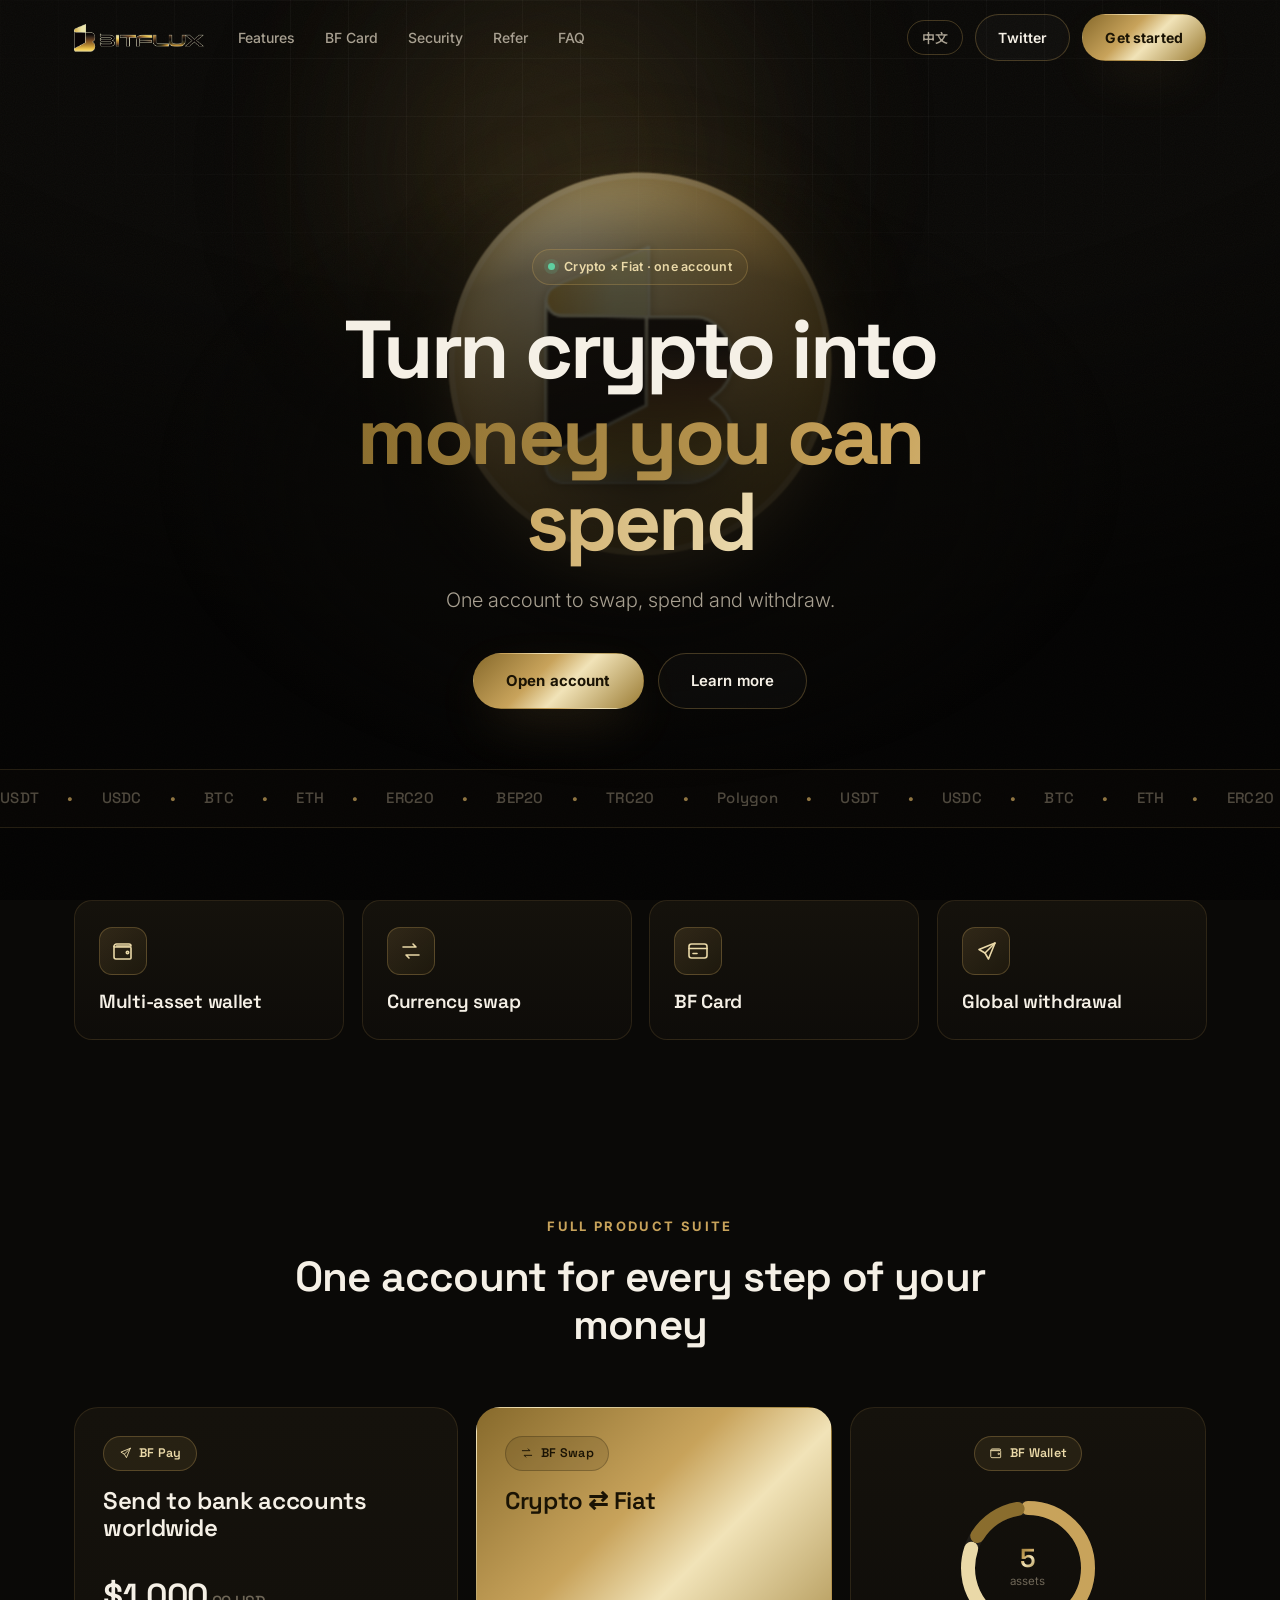
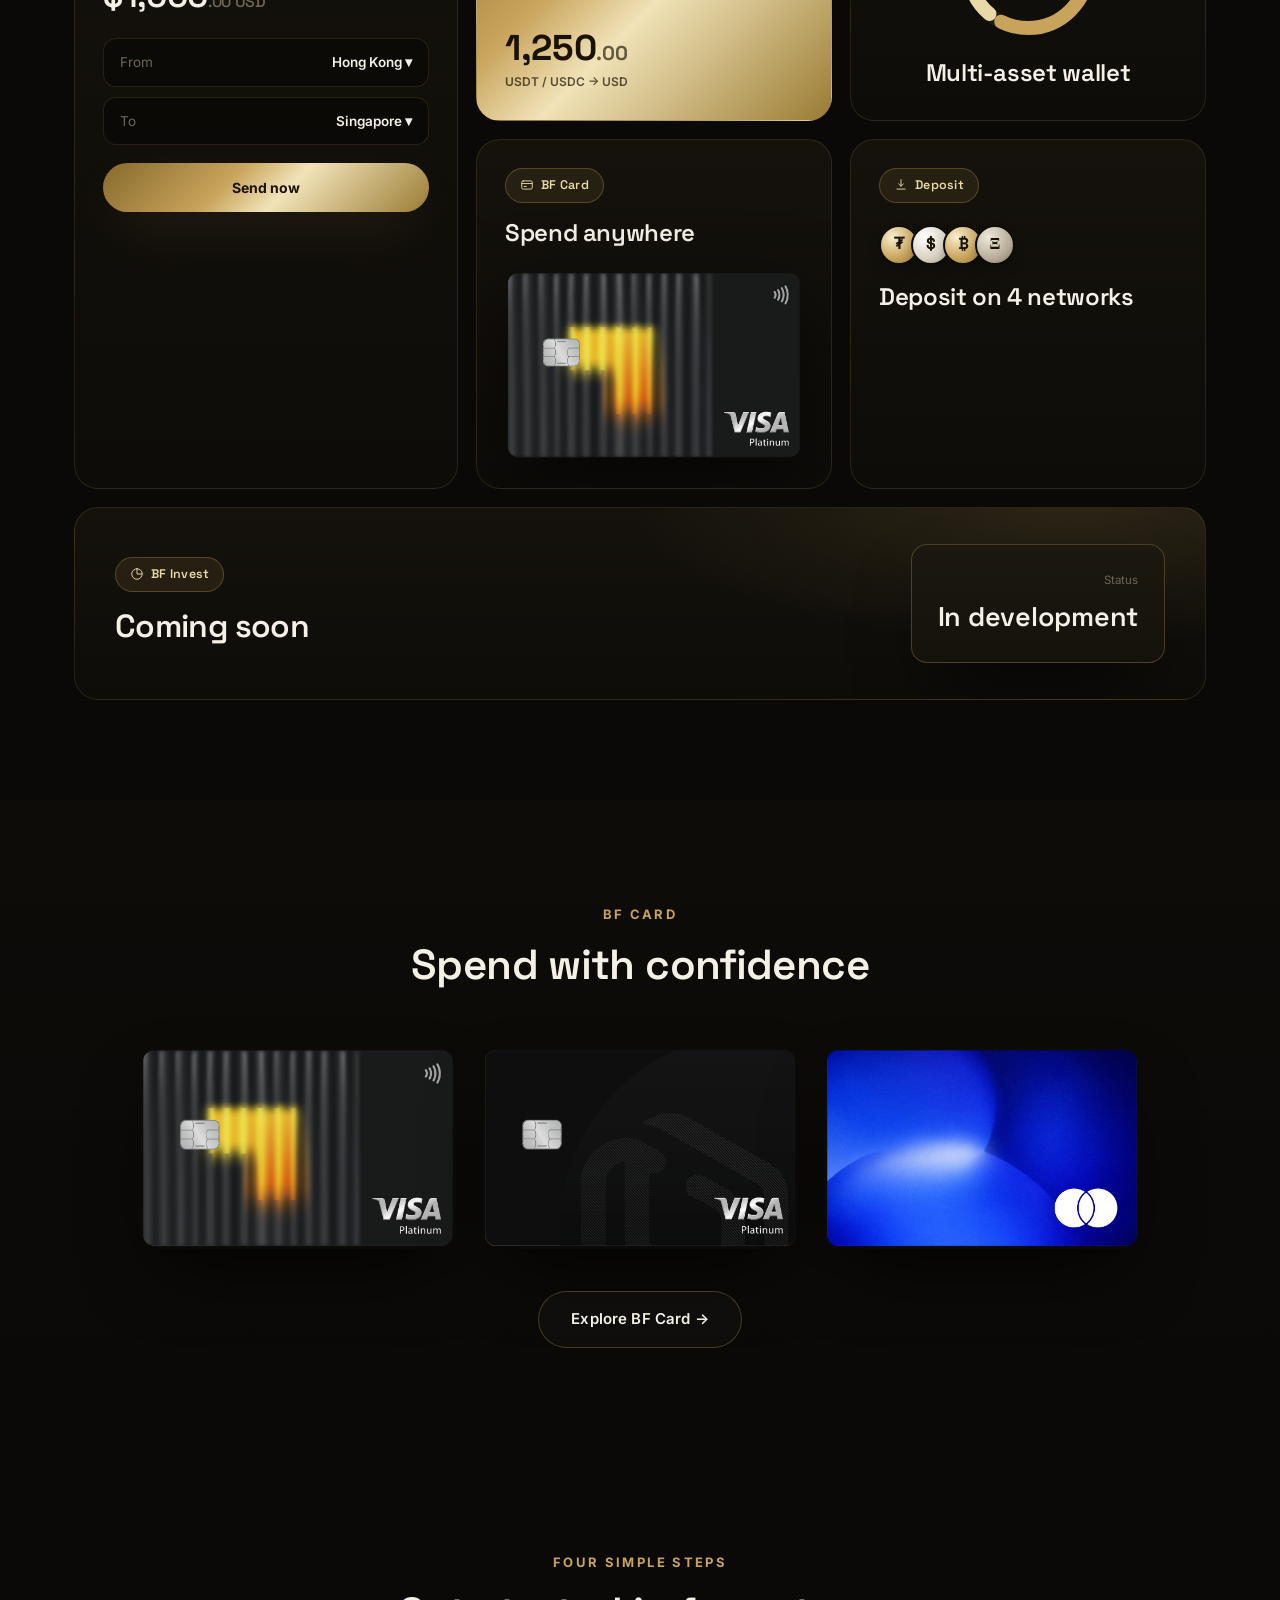
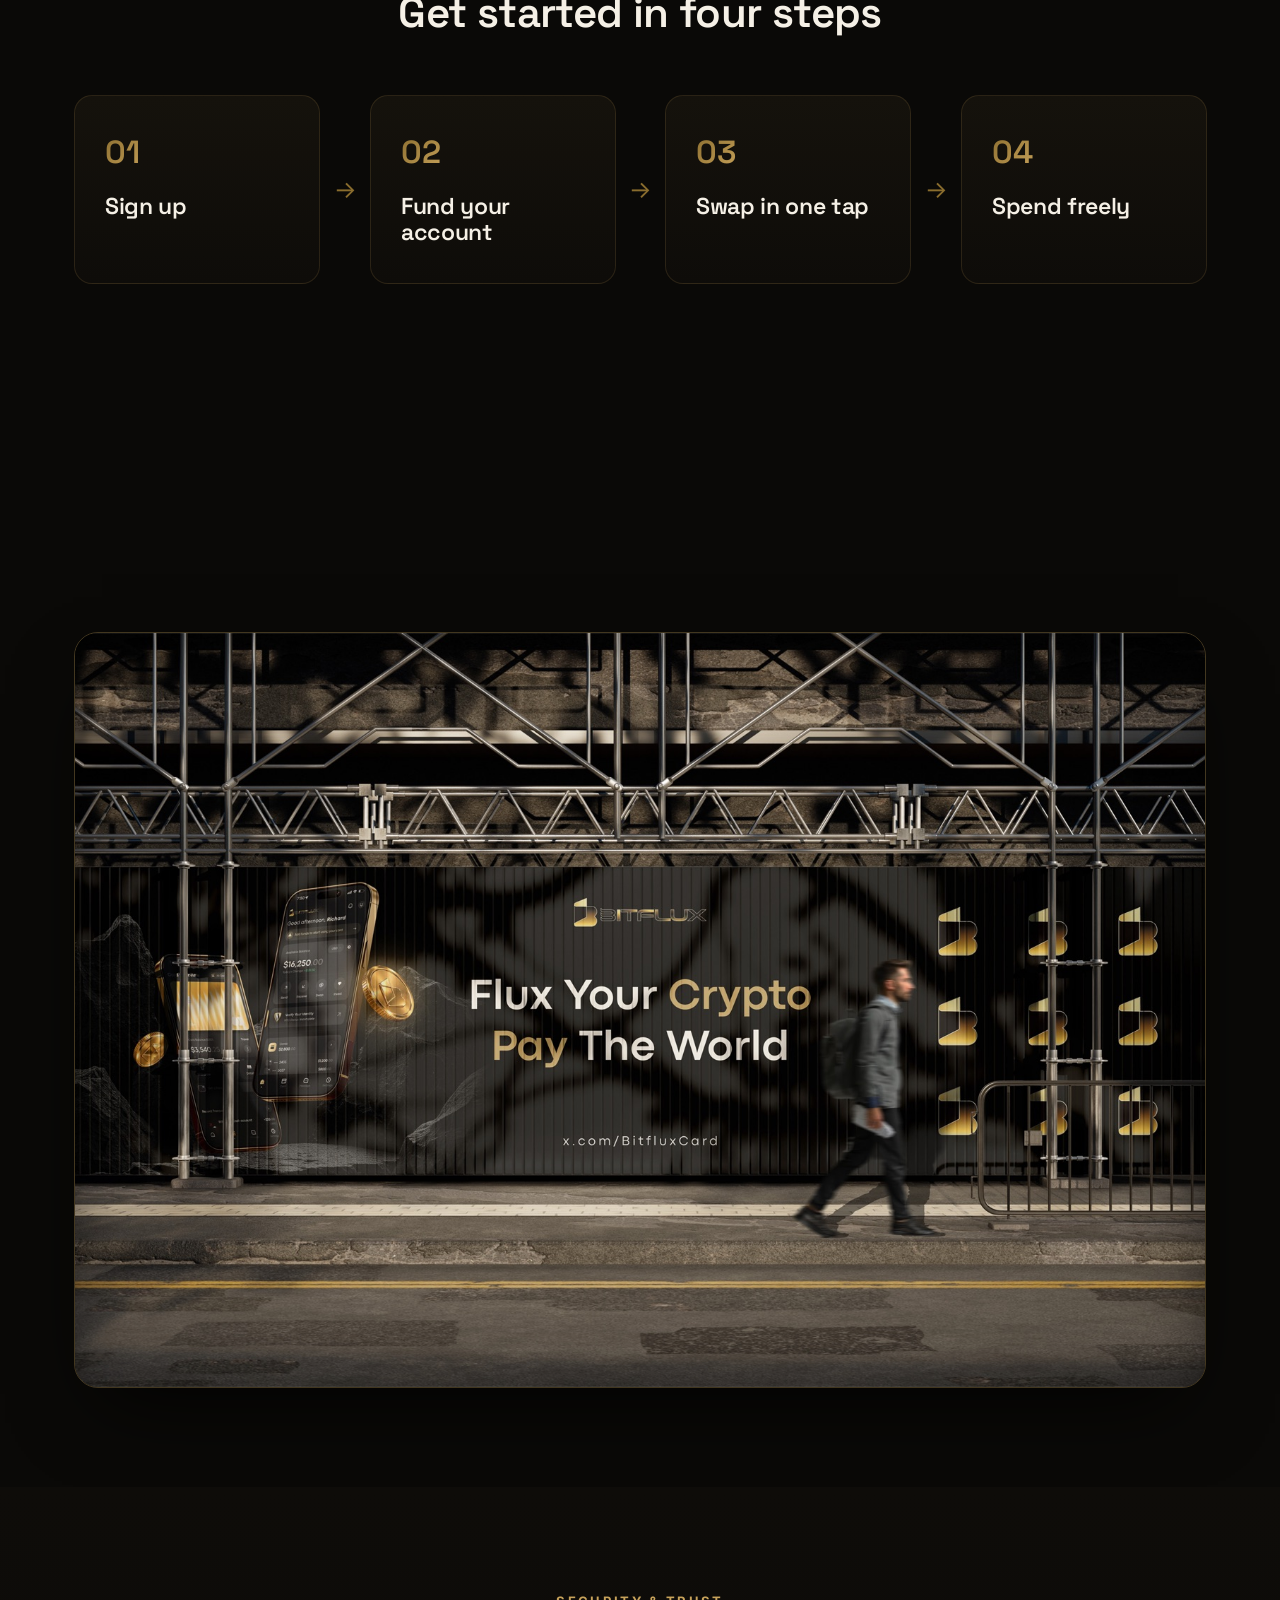
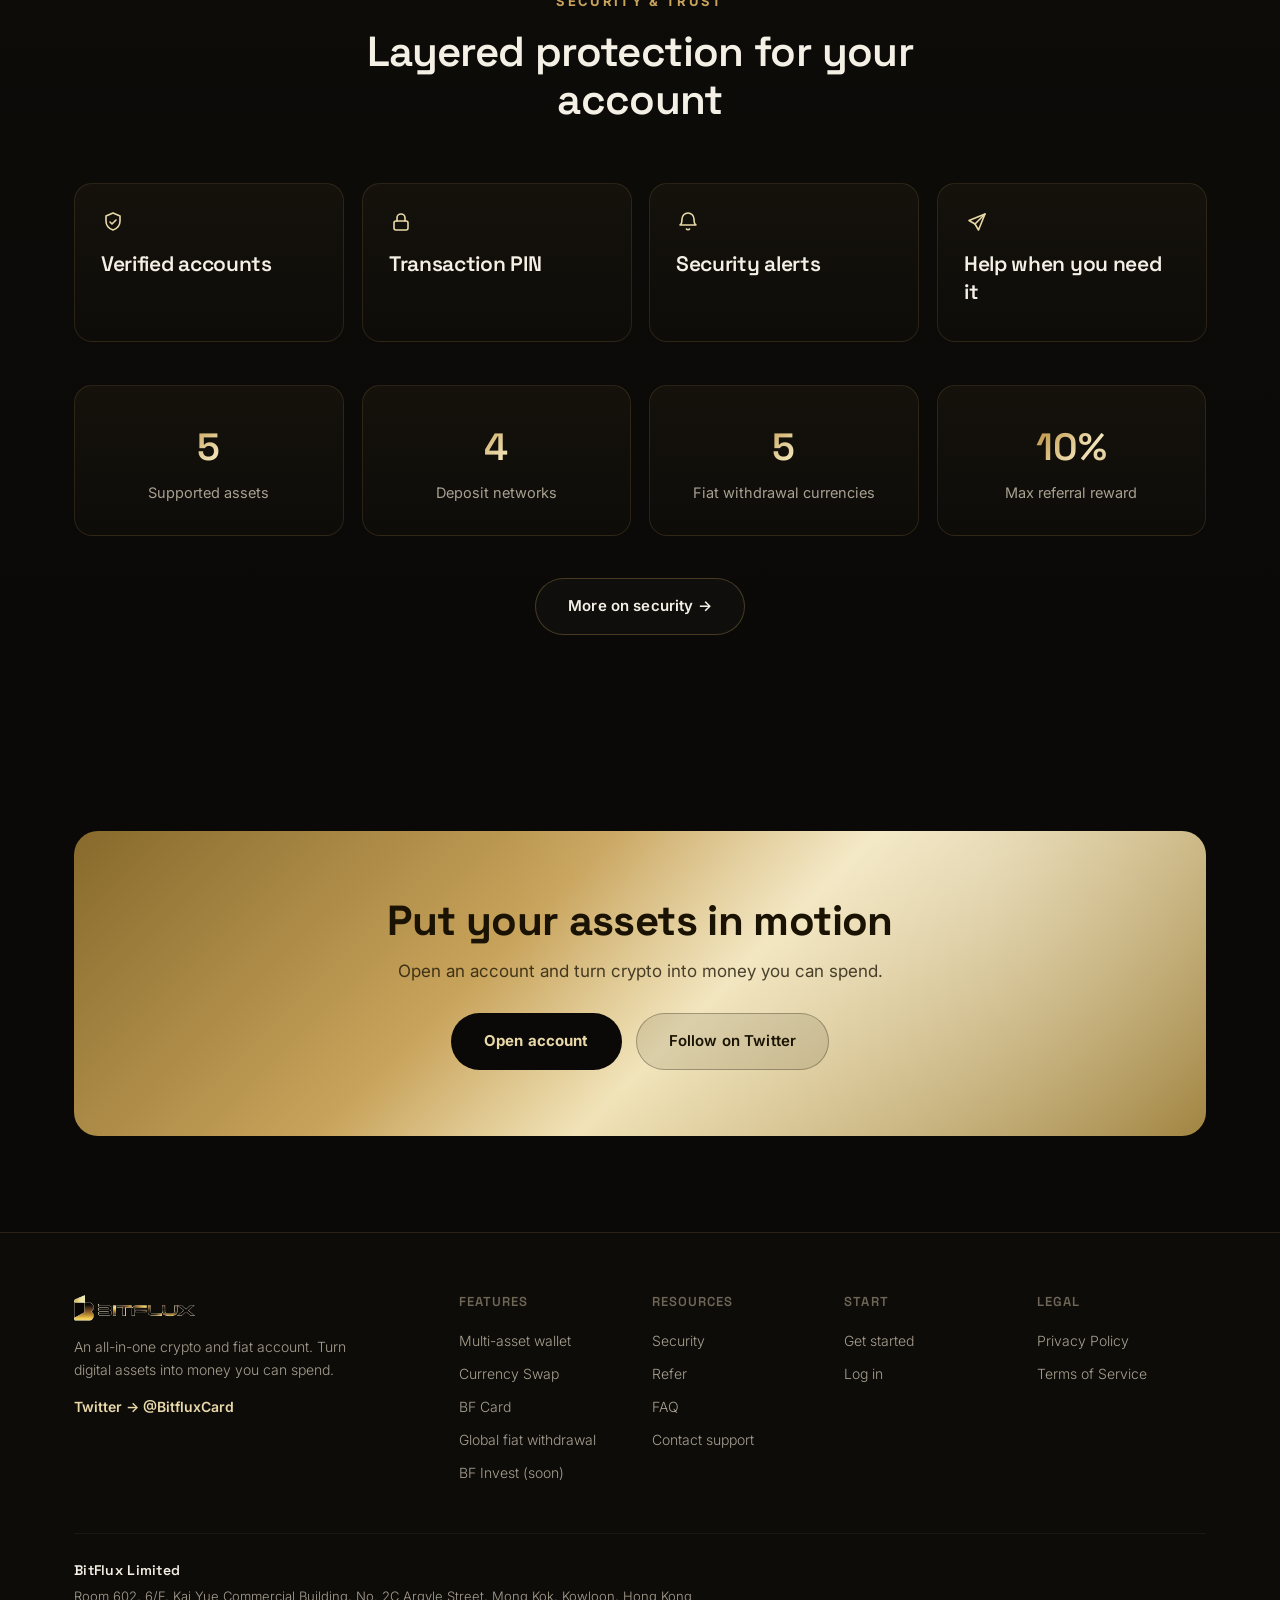
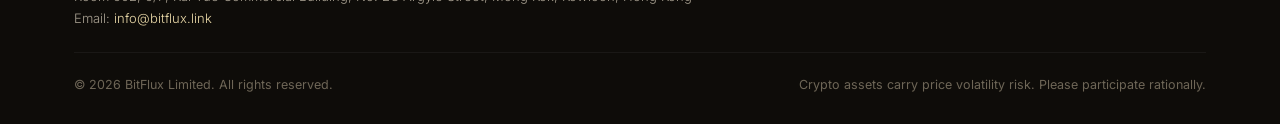
<file: index.html>
<!DOCTYPE html>
<html lang="en">
<head>
  <meta charset="UTF-8" />
  <meta http-equiv="Cache-Control" content="no-cache, no-store, must-revalidate" />
  <meta http-equiv="Pragma" content="no-cache" />
  <meta http-equiv="Expires" content="0" />
  <meta name="viewport" content="width=device-width, initial-scale=1.0" />
  <title>BITFLUX · Turn crypto into money you can spend</title>
  <meta name="description" content="BITFLUX is an all-in-one crypto and fiat account: multi-currency wallet, currency swap, BF Card, global fiat withdrawal and multi-chain deposit & withdraw." />
  <meta name="theme-color" content="#0A0907" />
  <link rel="icon" type="image/png" href="assets/bitflux-favicon.png" />
  <link rel="canonical" href="https://www.bitflux.link/" />
  <meta property="og:site_name" content="BITFLUX" />
  <meta property="og:locale" content="en_US" />
  <meta property="og:title" content="BITFLUX · Turn crypto into money you can spend" />
  <meta property="og:description" content="Multi-currency wallet · Currency swap · BF Card · Global fiat withdrawal · Multi-chain deposit" />
  <meta property="og:type" content="website" />
  <meta property="og:url" content="https://www.bitflux.link/" />
  <meta property="og:image" content="https://www.bitflux.link/assets/posters/billboard.jpg" />
  <meta name="twitter:card" content="summary_large_image" />
  <meta name="twitter:site" content="@BitfluxCard" />
  <meta name="twitter:title" content="BITFLUX · Turn crypto into money you can spend" />
  <meta name="twitter:description" content="Multi-currency wallet · Currency swap · BF Card · Global fiat withdrawal · Multi-chain deposit" />
  <meta name="twitter:image" content="https://www.bitflux.link/assets/posters/billboard.jpg" />
  <link rel="preconnect" href="https://fonts.googleapis.com" />
  <link rel="preconnect" href="https://fonts.gstatic.com" crossorigin />
  <link href="https://fonts.googleapis.com/css2?family=Inter:wght@300;400;500;600;700&family=Space+Grotesk:wght@500;600;700&family=Noto+Sans+SC:wght@300;400;500;700&display=swap" rel="stylesheet" />
  <link rel="stylesheet" href="styles.css?v=20261023f" />
</head>
<body class="page-home" data-i18n-title="title_home" data-i18n-desc="meta_home">
  <!-- ===== SVG icon sprite ===== -->
  <svg class="svg-defs" aria-hidden="true" focusable="false" xmlns="http://www.w3.org/2000/svg">
    <symbol id="i-wallet" viewBox="0 0 24 24"><path d="M3 7.5A2.5 2.5 0 0 1 5.5 5H18a2 2 0 0 1 2 2v0H5.5"/><path d="M3 7.5V18a2 2 0 0 0 2 2h14a1 1 0 0 0 1-1V9a1 1 0 0 0-1-1H4"/><circle cx="16.5" cy="13.5" r="1.2"/></symbol>
    <symbol id="i-swap" viewBox="0 0 24 24"><path d="M4 8h13l-3-3"/><path d="M20 16H7l3 3"/></symbol>
    <symbol id="i-card" viewBox="0 0 24 24"><rect x="3" y="5" width="18" height="14" rx="2.5"/><path d="M3 9.5h18"/><path d="M7 14.5h4"/></symbol>
    <symbol id="i-send" viewBox="0 0 24 24"><path d="M21 4 11 14"/><path d="M21 4 14.5 20l-3.5-6L5 10.5 21 4Z"/></symbol>
    <symbol id="i-deposit" viewBox="0 0 24 24"><path d="M12 3v11"/><path d="m8 10 4 4 4-4"/><path d="M5 19h14"/></symbol>
    <symbol id="i-gift" viewBox="0 0 24 24"><rect x="4" y="9" width="16" height="11" rx="1.5"/><path d="M4 13h16M12 9v11"/><path d="M12 9c-1.5-3-5-3-5-1 0 1.5 2 2 5 2 3 0 5-.5 5-2 0-2-3.5-2-5 1Z"/></symbol>
    <symbol id="i-shield" viewBox="0 0 24 24"><path d="M12 3 5 6v5c0 4.2 3 7.6 7 9 4-1.4 7-4.8 7-9V6l-7-3Z"/><path d="m9 12 2 2 4-4"/></symbol>
    <symbol id="i-earn" viewBox="0 0 24 24"><path d="M3 17l6-6 4 4 8-8"/><path d="M14 7h7v7"/></symbol>
    <symbol id="i-invest" viewBox="0 0 24 24"><path d="M21 12A9 9 0 1 1 12 3"/><path d="M12 3a9 9 0 0 1 9 9h-9V3Z"/></symbol>
    <symbol id="i-lock" viewBox="0 0 24 24"><rect x="5" y="11" width="14" height="9" rx="2"/><path d="M8 11V8a4 4 0 0 1 8 0v3"/></symbol>
    <symbol id="i-bell" viewBox="0 0 24 24"><path d="M6 9a6 6 0 1 1 12 0c0 5 2 6 2 6H4s2-1 2-6"/><path d="M10.5 19a1.8 1.8 0 0 0 3 0"/></symbol>
    <symbol id="i-clock" viewBox="0 0 24 24"><circle cx="12" cy="12" r="9"/><path d="M12 7v5l3 3"/></symbol>
  </svg>

  <!-- ===== NAV ===== -->
  <nav class="nav" id="nav">
    <div class="nav-inner">
      <a class="nav-logo" href="index.html" aria-label="BITFLUX"><img src="assets/bitflux-logo.png" alt="BITFLUX" /></a>
      <div class="nav-links">
        <a href="features.html" data-i18n="nav_features">Features</a>
        <a href="card.html" data-i18n="nav_card">BF Card</a>
        <a href="features.html#security" data-i18n="nav_security">Security</a>
        <a href="features.html#referral" data-i18n="nav_referral">Refer</a>
        <a href="features.html#faq" data-i18n="nav_faq">FAQ</a>
      </div>
      <div class="nav-actions">
        <button class="lang-toggle" id="langToggle" aria-label="Switch language">EN</button>
        <a class="btn btn-ghost" href="https://x.com/bitfluxcard" target="_blank" rel="noopener">Twitter</a>
        <a class="btn btn-primary" href="https://app.bitflux.link" target="_blank" rel="noopener" data-i18n="nav_cta">Get started</a>
      </div>
      <button class="nav-burger" id="burger" aria-label="Menu"><span></span><span></span><span></span></button>
    </div>
    <div class="nav-mobile" id="navMobile">
      <a href="features.html" data-i18n="nav_features">Features</a>
      <a href="card.html" data-i18n="nav_card">BF Card</a>
      <a href="features.html#security" data-i18n="nav_security">Security</a>
      <a href="features.html#referral" data-i18n="nav_referral">Refer</a>
      <a href="features.html#faq" data-i18n="nav_faq">FAQ</a>
      <a class="btn btn-primary" href="https://app.bitflux.link" target="_blank" rel="noopener" data-i18n="nav_cta">Get started</a>
      <button class="lang-toggle lang-toggle-mobile" id="langToggleMobile" aria-label="Switch language">English</button>
    </div>
  </nav>

  <main id="top">
    <!-- ===== HERO (minimal · spinning coin) ===== -->
    <section class="hero-min">
      <div class="hero-min-bg" aria-hidden="true">
        <div class="glow glow-1"></div>
        <div class="glow glow-2"></div>
        <div class="grid-lines"></div>
        <!-- 3D spinning gold coin -->
        <div class="coin-stage">
          <div class="coin">
            <div class="coin-face coin-front"><img src="assets/bitflux-icon.png" alt="" /></div>
            <div class="coin-face coin-back"><span>₿</span></div>
            <div class="coin-edge"></div>
          </div>
        </div>
      </div>

      <div class="hero-min-inner">
        <span class="pill"><span class="pill-dot"></span><span data-i18n="hero_pill">Crypto × Fiat · one account</span></span>
        <h1 class="hero-min-title"><span data-i18n="hero_title_1">Turn crypto into</span><br /><span class="gold" data-i18n="hero_title_2">money you can spend</span></h1>
        <p class="hero-min-sub" data-i18n="hero_sub">One account to swap, spend and withdraw.</p>
        <div class="hero-min-cta">
          <a class="btn btn-primary btn-lg" href="https://app.bitflux.link" target="_blank" rel="noopener" data-i18n="hero_cta1">Open account</a>
          <a class="btn btn-ghost btn-lg" href="features.html" data-i18n="hero_cta2">Learn more</a>
        </div>
      </div>

      <div class="marquee" aria-hidden="true">
        <div class="marquee-track">
          <span>USDT</span><span class="dot">•</span><span>USDC</span><span class="dot">•</span><span>BTC</span><span class="dot">•</span><span>ETH</span><span class="dot">•</span><span>ERC20</span><span class="dot">•</span><span>BEP20</span><span class="dot">•</span><span>TRC20</span><span class="dot">•</span><span>Polygon</span><span class="dot">•</span>
          <span>USDT</span><span class="dot">•</span><span>USDC</span><span class="dot">•</span><span>BTC</span><span class="dot">•</span><span>ETH</span><span class="dot">•</span><span>ERC20</span><span class="dot">•</span><span>BEP20</span><span class="dot">•</span><span>TRC20</span><span class="dot">•</span><span>Polygon</span><span class="dot">•</span>
        </div>
      </div>
    </section>

    <!-- ===== HIGHLIGHTS (compact) ===== -->
    <section class="section section-tight">
      <div class="container">
        <div class="highlight-row">
          <a class="hl reveal" href="features.html">
            <div class="hl-ico"><svg class="ico"><use href="#i-wallet"/></svg></div>
            <h3 data-i18n="hl1_t">Multi-asset wallet</h3>
          </a>
          <a class="hl reveal" href="features.html">
            <div class="hl-ico"><svg class="ico"><use href="#i-swap"/></svg></div>
            <h3 data-i18n="hl2_t">Currency swap</h3>
          </a>
          <a class="hl reveal" href="card.html">
            <div class="hl-ico"><svg class="ico"><use href="#i-card"/></svg></div>
            <h3 data-i18n="hl3_t">BF Card</h3>
          </a>
          <a class="hl reveal" href="features.html">
            <div class="hl-ico"><svg class="ico"><use href="#i-send"/></svg></div>
            <h3 data-i18n="hl4_t">Global withdrawal</h3>
          </a>
        </div>
      </div>
    </section>

    <!-- ===== PRODUCT SUITE (full product line) ===== -->
    <section class="section" id="suite">
      <div class="container">
        <div class="section-head reveal">
          <span class="eyebrow" data-i18n="ps_eyebrow">Full product suite</span>
          <h2 class="section-title" data-i18n="ps_title">One account for every step of your money</h2>
        </div>
        <div class="bento">
          <!-- BF Pay — send-money demo (tall) -->
          <div class="bx bx-pay reveal">
            <span class="bx-pill"><svg class="ico"><use href="#i-send"/></svg>BF Pay</span>
            <h3 data-i18n="bxp_t">Send to bank accounts worldwide</h3>
            <div class="bx-amt" aria-hidden="true">$1,000<small>.00 USD</small></div>
            <div class="bx-form" aria-hidden="true">
              <div class="bx-field"><span data-i18n="bxp_from">From</span><b><i data-i18n="bxp_from_v">Hong Kong</i> ▾</b></div>
              <div class="bx-field"><span data-i18n="bxp_to">To</span><b><i data-i18n="bxp_to_v">Singapore</i> ▾</b></div>
              <div class="bx-btn" data-i18n="bxp_btn">Send now</div>
            </div>
          </div>
          <!-- BF Swap — gold accent card -->
          <div class="bx bx-swap reveal">
            <span class="bx-pill"><svg class="ico"><use href="#i-swap"/></svg>BF Swap</span>
            <h3 data-i18n="bxs_t">Crypto ⇄ Fiat</h3>
            <div class="bx-big" aria-hidden="true">1,250<small>.00</small></div>
            <div class="bx-cap" data-i18n="bxs_cap">USDT / USDC → USD</div>
          </div>
          <!-- BF Wallet — asset donut -->
          <div class="bx bx-wallet reveal">
            <span class="bx-pill"><svg class="ico"><use href="#i-wallet"/></svg>BF Wallet</span>
            <div class="donut" aria-hidden="true">
              <svg viewBox="0 0 150 150" width="150" height="150">
                <circle cx="75" cy="75" r="60" fill="none" stroke="rgba(255,255,255,.06)" stroke-width="14"/>
                <circle cx="75" cy="75" r="60" fill="none" stroke="#C8A35B" stroke-width="14" stroke-linecap="round" stroke-dasharray="216 377"/>
                <circle cx="75" cy="75" r="60" fill="none" stroke="#EAD9A8" stroke-width="14" stroke-linecap="round" stroke-dasharray="72 377" stroke-dashoffset="-230"/>
                <circle cx="75" cy="75" r="60" fill="none" stroke="#8A6D2E" stroke-width="14" stroke-linecap="round" stroke-dasharray="50 377" stroke-dashoffset="-316"/>
              </svg>
              <div class="donut-center"><b>5</b><span data-i18n="bxw_c">assets</span></div>
            </div>
            <h3 data-i18n="bxw_t">Multi-asset wallet</h3>
          </div>
          <!-- BF Card — real-looking mini card -->
          <div class="bx bx-card reveal">
            <span class="bx-pill"><svg class="ico"><use href="#i-card"/></svg>BF Card</span>
            <h3 data-i18n="bxc_t">Spend anywhere</h3>
            <img class="bx-cardimg" src="assets/cards/card-gold.png" alt="BITFLUX BF Card" loading="lazy" />
          </div>
          <!-- Deposit — 4 networks (verified in app, see 测试报告-20260628) -->
          <div class="bx bx-earn reveal">
            <span class="bx-pill"><svg class="ico"><use href="#i-deposit"/></svg><span data-i18n="bxd_pill">Deposit</span></span>
            <div class="coin-row" aria-hidden="true">
              <span class="coin-chip">₮</span><span class="coin-chip">$</span><span class="coin-chip">₿</span><span class="coin-chip">Ξ</span>
            </div>
            <h3 data-i18n="bxd_t">Deposit on 4 networks</h3>
          </div>
          <!-- BF Invest — wide statement band -->
          <div class="bx bx-invest reveal">
            <div class="bxi-copy">
              <span class="bx-pill"><svg class="ico"><use href="#i-invest"/></svg>BF Invest</span>
              <h3 data-i18n="bxi_t">Coming soon</h3>
            </div>
            <div class="bxi-stat">
              <span data-i18n="bxi_stat_l">Status</span>
              <b data-i18n="bxi_stat_v">In development</b>
            </div>
          </div>
        </div>
      </div>
    </section>

    <!-- ===== CARD SHOWCASE (real images) ===== -->
    <section class="section section-alt" id="card-teaser">
      <div class="container">
        <div class="section-head reveal">
          <span class="eyebrow" data-i18n="card_eyebrow">BF Card</span>
          <h2 class="section-title" data-i18n="card_title">Spend with confidence</h2>
        </div>
        <div class="card-show reveal">
          <div class="card-show-item"><img src="assets/cards/card-gold.png" alt="BITFLUX Golden Card" loading="lazy" /></div>
          <div class="card-show-item"><img src="assets/cards/card-black.png" alt="BITFLUX Black Card" loading="lazy" /></div>
          <div class="card-show-item"><img src="assets/cards/card-blue.png" alt="BITFLUX Blue Card" loading="lazy" /></div>
        </div>
        <div class="center-cta reveal">
          <a class="btn btn-ghost btn-lg" href="card.html" data-i18n="card_more">Explore BF Card →</a>
        </div>
      </div>
    </section>

    <!-- ===== HOW IT WORKS (4 simple steps) ===== -->
    <section class="section" id="how">
      <div class="container">
        <div class="section-head reveal">
          <span class="eyebrow" data-i18n="hw_eyebrow">Four simple steps</span>
          <h2 class="section-title" data-i18n="hw_title">Get started in four steps</h2>
        </div>
        <div class="steps">
          <div class="step reveal">
            <div class="step-num">01</div>
            <h3 data-i18n="hw1_t">Sign up</h3>
          </div>
          <div class="step-arrow" aria-hidden="true">→</div>
          <div class="step reveal">
            <div class="step-num">02</div>
            <h3 data-i18n="hw2_t">Fund your account</h3>
          </div>
          <div class="step-arrow" aria-hidden="true">→</div>
          <div class="step reveal">
            <div class="step-num">03</div>
            <h3 data-i18n="hw3_t">Swap in one tap</h3>
          </div>
          <div class="step-arrow" aria-hidden="true">→</div>
          <div class="step reveal">
            <div class="step-num">04</div>
            <h3 data-i18n="hw4_t">Spend freely</h3>
          </div>
        </div>
      </div>
    </section>

    <!-- ===== BRAND PRESENCE (billboard) ===== -->
    <section class="section" id="brand">
      <div class="container">
        <div class="section-head reveal">
          <span class="eyebrow" data-i18n="bb_eyebrow">Brand</span>
          <h2 class="section-title" data-i18n="bb_title">Flux your crypto, pay the world</h2>
        </div>
        <div class="billboard reveal">
          <img src="assets/posters/billboard.jpg" alt="BITFLUX brand poster" loading="lazy" />
        </div>
      </div>
    </section>

    <!-- ===== SECURITY & TRUST ===== -->
    <section class="section section-alt" id="trust">
      <div class="container">
        <div class="section-head reveal">
          <span class="eyebrow" data-i18n="tr_eyebrow">Security &amp; trust</span>
          <h2 class="section-title" data-i18n="tr_title">Layered protection for your account</h2>
        </div>
        <div class="why-grid">
          <div class="why-card reveal">
            <div class="why-ico"><svg class="ico"><use href="#i-shield"/></svg></div>
            <h3 data-i18n="tr1_t">Verified accounts</h3>
          </div>
          <div class="why-card reveal">
            <div class="why-ico"><svg class="ico"><use href="#i-lock"/></svg></div>
            <h3 data-i18n="tr2_t">Transaction PIN</h3>
          </div>
          <div class="why-card reveal">
            <div class="why-ico"><svg class="ico"><use href="#i-bell"/></svg></div>
            <h3 data-i18n="tr3_t">Security alerts</h3>
          </div>
          <div class="why-card reveal">
            <div class="why-ico"><svg class="ico"><use href="#i-send"/></svg></div>
            <h3 data-i18n="tr4_t">Help when you need it</h3>
          </div>
        </div>
        <div class="stat-band reveal" style="margin-top:44px">
          <div><strong data-count="5">5</strong><span data-i18n="ts1">Supported assets</span></div>
          <div><strong data-count="4">4</strong><span data-i18n="ts2">Deposit networks</span></div>
          <div><strong data-count="5">5</strong><span data-i18n="ts3">Fiat withdrawal currencies</span></div>
          <div><strong data-count="10" data-suffix="%">10%</strong><span data-i18n="ts4">Max referral reward</span></div>
        </div>
        <div class="center-cta reveal">
          <a class="btn btn-ghost btn-lg" href="features.html#security" data-i18n="tr_more">More on security →</a>
        </div>
      </div>
    </section>

    <!-- ===== CTA ===== -->
    <section class="cta">
      <div class="container">
        <div class="cta-box reveal">
          <h2 data-i18n="cta_title">Put your assets in motion</h2>
          <p data-i18n="cta_sub">Open an account and turn crypto into money you can spend.</p>
          <div class="cta-actions">
            <a class="btn btn-primary btn-lg" href="https://app.bitflux.link" target="_blank" rel="noopener" data-i18n="cta_b1">Open account</a>
            <a class="btn btn-ghost btn-lg" href="https://x.com/bitfluxcard" target="_blank" rel="noopener" data-i18n="cta_b2">Follow on Twitter</a>
          </div>
        </div>
      </div>
    </section>
  </main>

  <!-- ===== FOOTER ===== -->
  <footer class="footer">
    <div class="container">
      <div class="footer-inner">
        <div class="footer-brand">
          <img src="assets/bitflux-logo.png" alt="BITFLUX" />
          <p data-i18n="foot_desc">An all-in-one crypto and fiat account. Turn digital assets into money you can spend.</p>
          <a class="footer-tg" href="https://x.com/bitfluxcard" target="_blank" rel="noopener">Twitter → @BitfluxCard</a>
        </div>
        <div class="footer-cols">
          <div>
            <h4 data-i18n="foot_product">Features</h4>
            <a href="features.html" data-i18n="f1_t">Multi-asset wallet</a>
            <a href="features.html" data-i18n="f2_t">Currency Swap</a>
            <a href="card.html" data-i18n="nav_card">BF Card</a>
            <a href="features.html" data-i18n="f4_t">Global fiat withdrawal</a>
            <a href="coming-soon.html?p=BF%20Invest" data-i18n="foot_invest">BF Invest (soon)</a>
          </div>
          <div>
            <h4 data-i18n="foot_resource">Resources</h4>
            <a href="features.html#security" data-i18n="nav_security">Security</a>
            <a href="features.html#referral" data-i18n="nav_referral">Refer</a>
            <a href="features.html#faq" data-i18n="nav_faq">FAQ</a>
            <a href="mailto:info@bitflux.link" data-i18n="foot_support">Contact support</a>
          </div>
          <div>
            <h4 data-i18n="foot_start">Start</h4>
            <a href="https://app.bitflux.link" target="_blank" rel="noopener" data-i18n="nav_cta">Get started</a>
            <a href="https://app.bitflux.link" target="_blank" rel="noopener" data-i18n="foot_login">Log in</a>
          </div>
          <div>
            <h4 data-i18n="foot_legal">Legal</h4>
            <a href="privacy.html" data-i18n="foot_privacy">Privacy Policy</a>
            <a href="terms.html" data-i18n="foot_terms">Terms of Service</a>
          </div>
        </div>
      </div>
      <div class="footer-company">
        <p class="fc-name">BitFlux Limited</p>
        <address>Room 602, 6/F, Kai Yue Commercial Building, No. 2C Argyle Street, Mong Kok, Kowloon, Hong Kong</address>
        <p><span data-i18n="foot_email_l">Email: </span><a href="mailto:info@bitflux.link">info@bitflux.link</a></p>
      </div>
      <div class="footer-bottom">
        <span>© 2026 BitFlux Limited. All rights reserved.</span>
        <!-- build 20261023f -->
        <span data-i18n="foot_disclaimer">Crypto assets carry price volatility risk. Please participate rationally.</span>
      </div>
    </div>
  </footer>

  <script src="app.js?v=20261023f"></script>
</body>
</html>
</file>
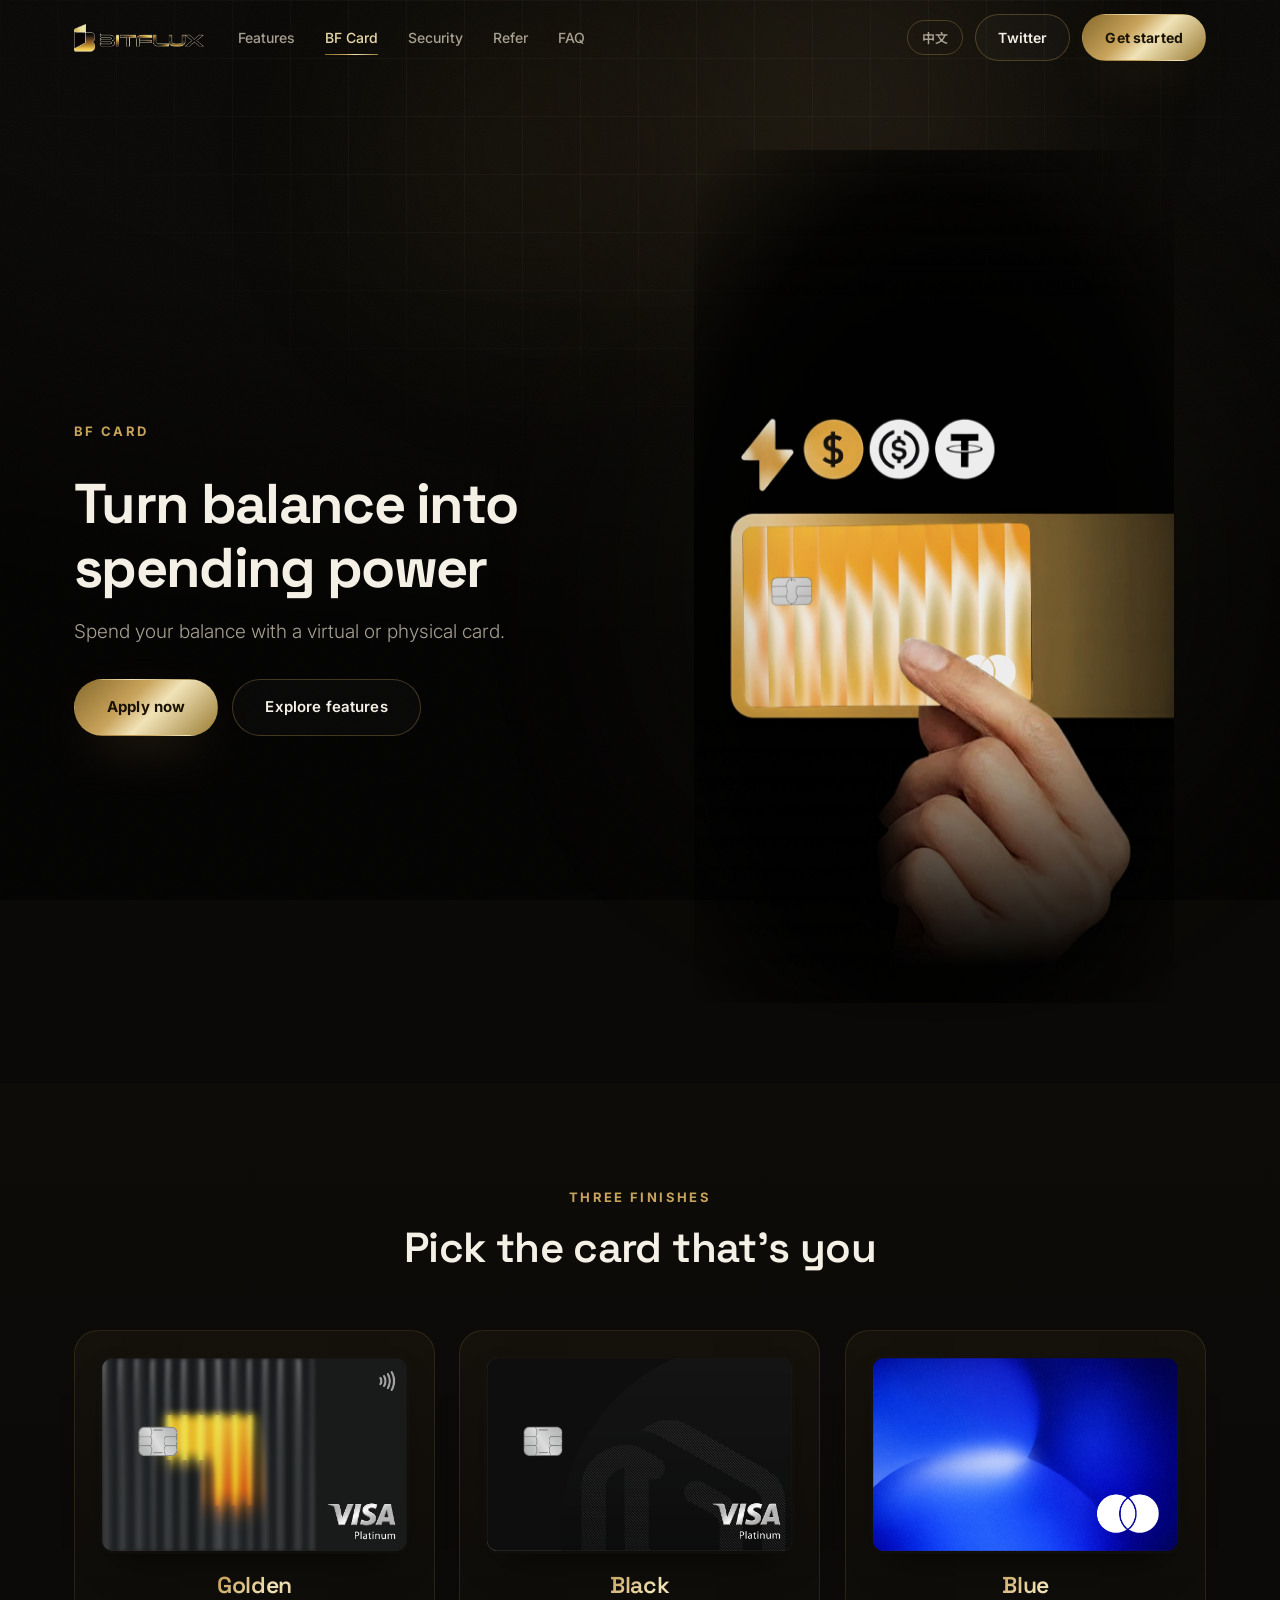
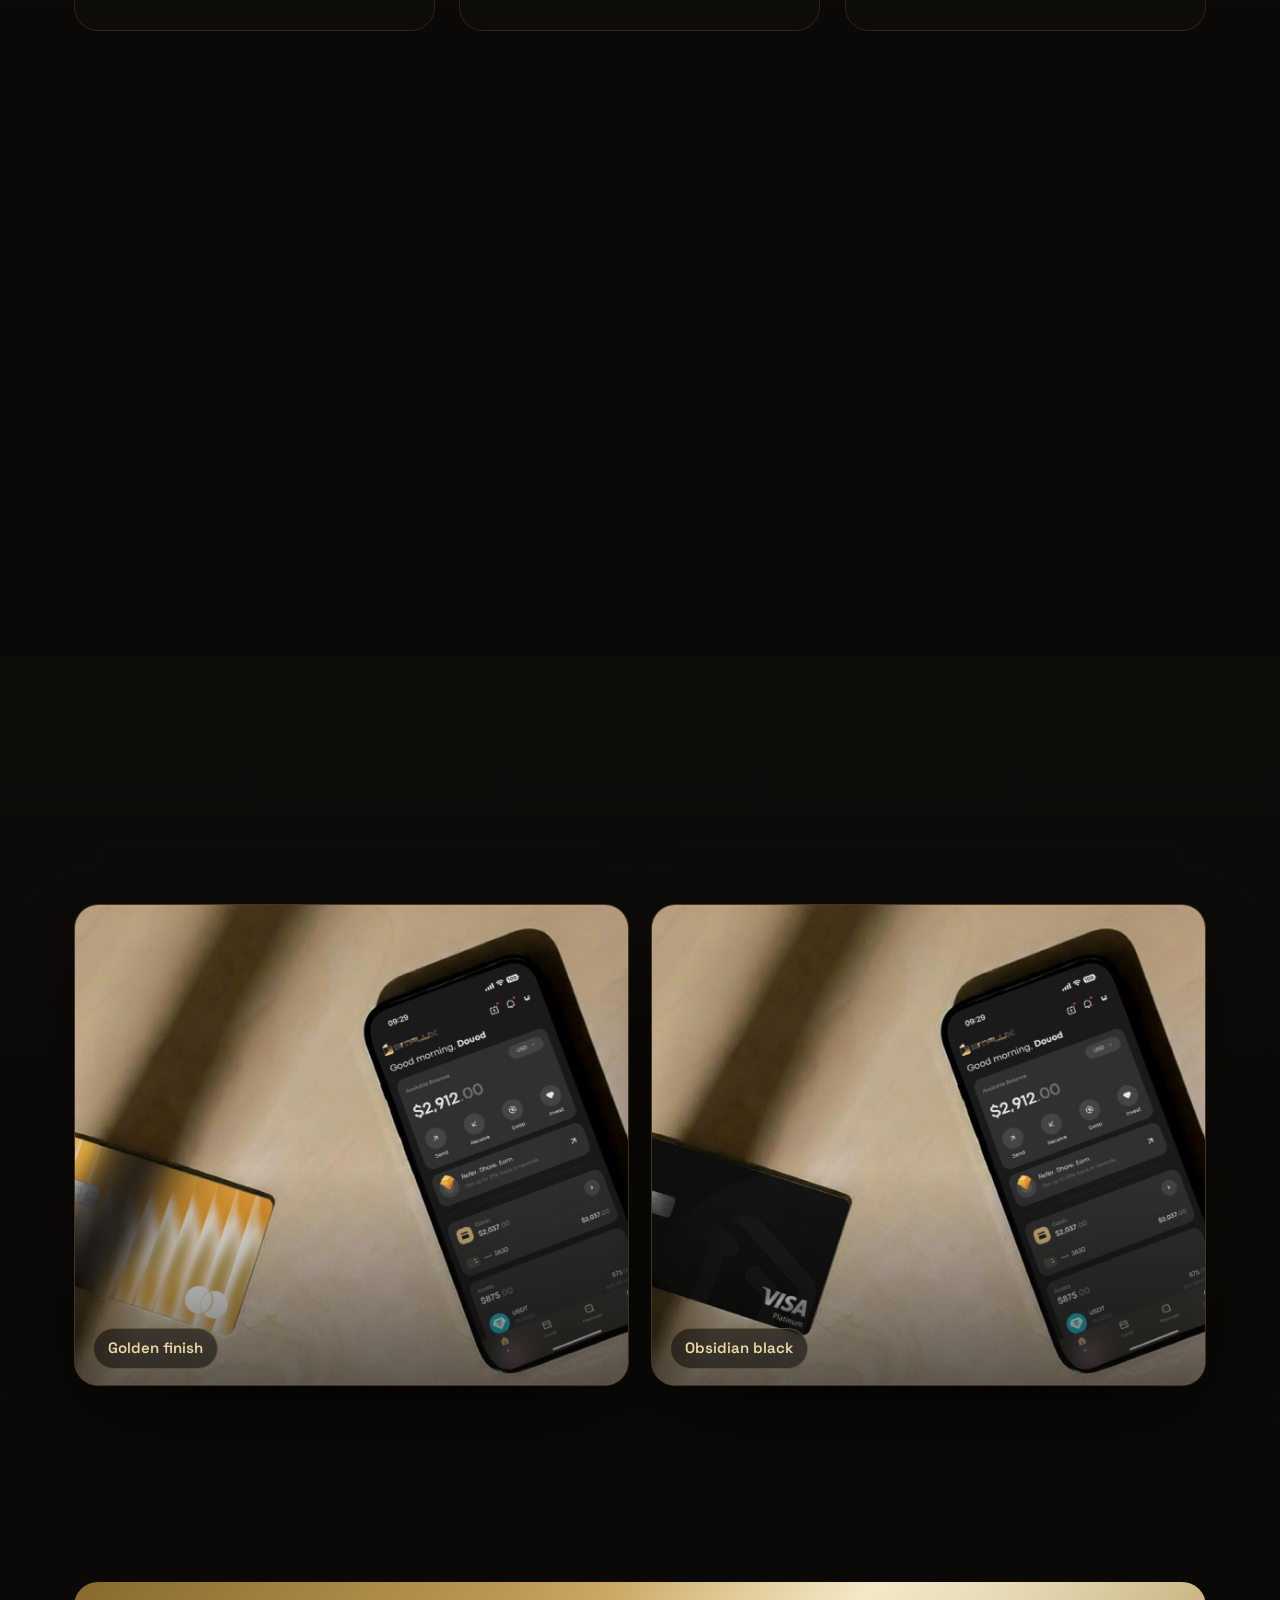
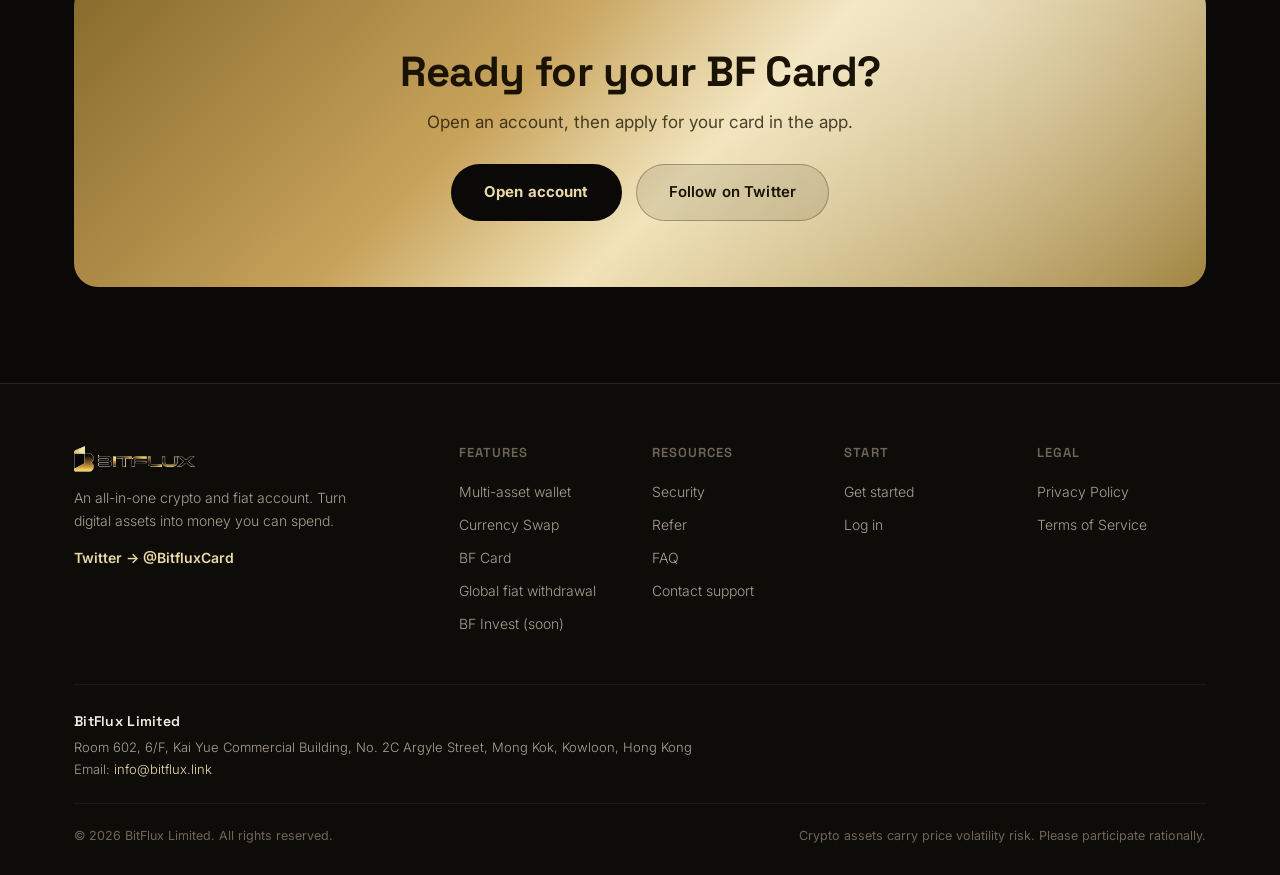
<file: card.html>
<!DOCTYPE html>
<html lang="en">
<head>
  <meta charset="UTF-8" />
  <meta http-equiv="Cache-Control" content="no-cache, no-store, must-revalidate" />
  <meta http-equiv="Pragma" content="no-cache" />
  <meta http-equiv="Expires" content="0" />
  <meta name="viewport" content="width=device-width, initial-scale=1.0" />
  <title>BF Card · BITFLUX</title>
  <meta name="description" content="BITFLUX BF Card — virtual and physical cards. Spend your balance online and in stores. Three designs: Golden, Black, Blue." />
  <meta name="theme-color" content="#0A0907" />
  <link rel="icon" type="image/png" href="assets/bitflux-favicon.png" />
  <link rel="canonical" href="https://www.bitflux.link/card.html" />
  <meta property="og:site_name" content="BITFLUX" />
  <meta property="og:locale" content="en_US" />
  <meta property="og:title" content="BF Card · BITFLUX" />
  <meta property="og:description" content="Virtual and physical cards. Spend your balance online and in stores. Three designs: Golden, Black, Blue." />
  <meta property="og:type" content="website" />
  <meta property="og:url" content="https://www.bitflux.link/card.html" />
  <meta property="og:image" content="https://www.bitflux.link/assets/posters/billboard.jpg" />
  <meta name="twitter:card" content="summary_large_image" />
  <meta name="twitter:site" content="@BitfluxCard" />
  <meta name="twitter:title" content="BF Card · BITFLUX" />
  <meta name="twitter:description" content="Virtual and physical cards. Spend your balance online and in stores. Three designs: Golden, Black, Blue." />
  <meta name="twitter:image" content="https://www.bitflux.link/assets/posters/billboard.jpg" />
  <link rel="preconnect" href="https://fonts.googleapis.com" />
  <link rel="preconnect" href="https://fonts.gstatic.com" crossorigin />
  <link href="https://fonts.googleapis.com/css2?family=Inter:wght@300;400;500;600;700&family=Space+Grotesk:wght@500;600;700&family=Noto+Sans+SC:wght@300;400;500;700&display=swap" rel="stylesheet" />
  <link rel="stylesheet" href="styles.css?v=20261023f" />
</head>
<body class="page-sub" data-i18n-title="title_card" data-i18n-desc="meta_card">
  <svg class="svg-defs" aria-hidden="true" focusable="false" xmlns="http://www.w3.org/2000/svg">
    <symbol id="i-card" viewBox="0 0 24 24"><rect x="3" y="5" width="18" height="14" rx="2.5"/><path d="M3 9.5h18"/><path d="M7 14.5h4"/></symbol>
    <symbol id="i-swap" viewBox="0 0 24 24"><path d="M4 8h13l-3-3"/><path d="M20 16H7l3 3"/></symbol>
    <symbol id="i-globe" viewBox="0 0 24 24"><circle cx="12" cy="12" r="9"/><path d="M3 12h18M12 3c2.5 2.5 2.5 15 0 18M12 3c-2.5 2.5-2.5 15 0 18"/></symbol>
    <symbol id="i-shield" viewBox="0 0 24 24"><path d="M12 3 5 6v5c0 4.2 3 7.6 7 9 4-1.4 7-4.8 7-9V6l-7-3Z"/><path d="m9 12 2 2 4-4"/></symbol>
    <symbol id="i-spark" viewBox="0 0 24 24"><path d="M12 3v6M12 15v6M3 12h6M15 12h6"/><path d="m6 6 3 3M15 15l3 3M18 6l-3 3M9 15l-3 3"/></symbol>
  </svg>

  <!-- ===== NAV ===== -->
  <nav class="nav" id="nav">
    <div class="nav-inner">
      <a class="nav-logo" href="index.html" aria-label="BITFLUX"><img src="assets/bitflux-logo.png" alt="BITFLUX" /></a>
      <div class="nav-links">
        <a href="features.html" data-i18n="nav_features">Features</a>
        <a href="card.html" class="active" data-i18n="nav_card">BF Card</a>
        <a href="features.html#security" data-i18n="nav_security">Security</a>
        <a href="features.html#referral" data-i18n="nav_referral">Refer</a>
        <a href="features.html#faq" data-i18n="nav_faq">FAQ</a>
      </div>
      <div class="nav-actions">
        <button class="lang-toggle" id="langToggle" aria-label="Switch language">EN</button>
        <a class="btn btn-ghost" href="https://x.com/bitfluxcard" target="_blank" rel="noopener">Twitter</a>
        <a class="btn btn-primary" href="https://app.bitflux.link" target="_blank" rel="noopener" data-i18n="nav_cta">Get started</a>
      </div>
      <button class="nav-burger" id="burger" aria-label="Menu"><span></span><span></span><span></span></button>
    </div>
    <div class="nav-mobile" id="navMobile">
      <a href="features.html" data-i18n="nav_features">Features</a>
      <a href="card.html" data-i18n="nav_card">BF Card</a>
      <a href="features.html#security" data-i18n="nav_security">Security</a>
      <a href="features.html#referral" data-i18n="nav_referral">Refer</a>
      <a href="features.html#faq" data-i18n="nav_faq">FAQ</a>
      <a class="btn btn-primary" href="https://app.bitflux.link" target="_blank" rel="noopener" data-i18n="nav_cta">Get started</a>
      <button class="lang-toggle lang-toggle-mobile" id="langToggleMobile" aria-label="Switch language">English</button>
    </div>
  </nav>

  <main id="top">
    <!-- ===== CARD HERO ===== -->
    <section class="card-hero">
      <div class="subhero-bg" aria-hidden="true"><div class="glow glow-1"></div><div class="glow glow-2"></div><div class="grid-lines"></div></div>
      <div class="container card-hero-inner">
        <div class="card-hero-copy">
          <span class="eyebrow" data-i18n="card_eyebrow">BF Card</span>
          <h1 class="subhero-title" data-i18n="cardp_title">Turn balance into spending power</h1>
          <p class="subhero-sub" data-i18n="cardp_lead">Spend your balance with a virtual or physical card.</p>
          <div class="hero-min-cta">
            <a class="btn btn-primary btn-lg" href="https://app.bitflux.link" target="_blank" rel="noopener" data-i18n="cardp_cta1">Apply now</a>
            <a class="btn btn-ghost btn-lg" href="features.html" data-i18n="cardp_cta2">Explore features</a>
          </div>
        </div>
        <div class="card-hero-visual card-hero-photo">
          <img src="assets/posters/card-hero.jpg" alt="BITFLUX card" />
        </div>
      </div>
    </section>

    <!-- ===== CARD TIERS ===== -->
    <section class="section section-alt" id="tiers">
      <div class="container">
        <div class="section-head reveal">
          <span class="eyebrow" data-i18n="tier_eyebrow">Three finishes</span>
          <h2 class="section-title" data-i18n="tier_title">Pick the card that’s you</h2>
        </div>
        <div class="tier-grid">
          <div class="tier-card reveal">
            <div class="tier-img"><img src="assets/cards/card-gold.png" alt="Golden Card" loading="lazy" /></div>
            <h3 data-i18n="tier1_t">Golden</h3>
          </div>
          <div class="tier-card reveal">
            <div class="tier-img"><img src="assets/cards/card-black.png" alt="Black Card" loading="lazy" /></div>
            <h3 data-i18n="tier2_t">Black</h3>
          </div>
          <div class="tier-card reveal">
            <div class="tier-img"><img src="assets/cards/card-blue.png" alt="Blue Card" loading="lazy" /></div>
            <h3 data-i18n="tier3_t">Blue</h3>
          </div>
        </div>
      </div>
    </section>

    <!-- ===== CARD BENEFITS ===== -->
    <section class="section" id="benefits">
      <div class="container">
        <div class="section-head reveal">
          <span class="eyebrow" data-i18n="ben_eyebrow">Card benefits</span>
          <h2 class="section-title" data-i18n="ben_title">One card, bridging chain and reality</h2>
        </div>
        <div class="why-grid">
          <div class="why-card reveal">
            <div class="why-ico"><svg class="ico"><use href="#i-card"/></svg></div>
            <h3 data-i18n="b1_t">Virtual + physical</h3>
          </div>
          <div class="why-card reveal">
            <div class="why-ico"><svg class="ico"><use href="#i-globe"/></svg></div>
            <h3 data-i18n="b2_t">Accepted worldwide</h3>
          </div>
          <div class="why-card reveal">
            <div class="why-ico"><svg class="ico"><use href="#i-swap"/></svg></div>
            <h3 data-i18n="b3_t">Pay from balance</h3>
          </div>
          <div class="why-card reveal">
            <div class="why-ico"><svg class="ico"><use href="#i-shield"/></svg></div>
            <h3 data-i18n="b4_t">Safe &amp; in control</h3>
          </div>
        </div>
      </div>
    </section>

    <!-- ===== LIFESTYLE (in real life) ===== -->
    <section class="section section-alt" id="lifestyle">
      <div class="container">
        <div class="section-head reveal">
          <span class="eyebrow" data-i18n="ls_eyebrow">In real life</span>
          <h2 class="section-title" data-i18n="ls_title">Built for everyday life</h2>
        </div>
        <div class="lifestyle-grid reveal">
          <figure class="ls-item"><img src="assets/posters/lifestyle-gold.jpg" alt="BITFLUX Golden Card in daily life" loading="lazy" /><figcaption data-i18n="ls_cap1">Golden finish</figcaption></figure>
          <figure class="ls-item"><img src="assets/posters/lifestyle-black.jpg" alt="BITFLUX Black Card in daily life" loading="lazy" /><figcaption data-i18n="ls_cap2">Obsidian black</figcaption></figure>
        </div>
      </div>
    </section>

    <!-- ===== CTA ===== -->
    <section class="cta">
      <div class="container">
        <div class="cta-box reveal">
          <h2 data-i18n="cardp_cta_title">Ready for your BF Card?</h2>
          <p data-i18n="cardp_cta_sub">Open an account, then apply for your card in the app.</p>
          <div class="cta-actions">
            <a class="btn btn-primary btn-lg" href="https://app.bitflux.link" target="_blank" rel="noopener" data-i18n="cta_b1">Open account</a>
            <a class="btn btn-ghost btn-lg" href="https://x.com/bitfluxcard" target="_blank" rel="noopener" data-i18n="cta_b2">Follow on Twitter</a>
          </div>
        </div>
      </div>
    </section>
  </main>

  <!-- ===== FOOTER ===== -->
  <footer class="footer">
    <div class="container">
      <div class="footer-inner">
        <div class="footer-brand">
          <img src="assets/bitflux-logo.png" alt="BITFLUX" />
          <p data-i18n="foot_desc">An all-in-one crypto and fiat account. Turn digital assets into money you can spend.</p>
          <a class="footer-tg" href="https://x.com/bitfluxcard" target="_blank" rel="noopener">Twitter → @BitfluxCard</a>
        </div>
        <div class="footer-cols">
          <div>
            <h4 data-i18n="foot_product">Features</h4>
            <a href="features.html" data-i18n="f1_t">Multi-asset wallet</a>
            <a href="features.html" data-i18n="f2_t">Currency Swap</a>
            <a href="card.html" data-i18n="nav_card">BF Card</a>
            <a href="features.html" data-i18n="f4_t">Global fiat withdrawal</a>
            <a href="coming-soon.html?p=BF%20Invest" data-i18n="foot_invest">BF Invest (soon)</a>
          </div>
          <div>
            <h4 data-i18n="foot_resource">Resources</h4>
            <a href="features.html#security" data-i18n="nav_security">Security</a>
            <a href="features.html#referral" data-i18n="nav_referral">Refer</a>
            <a href="features.html#faq" data-i18n="nav_faq">FAQ</a>
            <a href="mailto:info@bitflux.link" data-i18n="foot_support">Contact support</a>
          </div>
          <div>
            <h4 data-i18n="foot_start">Start</h4>
            <a href="https://app.bitflux.link" target="_blank" rel="noopener" data-i18n="nav_cta">Get started</a>
            <a href="https://app.bitflux.link" target="_blank" rel="noopener" data-i18n="foot_login">Log in</a>
          </div>
          <div>
            <h4 data-i18n="foot_legal">Legal</h4>
            <a href="privacy.html" data-i18n="foot_privacy">Privacy Policy</a>
            <a href="terms.html" data-i18n="foot_terms">Terms of Service</a>
          </div>
        </div>
      </div>
      <div class="footer-company">
        <p class="fc-name">BitFlux Limited</p>
        <address>Room 602, 6/F, Kai Yue Commercial Building, No. 2C Argyle Street, Mong Kok, Kowloon, Hong Kong</address>
        <p><span data-i18n="foot_email_l">Email: </span><a href="mailto:info@bitflux.link">info@bitflux.link</a></p>
      </div>
      <div class="footer-bottom">
        <span>© 2026 BitFlux Limited. All rights reserved.</span>
        <!-- build 20261023f -->
        <span data-i18n="foot_disclaimer">Crypto assets carry price volatility risk. Please participate rationally.</span>
      </div>
    </div>
  </footer>

  <script src="app.js?v=20261023f"></script>
</body>
</html>
</file>
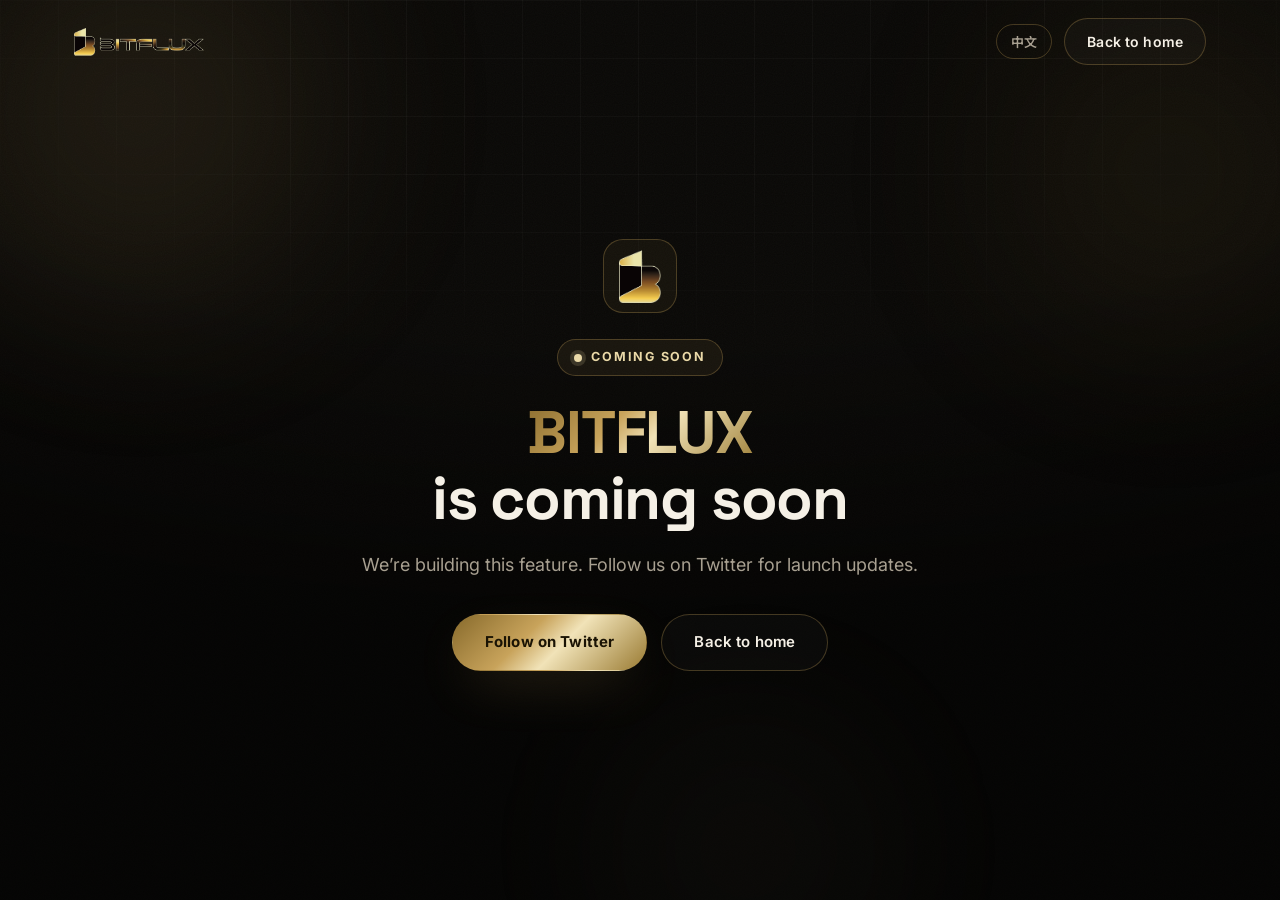
<file: coming-soon.html>
<!DOCTYPE html>
<html lang="en">
<head>
  <meta charset="UTF-8" />
  <meta http-equiv="Cache-Control" content="no-cache, no-store, must-revalidate" />
  <meta http-equiv="Pragma" content="no-cache" />
  <meta http-equiv="Expires" content="0" />
  <meta name="viewport" content="width=device-width, initial-scale=1.0" />
  <title>Coming soon · BITFLUX</title>
  <meta name="robots" content="noindex" />
  <meta name="theme-color" content="#0A0907" />
  <link rel="icon" type="image/png" href="assets/bitflux-favicon.png" />
  <link rel="preconnect" href="https://fonts.googleapis.com" />
  <link rel="preconnect" href="https://fonts.gstatic.com" crossorigin />
  <link href="https://fonts.googleapis.com/css2?family=Inter:wght@300;400;500;600;700;800&family=Space+Grotesk:wght@500;600;700&family=Noto+Sans+SC:wght@400;500;700&display=swap" rel="stylesheet" />
  <link rel="stylesheet" href="styles.css?v=20261023f" />
  <style>
    .cs-nav{position:fixed;top:0;left:0;right:0;z-index:20;display:flex;align-items:center;justify-content:space-between;max-width:1180px;margin:0 auto;padding:18px 24px}
    .cs-nav img{height:28px;width:auto}
    .cs-nav .cs-actions{display:flex;align-items:center;gap:12px}
    .cs-wrap{position:relative;min-height:100vh;display:grid;place-items:center;text-align:center;padding:120px 24px 80px;overflow:hidden}
    .cs-bg{position:absolute;inset:0;z-index:0;overflow:hidden}
    .cs-inner{position:relative;z-index:2;max-width:640px}
    .cs-mark{width:74px;height:74px;border-radius:20px;border:1px solid var(--line-2);background:rgba(200,163,91,.06);display:grid;place-items:center;margin:0 auto 26px}
    .cs-mark img{width:42px;height:auto}
    .cs-badge{display:inline-flex;align-items:center;gap:9px;font-size:12.5px;font-weight:700;letter-spacing:.14em;text-transform:uppercase;color:var(--gold-2);background:rgba(200,163,91,.08);border:1px solid var(--line-2);padding:7px 16px;border-radius:999px;margin-bottom:24px}
    .cs-badge .pill-dot{width:8px;height:8px;border-radius:50%;background:var(--gold-2);box-shadow:0 0 0 4px rgba(234,217,168,.16);animation:pulse 2s infinite}
    .cs-title{font-family:'Space Grotesk','Noto Sans SC',sans-serif;font-weight:700;font-size:clamp(34px,6vw,60px);line-height:1.1;letter-spacing:-.02em;margin-bottom:18px}
    .cs-prod{background:var(--gold-grad);-webkit-background-clip:text;background-clip:text;-webkit-text-fill-color:transparent}
    .cs-sub{font-size:clamp(15px,1.8vw,18px);color:var(--txt-mut);margin-bottom:34px}
    .cs-cta{display:flex;gap:14px;justify-content:center;flex-wrap:wrap;margin-bottom:30px}
  </style>
</head>
<body>
  <header class="cs-nav">
    <a href="index.html" aria-label="BITFLUX home"><img src="assets/bitflux-logo.png" alt="BITFLUX" /></a>
    <div class="cs-actions">
      <button class="lang-toggle" id="langToggle" aria-label="Switch language">EN</button>
      <a class="btn btn-ghost" href="index.html" id="backBtn">Back to home</a>
    </div>
  </header>

  <main class="cs-wrap">
    <div class="cs-bg" aria-hidden="true">
      <div class="glow glow-1"></div><div class="glow glow-2"></div><div class="glow glow-3"></div>
      <div class="grid-lines"></div>
    </div>
    <div class="cs-inner">
      <div class="cs-mark"><img src="assets/bitflux-icon.png" alt="" /></div>
      <span class="cs-badge"><span class="pill-dot"></span><span id="badge">Coming soon</span></span>
      <h1 class="cs-title"><span class="cs-prod" id="prod">BITFLUX</span><br /><span id="soonText">is coming soon</span></h1>
      <p class="cs-sub" id="sub">We’re building this feature. Follow us on Twitter for launch updates.</p>
      <div class="cs-cta">
        <a class="btn btn-primary btn-lg" href="https://x.com/bitfluxcard" target="_blank" rel="noopener" id="cta1">Follow on Twitter</a>
        <a class="btn btn-ghost btn-lg" href="index.html" id="cta2">Back to home</a>
      </div>
    </div>
  </main>

  <script>
    (function () {
      var T = {
        zh: { back: '返回首页', badge: '敬请期待', soon: '即将上线', sub: '这项功能正在开发中。关注我们的 Twitter，获取上线消息。', cta1: '关注 Twitter', cta2: '返回首页', title: '即将上线 · BITFLUX' },
        en: { back: 'Back to home', badge: 'Coming soon', soon: 'is coming soon', sub: 'We\u2019re building this feature. Follow us on Twitter for launch updates.', cta1: 'Follow on Twitter', cta2: 'Back to home', title: 'Coming soon · BITFLUX' }
      };
      function qs(n){ try { return new URLSearchParams(location.search).get(n); } catch(e){ return null; } }
      var prod = (qs('p') || 'BITFLUX').toString().slice(0, 40);
      var lang;
      try { lang = localStorage.getItem('bitflux_lang'); } catch(e){}
      if (lang !== 'zh' && lang !== 'en') lang = 'en';
      function apply(l){
        var d = T[l];
        document.documentElement.lang = (l === 'zh') ? 'zh-CN' : 'en';
        document.title = d.title;
        document.getElementById('prod').textContent = prod;
        document.getElementById('badge').textContent = d.badge;
        document.getElementById('soonText').textContent = (l === 'zh') ? d.soon : d.soon;
        document.getElementById('sub').textContent = d.sub;
        document.getElementById('cta1').textContent = d.cta1;
        document.getElementById('cta2').textContent = d.cta2;
        document.getElementById('backBtn').textContent = d.back;
        var t = document.getElementById('langToggle');
        if (t) t.textContent = (l === 'zh') ? 'EN' : '中文';
        try { localStorage.setItem('bitflux_lang', l); } catch(e){}
        lang = l;
      }
      var toggle = document.getElementById('langToggle');
      if (toggle) toggle.addEventListener('click', function(){ apply(lang === 'zh' ? 'en' : 'zh'); });
      apply(lang);
    })();
  </script>
</body>
</html>
</file>
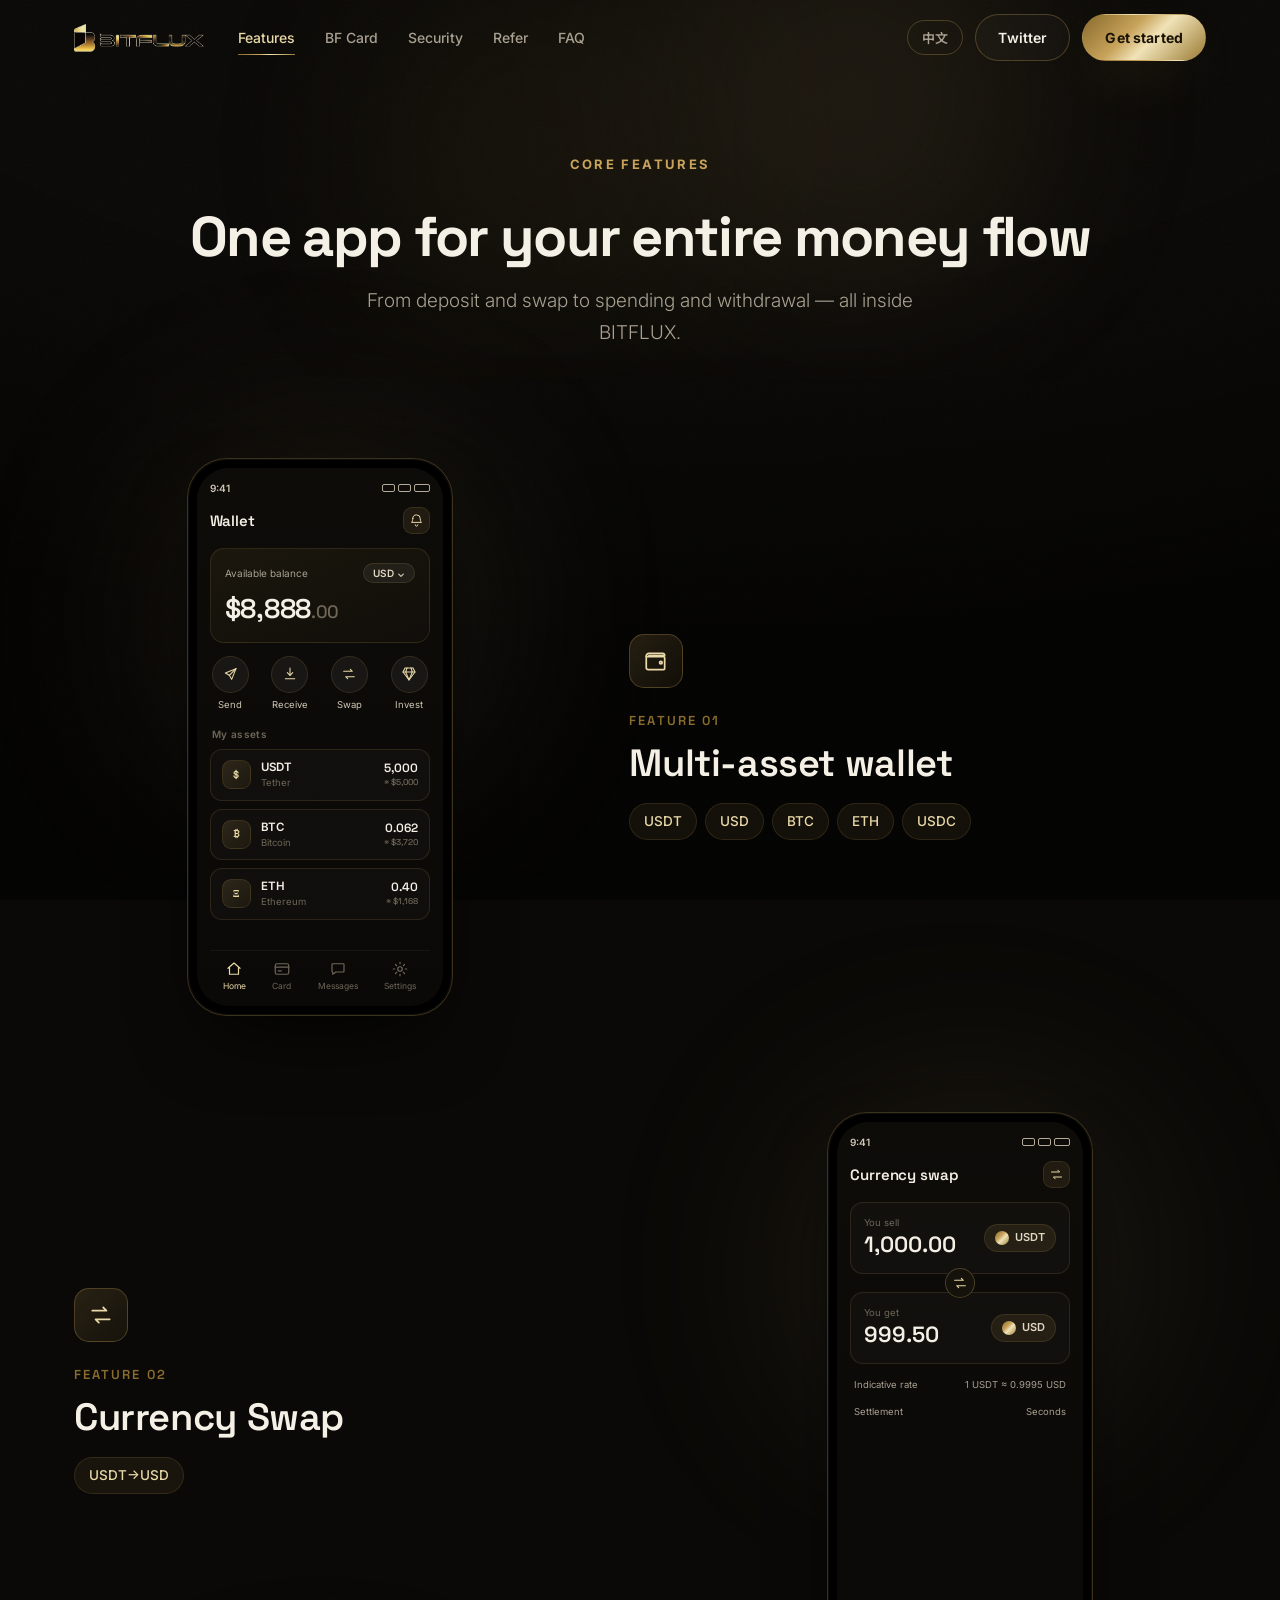
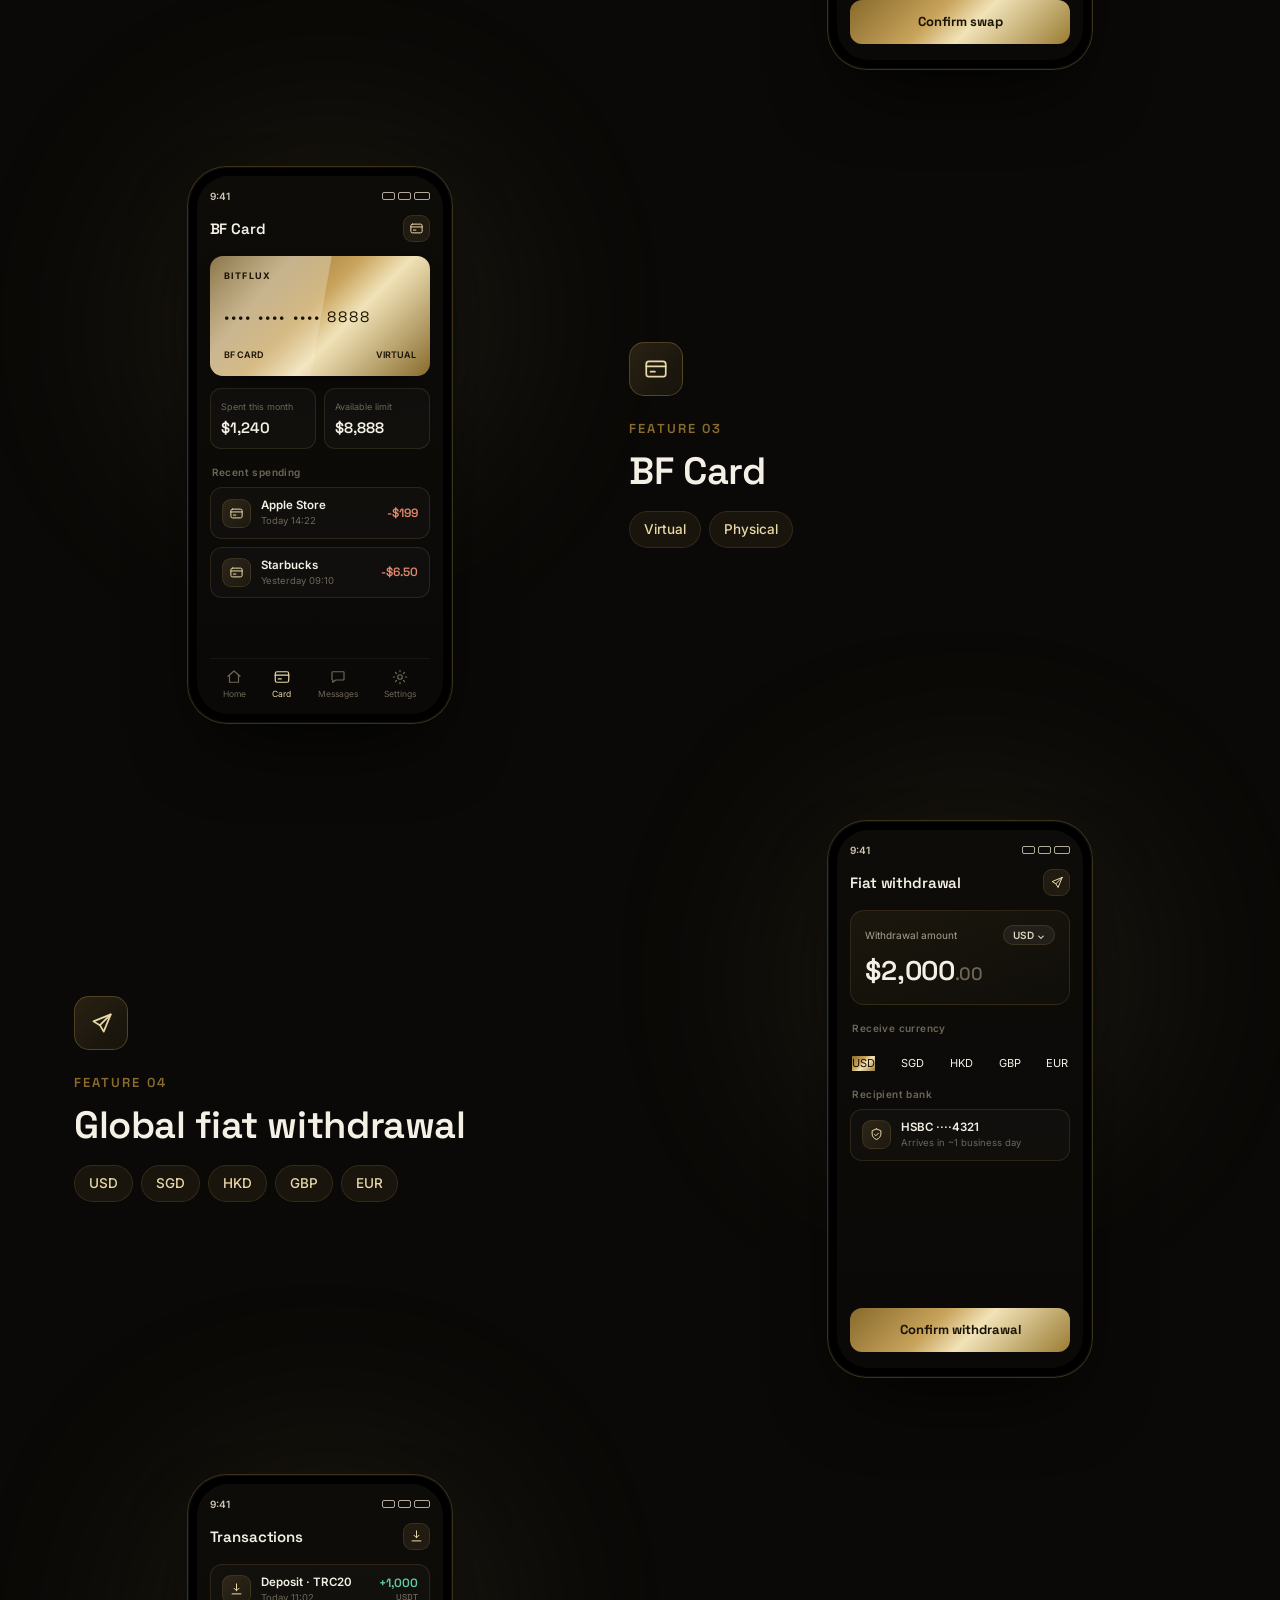
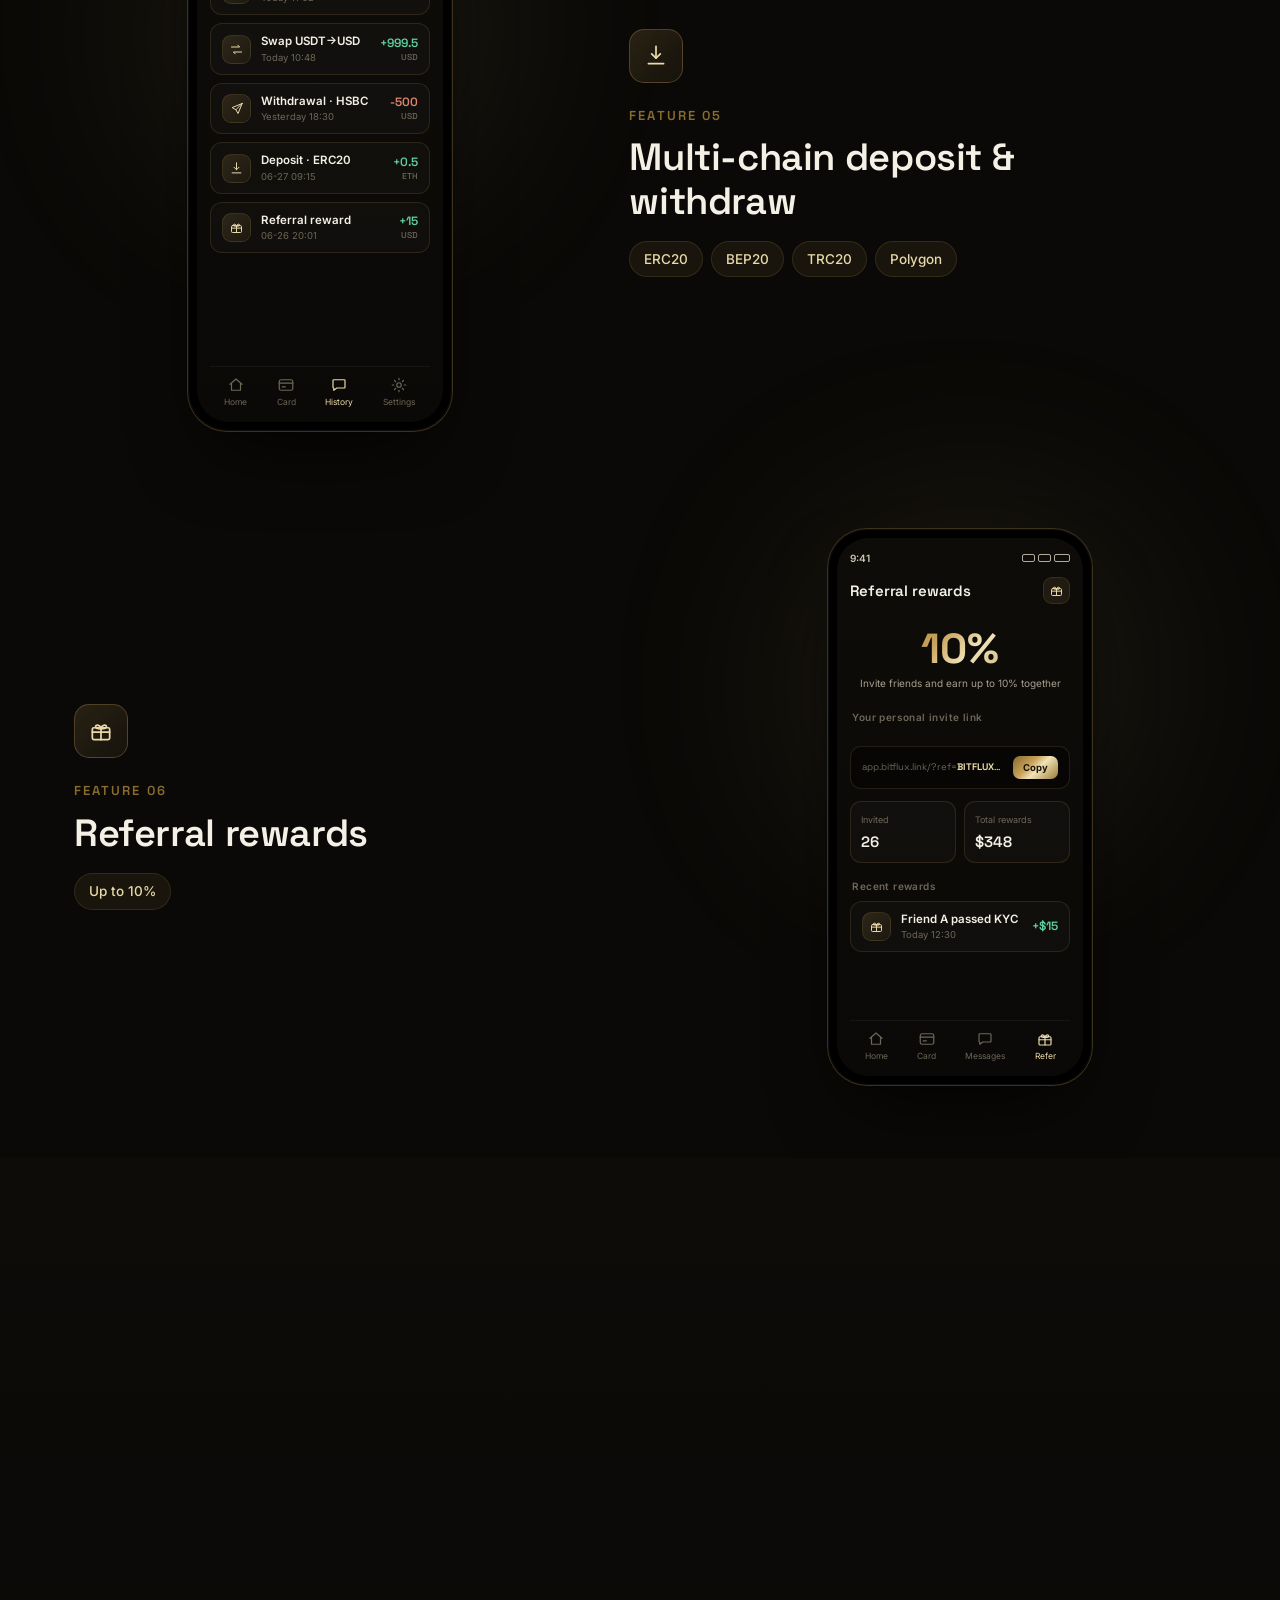
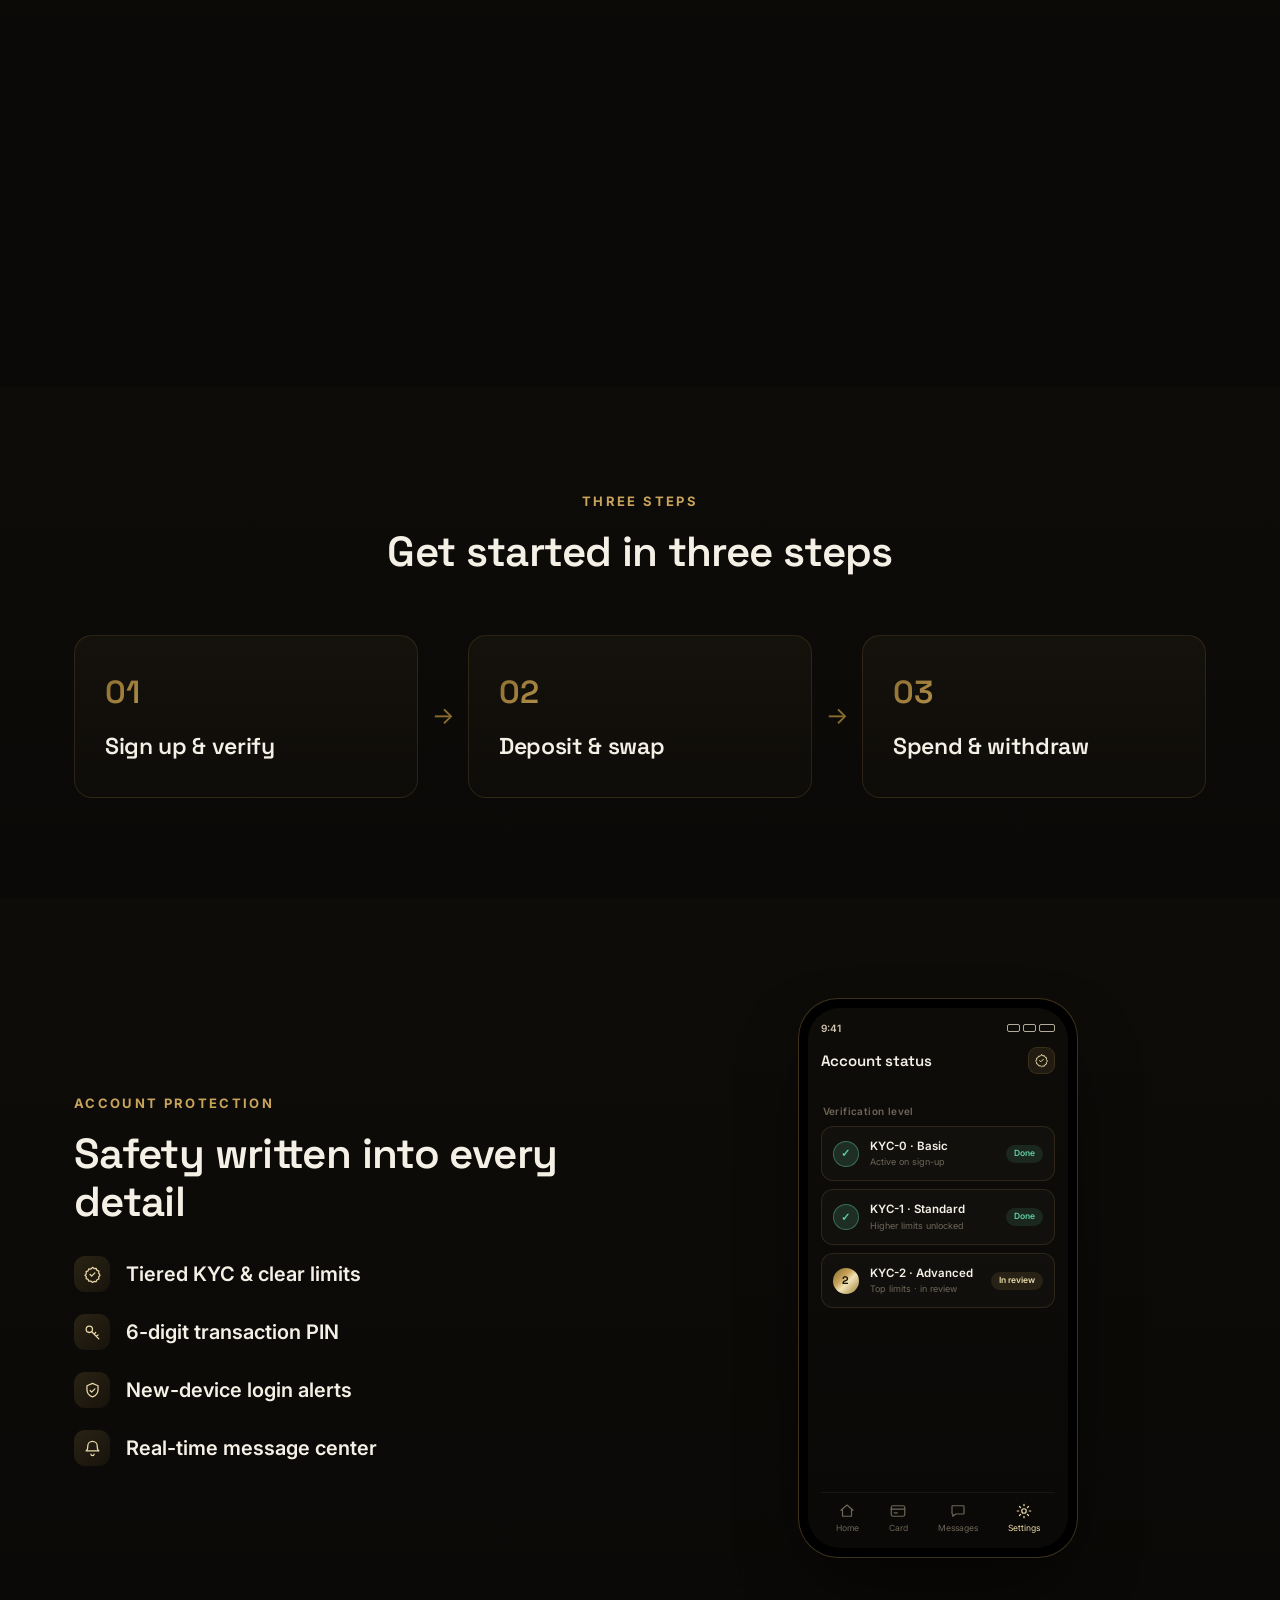
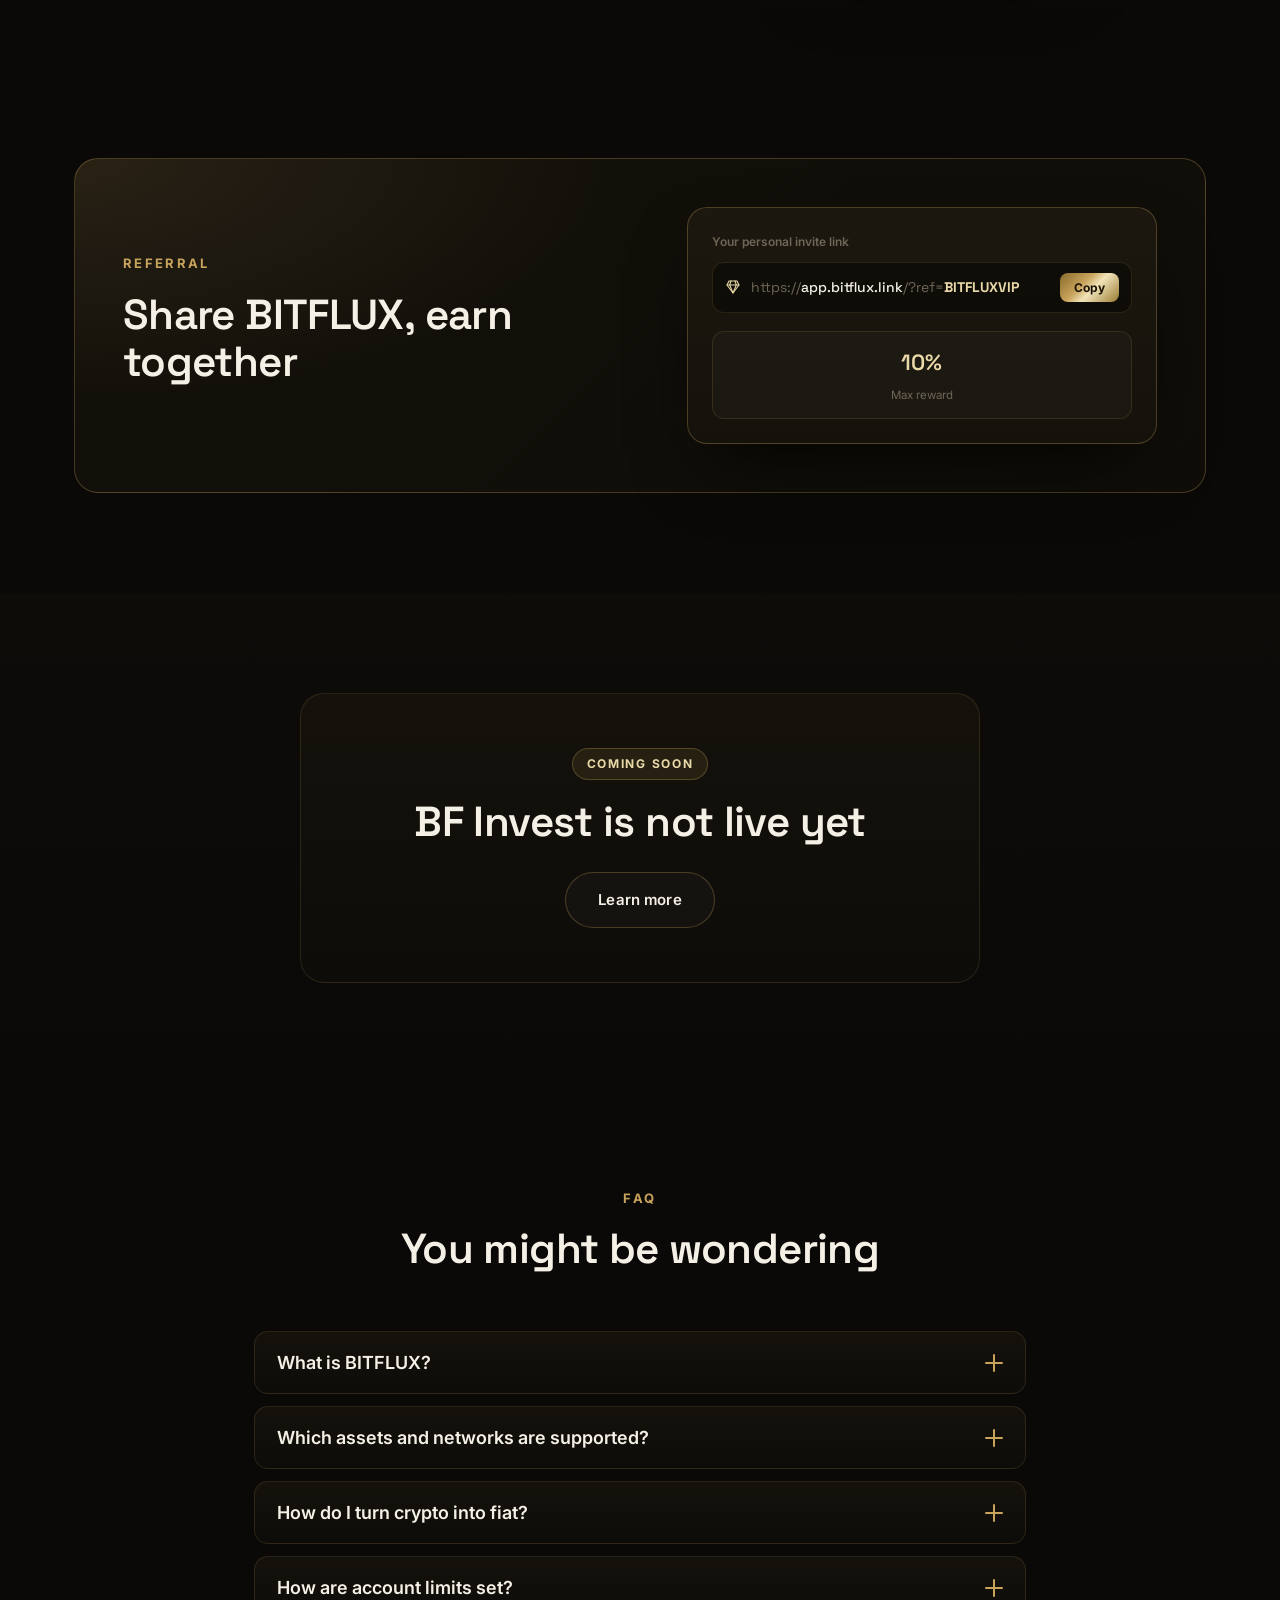
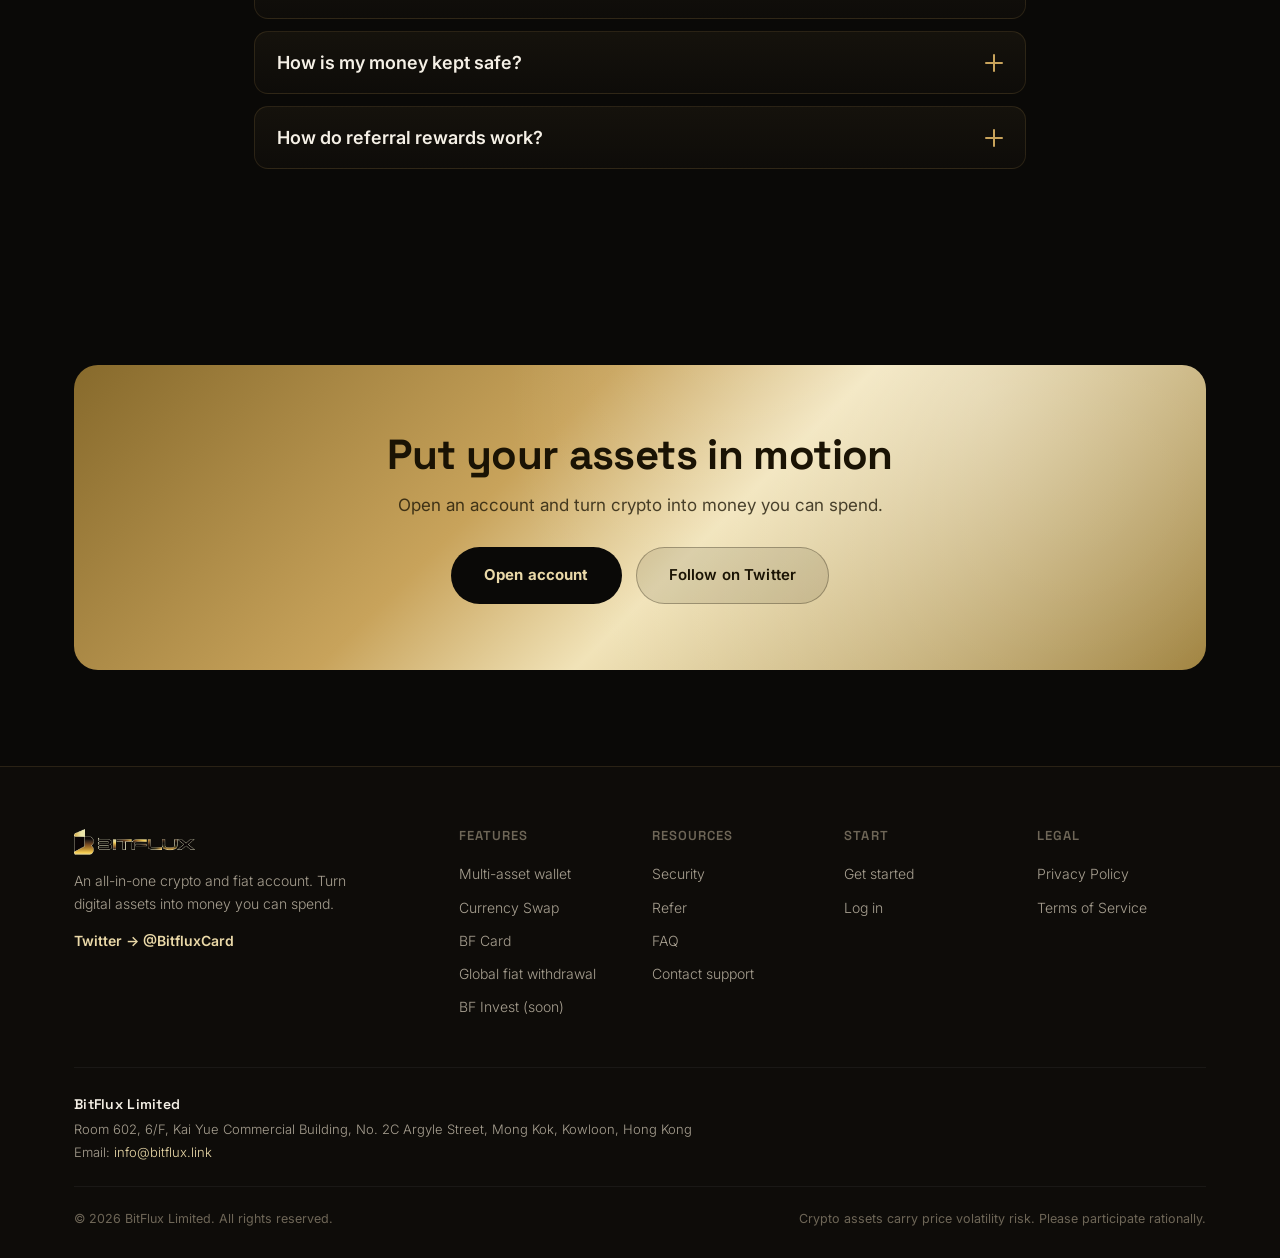
<file: features.html>
<!DOCTYPE html>
<html lang="en">
<head>
  <meta charset="UTF-8" />
  <meta http-equiv="Cache-Control" content="no-cache, no-store, must-revalidate" />
  <meta http-equiv="Pragma" content="no-cache" />
  <meta http-equiv="Expires" content="0" />
  <meta name="viewport" content="width=device-width, initial-scale=1.0" />
  <title>Features · BITFLUX</title>
  <meta name="description" content="BITFLUX core features: multi-currency wallet, currency swap, global fiat withdrawal, multi-chain deposit & withdraw, referral rewards, tiered KYC and security." />
  <meta name="theme-color" content="#0A0907" />
  <link rel="icon" type="image/png" href="assets/bitflux-favicon.png" />
  <link rel="canonical" href="https://www.bitflux.link/features.html" />
  <meta property="og:site_name" content="BITFLUX" />
  <meta property="og:locale" content="en_US" />
  <meta property="og:title" content="Features · BITFLUX" />
  <meta property="og:description" content="Multi-currency wallet · Currency swap · Global fiat withdrawal · Multi-chain deposit · Referral rewards · Tiered KYC" />
  <meta property="og:type" content="website" />
  <meta property="og:url" content="https://www.bitflux.link/features.html" />
  <meta property="og:image" content="https://www.bitflux.link/assets/posters/billboard.jpg" />
  <meta name="twitter:card" content="summary_large_image" />
  <meta name="twitter:site" content="@BitfluxCard" />
  <meta name="twitter:title" content="Features · BITFLUX" />
  <meta name="twitter:description" content="Multi-currency wallet · Currency swap · Global fiat withdrawal · Multi-chain deposit · Referral rewards · Tiered KYC" />
  <meta name="twitter:image" content="https://www.bitflux.link/assets/posters/billboard.jpg" />
  <link rel="preconnect" href="https://fonts.googleapis.com" />
  <link rel="preconnect" href="https://fonts.gstatic.com" crossorigin />
  <link href="https://fonts.googleapis.com/css2?family=Inter:wght@300;400;500;600;700&family=Space+Grotesk:wght@500;600;700&family=Noto+Sans+SC:wght@300;400;500;700&display=swap" rel="stylesheet" />
  <link rel="stylesheet" href="styles.css?v=20261023f" />
</head>
<body class="page-sub" data-i18n-title="title_features" data-i18n-desc="meta_features">
  <!-- ===== SVG icon sprite ===== -->
  <svg class="svg-defs" aria-hidden="true" focusable="false" xmlns="http://www.w3.org/2000/svg">
    <symbol id="i-wallet" viewBox="0 0 24 24"><path d="M3 7.5A2.5 2.5 0 0 1 5.5 5H18a2 2 0 0 1 2 2v0H5.5"/><path d="M3 7.5V18a2 2 0 0 0 2 2h14a1 1 0 0 0 1-1V9a1 1 0 0 0-1-1H4"/><circle cx="16.5" cy="13.5" r="1.2"/></symbol>
    <symbol id="i-swap" viewBox="0 0 24 24"><path d="M4 8h13l-3-3"/><path d="M20 16H7l3 3"/></symbol>
    <symbol id="i-card" viewBox="0 0 24 24"><rect x="3" y="5" width="18" height="14" rx="2.5"/><path d="M3 9.5h18"/><path d="M7 14.5h4"/></symbol>
    <symbol id="i-send" viewBox="0 0 24 24"><path d="M21 4 11 14"/><path d="M21 4 14.5 20l-3.5-6L5 10.5 21 4Z"/></symbol>
    <symbol id="i-deposit" viewBox="0 0 24 24"><path d="M12 3v11"/><path d="m8 10 4 4 4-4"/><path d="M5 19h14"/></symbol>
    <symbol id="i-gift" viewBox="0 0 24 24"><rect x="4" y="9" width="16" height="11" rx="1.5"/><path d="M4 13h16M12 9v11"/><path d="M12 9c-1.5-3-5-3-5-1 0 1.5 2 2 5 2 3 0 5-.5 5-2 0-2-3.5-2-5 1Z"/></symbol>
    <symbol id="i-shield" viewBox="0 0 24 24"><path d="M12 3 5 6v5c0 4.2 3 7.6 7 9 4-1.4 7-4.8 7-9V6l-7-3Z"/><path d="m9 12 2 2 4-4"/></symbol>
    <symbol id="i-bell" viewBox="0 0 24 24"><path d="M6 9a6 6 0 0 1 12 0c0 5 2 6 2 6H4s2-1 2-6Z"/><path d="M10 19a2 2 0 0 0 4 0"/></symbol>
    <symbol id="i-badge" viewBox="0 0 24 24"><path d="m12 3 2.1 1.5 2.6-.2.9 2.4 2.4.9-.2 2.6L21.5 13l-1.7 2.1.2 2.6-2.4.9-.9 2.4-2.6-.2L12 22l-2.1-1.7-2.6.2-.9-2.4-2.4-.9.2-2.6L2.5 13l1.7-2.1-.2-2.6 2.4-.9.9-2.4 2.6.2L12 3Z"/><path d="m9 12 2 2 4-4"/></symbol>
    <symbol id="i-key" viewBox="0 0 24 24"><circle cx="8" cy="8" r="4"/><path d="m11 11 9 9M17 17l2-2M14 14l2-2"/></symbol>
    <symbol id="i-moon" viewBox="0 0 24 24"><path d="M20 14a8 8 0 1 1-9-10 6 6 0 0 0 9 10Z"/></symbol>
    <symbol id="i-home" viewBox="0 0 24 24"><path d="M4 11 12 4l8 7"/><path d="M6 10v9h12v-9"/></symbol>
    <symbol id="i-msg" viewBox="0 0 24 24"><path d="M5 5h14a1 1 0 0 1 1 1v9a1 1 0 0 1-1 1H9l-4 3v-3a1 1 0 0 1-1-1V6a1 1 0 0 1 1-1Z"/></symbol>
    <symbol id="i-cog" viewBox="0 0 24 24"><circle cx="12" cy="12" r="3"/><path d="M12 3v2M12 19v2M5 12H3M21 12h-2M6 6l1.5 1.5M16.5 16.5 18 18M18 6l-1.5 1.5M7.5 16.5 6 18"/></symbol>
    <symbol id="i-copy" viewBox="0 0 24 24"><rect x="9" y="9" width="11" height="11" rx="2"/><path d="M5 15V5a2 2 0 0 1 2-2h10"/></symbol>
    <symbol id="i-diamond" viewBox="0 0 24 24"><path d="M6 3h12l3 6-9 12L3 9l3-6Z"/><path d="M3 9h18M9 3 7 9l5 12M15 3l2 6-5 12"/></symbol>
  </svg>

  <!-- ===== NAV ===== -->
  <nav class="nav" id="nav">
    <div class="nav-inner">
      <a class="nav-logo" href="index.html" aria-label="BITFLUX"><img src="assets/bitflux-logo.png" alt="BITFLUX" /></a>
      <div class="nav-links">
        <a href="features.html" class="active" data-i18n="nav_features">Features</a>
        <a href="card.html" data-i18n="nav_card">BF Card</a>
        <a href="features.html#security" data-i18n="nav_security">Security</a>
        <a href="features.html#referral" data-i18n="nav_referral">Refer</a>
        <a href="features.html#faq" data-i18n="nav_faq">FAQ</a>
      </div>
      <div class="nav-actions">
        <button class="lang-toggle" id="langToggle" aria-label="Switch language">EN</button>
        <a class="btn btn-ghost" href="https://x.com/bitfluxcard" target="_blank" rel="noopener">Twitter</a>
        <a class="btn btn-primary" href="https://app.bitflux.link" target="_blank" rel="noopener" data-i18n="nav_cta">Get started</a>
      </div>
      <button class="nav-burger" id="burger" aria-label="Menu"><span></span><span></span><span></span></button>
    </div>
    <div class="nav-mobile" id="navMobile">
      <a href="features.html" data-i18n="nav_features">Features</a>
      <a href="card.html" data-i18n="nav_card">BF Card</a>
      <a href="features.html#security" data-i18n="nav_security">Security</a>
      <a href="features.html#referral" data-i18n="nav_referral">Refer</a>
      <a href="features.html#faq" data-i18n="nav_faq">FAQ</a>
      <a class="btn btn-primary" href="https://app.bitflux.link" target="_blank" rel="noopener" data-i18n="nav_cta">Get started</a>
      <button class="lang-toggle lang-toggle-mobile" id="langToggleMobile" aria-label="Switch language">English</button>
    </div>
  </nav>

  <main id="top">
    <!-- ===== SUB HERO ===== -->
    <section class="subhero">
      <div class="subhero-bg" aria-hidden="true"><div class="glow glow-1"></div><div class="glow glow-2"></div></div>
      <div class="container">
        <span class="eyebrow" data-i18n="feat_eyebrow">Core features</span>
        <h1 class="subhero-title" data-i18n="feat_title">One app for your entire money flow</h1>
        <p class="subhero-sub" data-i18n="feat_lead">From deposit and swap to spending and withdrawal — all inside BITFLUX.</p>
      </div>
    </section>

    <!-- ===== FEATURES (图文并茂 · alternating) ===== -->
    <section class="section section-tight" id="features">
      <div class="container">
        <div class="feat-rows">
          <div class="feat-row reveal">
            <div class="feat-visual"><div class="feat-phone"><div class="phone-screen"><div class="mock">
              <div class="mk-status"><span>9:41</span><span class="sig"><i></i><i></i><i class="bat"></i></span></div>
              <div class="mk-head"><span class="mk-title" data-i18n="mk_w_title">Wallet</span><span class="mk-ico"><svg class="ico"><use href="#i-bell"/></svg></span></div>
              <div class="mk-bal"><div class="lbl"><span data-i18n="mk_w_bal">Available balance</span><span class="cur">USD ⌄</span></div><div class="amt">$8,888<small>.00</small></div></div>
              <div class="mk-actions">
                <div class="mk-act"><b><svg class="ico"><use href="#i-send"/></svg></b><span data-i18n="mk_w_send">Send</span></div>
                <div class="mk-act"><b><svg class="ico"><use href="#i-deposit"/></svg></b><span data-i18n="mk_w_recv">Receive</span></div>
                <div class="mk-act"><b><svg class="ico"><use href="#i-swap"/></svg></b><span data-i18n="mk_w_swap">Swap</span></div>
                <div class="mk-act"><b><svg class="ico"><use href="#i-diamond"/></svg></b><span data-i18n="mk_w_invest">Invest</span></div>
              </div>
              <div class="mk-sec" data-i18n="mk_w_assets">My assets</div>
              <div class="mk-list">
                <div class="mk-row"><span class="ri">$</span><div class="rt"><b>USDT</b><span>Tether</span></div><div class="rv">5,000<small>≈ $5,000</small></div></div>
                <div class="mk-row"><span class="ri">₿</span><div class="rt"><b>BTC</b><span>Bitcoin</span></div><div class="rv">0.062<small>≈ $3,720</small></div></div>
                <div class="mk-row"><span class="ri">Ξ</span><div class="rt"><b>ETH</b><span>Ethereum</span></div><div class="rv">0.40<small>≈ $1,168</small></div></div>
              </div>
              <div class="mk-tab"><span class="ti on"><svg class="ico"><use href="#i-home"/></svg><span data-i18n="mk_tab_home">Home</span></span><span class="ti"><svg class="ico"><use href="#i-card"/></svg><span data-i18n="mk_tab_card">Card</span></span><span class="ti"><svg class="ico"><use href="#i-msg"/></svg><span data-i18n="mk_tab_msg">Messages</span></span><span class="ti"><svg class="ico"><use href="#i-cog"/></svg><span data-i18n="mk_tab_set">Settings</span></span></div>
            </div></div></div></div>
            <div class="feat-text">
              <div class="fcard-ico"><svg class="ico"><use href="#i-wallet"/></svg></div>
              <span class="feat-step" data-i18n="f1_step">Feature 01</span>
              <h3 data-i18n="f1_t">Multi-asset wallet</h3>
              <div class="tags"><span>USDT</span><span>USD</span><span>BTC</span><span>ETH</span><span>USDC</span></div>
            </div>
          </div>
          <div class="feat-row reveal">
            <div class="feat-visual"><div class="feat-phone"><div class="phone-screen"><div class="mock">
              <div class="mk-status"><span>9:41</span><span class="sig"><i></i><i></i><i class="bat"></i></span></div>
              <div class="mk-head"><span class="mk-title" data-i18n="mk_s_title">Currency swap</span><span class="mk-ico"><svg class="ico"><use href="#i-swap"/></svg></span></div>
              <div class="mk-xrow"><div><div class="xl" data-i18n="mk_s_sell">You sell</div><div class="xa">1,000.00</div></div><span class="xc"><span class="d"></span>USDT</span></div>
              <div class="mk-xmid"><b><svg class="ico"><use href="#i-swap"/></svg></b></div>
              <div class="mk-xrow"><div><div class="xl" data-i18n="mk_s_buy">You get</div><div class="xa">999.50</div></div><span class="xc"><span class="d"></span>USD</span></div>
              <div class="mk-rate"><span data-i18n="mk_s_rate">Indicative rate</span><span>1 USDT ≈ 0.9995 USD</span></div>
              <div class="mk-rate"><span data-i18n="mk_s_eta_l">Settlement</span><span data-i18n="mk_s_eta_v">Seconds</span></div>
              <div class="mk-btn" data-i18n="mk_s_btn">Confirm swap</div>
            </div></div></div></div>
            <div class="feat-text">
              <div class="fcard-ico"><svg class="ico"><use href="#i-swap"/></svg></div>
              <span class="feat-step" data-i18n="f2_step">Feature 02</span>
              <h3 data-i18n="f2_t">Currency Swap</h3>
              <div class="tags"><span data-i18n="f2_tag">USDT→USD</span></div>
            </div>
          </div>
          <div class="feat-row reveal">
            <div class="feat-visual"><div class="feat-phone"><div class="phone-screen"><div class="mock">
              <div class="mk-status"><span>9:41</span><span class="sig"><i></i><i></i><i class="bat"></i></span></div>
              <div class="mk-head"><span class="mk-title">BF Card</span><span class="mk-ico"><svg class="ico"><use href="#i-card"/></svg></span></div>
              <div class="mk-minicard">
                <div class="mc-top"><span>BITFLUX</span></div>
                <div class="mc-num">•••• •••• •••• 8888</div>
                <div class="mc-foot"><span>BF CARD</span><span>VIRTUAL</span></div>
              </div>
              <div class="mk-twocol">
                <div class="mk-stat"><span data-i18n="mk_c_spent">Spent this month</span><b>$1,240</b></div>
                <div class="mk-stat"><span data-i18n="mk_c_avail">Available limit</span><b>$8,888</b></div>
              </div>
              <div class="mk-sec" data-i18n="mk_c_recent">Recent spending</div>
              <div class="mk-list">
                <div class="mk-row"><span class="ri"><svg class="ico"><use href="#i-card"/></svg></span><div class="rt"><b>Apple Store</b><span data-i18n="mk_c_t1">Today 14:22</span></div><div class="rv neg">-$199</div></div>
                <div class="mk-row"><span class="ri"><svg class="ico"><use href="#i-card"/></svg></span><div class="rt"><b>Starbucks</b><span data-i18n="mk_c_t2">Yesterday 09:10</span></div><div class="rv neg">-$6.50</div></div>
              </div>
              <div class="mk-tab"><span class="ti"><svg class="ico"><use href="#i-home"/></svg><span data-i18n="mk_tab_home">Home</span></span><span class="ti on"><svg class="ico"><use href="#i-card"/></svg><span data-i18n="mk_tab_card">Card</span></span><span class="ti"><svg class="ico"><use href="#i-msg"/></svg><span data-i18n="mk_tab_msg">Messages</span></span><span class="ti"><svg class="ico"><use href="#i-cog"/></svg><span data-i18n="mk_tab_set">Settings</span></span></div>
            </div></div></div></div>
            <div class="feat-text">
              <div class="fcard-ico"><svg class="ico"><use href="#i-card"/></svg></div>
              <span class="feat-step" data-i18n="f3_step">Feature 03</span>
              <h3 data-i18n="f3_t">BF Card</h3>
              <div class="tags"><span data-i18n="f3_tag1">Virtual</span><span data-i18n="f3_tag2">Physical</span></div>
            </div>
          </div>
          <div class="feat-row reveal">
            <div class="feat-visual"><div class="feat-phone"><div class="phone-screen"><div class="mock">
              <div class="mk-status"><span>9:41</span><span class="sig"><i></i><i></i><i class="bat"></i></span></div>
              <div class="mk-head"><span class="mk-title" data-i18n="mk_wd_title">Fiat withdrawal</span><span class="mk-ico"><svg class="ico"><use href="#i-send"/></svg></span></div>
              <div class="mk-bal"><div class="lbl"><span data-i18n="mk_wd_amt">Withdrawal amount</span><span class="cur">USD ⌄</span></div><div class="amt">$2,000<small>.00</small></div></div>
              <div class="mk-sec" data-i18n="mk_wd_cur">Receive currency</div>
              <div class="mk-actions" style="gap:6px;flex-wrap:wrap">
                <span class="mk-chip" style="background:var(--gold-grad);color:#1a1304;border:0">USD</span>
                <span class="mk-chip">SGD</span><span class="mk-chip">HKD</span><span class="mk-chip">GBP</span><span class="mk-chip">EUR</span>
              </div>
              <div class="mk-sec" data-i18n="mk_wd_bank">Recipient bank</div>
              <div class="mk-list">
                <div class="mk-row"><span class="ri"><svg class="ico"><use href="#i-shield"/></svg></span><div class="rt"><b>HSBC ····4321</b><span data-i18n="mk_wd_eta">Arrives in ~1 business day</span></div></div>
              </div>
              <div class="mk-btn" data-i18n="mk_wd_btn">Confirm withdrawal</div>
            </div></div></div></div>
            <div class="feat-text">
              <div class="fcard-ico"><svg class="ico"><use href="#i-send"/></svg></div>
              <span class="feat-step" data-i18n="f4_step">Feature 04</span>
              <h3 data-i18n="f4_t">Global fiat withdrawal</h3>
              <div class="tags"><span>USD</span><span>SGD</span><span>HKD</span><span>GBP</span><span>EUR</span></div>
            </div>
          </div>
          <div class="feat-row reveal">
            <div class="feat-visual"><div class="feat-phone"><div class="phone-screen"><div class="mock">
              <div class="mk-status"><span>9:41</span><span class="sig"><i></i><i></i><i class="bat"></i></span></div>
              <div class="mk-head"><span class="mk-title" data-i18n="mk_h_title">Transactions</span><span class="mk-ico"><svg class="ico"><use href="#i-deposit"/></svg></span></div>
              <div class="mk-list">
                <div class="mk-row"><span class="ri"><svg class="ico"><use href="#i-deposit"/></svg></span><div class="rt"><b data-i18n="mk_h_r1">Deposit · TRC20</b><span data-i18n="mk_h_r1t">Today 11:02</span></div><div class="rv pos">+1,000<small>USDT</small></div></div>
                <div class="mk-row"><span class="ri"><svg class="ico"><use href="#i-swap"/></svg></span><div class="rt"><b data-i18n="mk_h_r2">Swap USDT→USD</b><span data-i18n="mk_h_r2t">Today 10:48</span></div><div class="rv pos">+999.5<small>USD</small></div></div>
                <div class="mk-row"><span class="ri"><svg class="ico"><use href="#i-send"/></svg></span><div class="rt"><b data-i18n="mk_h_r3">Withdrawal · HSBC</b><span data-i18n="mk_h_r3t">Yesterday 18:30</span></div><div class="rv neg">-500<small>USD</small></div></div>
                <div class="mk-row"><span class="ri"><svg class="ico"><use href="#i-deposit"/></svg></span><div class="rt"><b data-i18n="mk_h_r4">Deposit · ERC20</b><span>06-27 09:15</span></div><div class="rv pos">+0.5<small>ETH</small></div></div>
                <div class="mk-row"><span class="ri"><svg class="ico"><use href="#i-gift"/></svg></span><div class="rt"><b data-i18n="mk_h_r5">Referral reward</b><span>06-26 20:01</span></div><div class="rv pos">+15<small>USD</small></div></div>
              </div>
              <div class="mk-tab"><span class="ti"><svg class="ico"><use href="#i-home"/></svg><span data-i18n="mk_tab_home">Home</span></span><span class="ti"><svg class="ico"><use href="#i-card"/></svg><span data-i18n="mk_tab_card">Card</span></span><span class="ti on"><svg class="ico"><use href="#i-msg"/></svg><span data-i18n="mk_tab_hist">History</span></span><span class="ti"><svg class="ico"><use href="#i-cog"/></svg><span data-i18n="mk_tab_set">Settings</span></span></div>
            </div></div></div></div>
            <div class="feat-text">
              <div class="fcard-ico"><svg class="ico"><use href="#i-deposit"/></svg></div>
              <span class="feat-step" data-i18n="f5_step">Feature 05</span>
              <h3 data-i18n="f5_t">Multi-chain deposit &amp; withdraw</h3>
              <div class="tags"><span>ERC20</span><span>BEP20</span><span>TRC20</span><span>Polygon</span></div>
            </div>
          </div>
          <div class="feat-row reveal">
            <div class="feat-visual"><div class="feat-phone"><div class="phone-screen"><div class="mock">
              <div class="mk-status"><span>9:41</span><span class="sig"><i></i><i></i><i class="bat"></i></span></div>
              <div class="mk-head"><span class="mk-title" data-i18n="mk_r_title">Referral rewards</span><span class="mk-ico"><svg class="ico"><use href="#i-gift"/></svg></span></div>
              <div class="mk-hero"><div class="big">10%</div><div class="cap" data-i18n="mk_r_cap">Invite friends and earn up to 10% together</div></div>
              <div class="mk-sec" data-i18n="mk_r_link">Your personal invite link</div>
              <div class="mk-link"><code><span class="u-dim">app.bitflux.link/?ref=</span><span class="u-code">BITFLUXVIP</span></code><b data-i18n="mk_r_copy">Copy</b></div>
              <div class="mk-twocol">
                <div class="mk-stat"><span data-i18n="mk_r_invited">Invited</span><b>26</b></div>
                <div class="mk-stat"><span data-i18n="mk_r_earned">Total rewards</span><b>$348</b></div>
              </div>
              <div class="mk-sec" data-i18n="mk_r_recent">Recent rewards</div>
              <div class="mk-list">
                <div class="mk-row"><span class="ri"><svg class="ico"><use href="#i-gift"/></svg></span><div class="rt"><b data-i18n="mk_r_row1">Friend A passed KYC</b><span data-i18n="mk_r_row1t">Today 12:30</span></div><div class="rv pos">+$15</div></div>
              </div>
              <div class="mk-tab"><span class="ti"><svg class="ico"><use href="#i-home"/></svg><span data-i18n="mk_tab_home">Home</span></span><span class="ti"><svg class="ico"><use href="#i-card"/></svg><span data-i18n="mk_tab_card">Card</span></span><span class="ti"><svg class="ico"><use href="#i-msg"/></svg><span data-i18n="mk_tab_msg">Messages</span></span><span class="ti on"><svg class="ico"><use href="#i-gift"/></svg><span data-i18n="mk_tab_ref">Refer</span></span></div>
            </div></div></div></div>
            <div class="feat-text">
              <div class="fcard-ico"><svg class="ico"><use href="#i-gift"/></svg></div>
              <span class="feat-step" data-i18n="f6_step">Feature 06</span>
              <h3 data-i18n="f6_t">Referral rewards</h3>
              <div class="tags"><span data-i18n="f6_tag">Up to 10%</span></div>
            </div>
          </div>
        </div>
      </div>
    </section>

    <!-- ===== WHY ===== -->
    <section class="section section-alt" id="why">
      <div class="container">
        <div class="section-head reveal">
          <span class="eyebrow" data-i18n="why_eyebrow">Why BITFLUX</span>
          <h2 class="section-title" data-i18n="why_title">Control, back in your hands</h2>
        </div>
        <div class="why-grid">
          <div class="why-card reveal">
            <div class="why-ico"><svg class="ico"><use href="#i-badge"/></svg></div>
            <h3 data-i18n="w1_t">Tiered KYC, transparent limits</h3>
          </div>
          <div class="why-card reveal">
            <div class="why-ico"><svg class="ico"><use href="#i-bell"/></svg></div>
            <h3 data-i18n="w2_t">History &amp; real-time alerts</h3>
          </div>
          <div class="why-card reveal">
            <div class="why-ico"><svg class="ico"><use href="#i-key"/></svg></div>
            <h3 data-i18n="w3_t">Transaction PIN + device alerts</h3>
          </div>
          <div class="why-card reveal">
            <div class="why-ico"><svg class="ico"><use href="#i-moon"/></svg></div>
            <h3 data-i18n="w4_t">Dark / light · multilingual · installable</h3>
          </div>
        </div>
      </div>
    </section>

    <!-- ===== STAT BAND ===== -->
    <section class="section section-tight">
      <div class="container">
        <div class="stat-band reveal">
          <div><strong data-count="5">5</strong><span data-i18n="s1">Assets</span></div>
          <div><strong data-count="4">4</strong><span data-i18n="s2">Deposit networks</span></div>
          <div><strong data-count="3">3</strong><span data-i18n="s3">KYC tiers</span></div>
          <div><strong data-count="10" data-suffix="%">10%</strong><span data-i18n="s4">Max referral reward</span></div>
        </div>
      </div>
    </section>

    <!-- ===== HOW IT WORKS ===== -->
    <section class="section section-alt" id="how">
      <div class="container">
        <div class="section-head reveal">
          <span class="eyebrow" data-i18n="how_eyebrow">Three steps</span>
          <h2 class="section-title" data-i18n="how_title">Get started in three steps</h2>
        </div>
        <div class="steps">
          <div class="step reveal"><div class="step-num">01</div><h3 data-i18n="h1_t">Sign up &amp; verify</h3></div>
          <div class="step-arrow reveal">→</div>
          <div class="step reveal"><div class="step-num">02</div><h3 data-i18n="h2_t">Deposit &amp; swap</h3></div>
          <div class="step-arrow reveal">→</div>
          <div class="step reveal"><div class="step-num">03</div><h3 data-i18n="h3_t">Spend &amp; withdraw</h3></div>
        </div>
      </div>
    </section>

    <!-- ===== SECURITY · COMPLIANCE · TRUST ===== -->
    <section class="section section-alt" id="security">
      <div class="container">
        <!-- account-level protection -->
        <div class="split">
          <div class="split-copy reveal">
            <span class="eyebrow" data-i18n="prot_eyebrow">Account protection</span>
            <h2 class="section-title" data-i18n="sec_title">Safety written into every detail</h2>
            <ul class="check-list">
              <li><span class="ck"><svg class="ico"><use href="#i-badge"/></svg></span><div><strong data-i18n="sc1_t">Tiered KYC &amp; clear limits</strong></div></li>
              <li><span class="ck"><svg class="ico"><use href="#i-key"/></svg></span><div><strong data-i18n="sc2_t">6-digit transaction PIN</strong></div></li>
              <li><span class="ck"><svg class="ico"><use href="#i-shield"/></svg></span><div><strong data-i18n="sc3_t">New-device login alerts</strong></div></li>
              <li><span class="ck"><svg class="ico"><use href="#i-bell"/></svg></span><div><strong data-i18n="sc4_t">Real-time message center</strong></div></li>
            </ul>
          </div>
          <div class="split-visual reveal">
            <div class="split-phone"><div class="phone-screen"><div class="mock">
              <div class="mk-status"><span>9:41</span><span class="sig"><i></i><i></i><i class="bat"></i></span></div>
              <div class="mk-head"><span class="mk-title" data-i18n="mk_k_title">Account status</span><span class="mk-ico"><svg class="ico"><use href="#i-badge"/></svg></span></div>
              <div class="mk-sec" data-i18n="mk_k_sec1">Verification level</div>
              <div class="mk-list">
                <div class="mk-step done"><span class="sd">✓</span><div class="st"><b data-i18n="mk_k_l0">KYC-0 · Basic</b><span data-i18n="mk_k_l0d">Active on sign-up</span></div><span class="sb" data-i18n="mk_k_done">Done</span></div>
                <div class="mk-step done"><span class="sd">✓</span><div class="st"><b data-i18n="mk_k_l1">KYC-1 · Standard</b><span data-i18n="mk_k_l1d">Higher limits unlocked</span></div><span class="sb" data-i18n="mk_k_done">Done</span></div>
                <div class="mk-step now"><span class="sd">2</span><div class="st"><b data-i18n="mk_k_l2">KYC-2 · Advanced</b><span data-i18n="mk_k_l2d">Top limits · in review</span></div><span class="sb" data-i18n="mk_k_prog">In review</span></div>
              </div>
              <div class="mk-tab"><span class="ti"><svg class="ico"><use href="#i-home"/></svg><span data-i18n="mk_tab_home">Home</span></span><span class="ti"><svg class="ico"><use href="#i-card"/></svg><span data-i18n="mk_tab_card">Card</span></span><span class="ti"><svg class="ico"><use href="#i-msg"/></svg><span data-i18n="mk_tab_msg">Messages</span></span><span class="ti on"><svg class="ico"><use href="#i-cog"/></svg><span data-i18n="mk_tab_set">Settings</span></span></div>
            </div></div></div>
          </div>
        </div>

      </div>
    </section>

    <!-- ===== REFERRAL ===== -->
    <section class="section" id="referral">
      <div class="container">
        <div class="earn-banner reveal">
          <div class="earn-copy">
            <span class="eyebrow" data-i18n="ref_eyebrow">Referral</span>
            <h2 class="section-title" data-i18n="ref_title">Share BITFLUX, earn together</h2>
          </div>
          <div class="earn-card">
            <div class="ec-label" data-i18n="ref_link_label">Your personal invite link</div>
            <div class="ec-link">
              <svg class="ico ec-ico"><use href="#i-diamond"/></svg>
              <code id="refLink"><span class="u-dim">https://</span><span class="u-main">app.bitflux.link</span><span class="u-dim">/?ref=</span><span class="u-code">BITFLUXVIP</span></code>
              <button class="ec-copy" id="copyRef" data-i18n="ref_copy">Copy</button>
            </div>
            <div class="ec-stats">
              <div><strong data-count="10" data-suffix="%">10%</strong><span data-i18n="ref_s1">Max reward</span></div>
            </div>
          </div>
        </div>
      </div>
    </section>

    <!-- ===== INVEST (coming soon) ===== -->
    <section class="section section-alt" id="invest">
      <div class="container">
        <div class="invest-teaser reveal">
          <span class="soon" data-i18n="inv_badge">Coming soon</span>
          <h2 class="section-title" data-i18n="inv_title">BF Invest is not live yet</h2>
          <div style="margin-top:26px"><a class="btn btn-ghost btn-lg" href="coming-soon.html?p=BF%20Invest" data-i18n="inv_cta">Learn more</a></div>
        </div>
      </div>
    </section>

    <!-- ===== FAQ ===== -->
    <section class="section" id="faq">
      <div class="container narrow">
        <div class="section-head reveal">
          <span class="eyebrow" data-i18n="faq_eyebrow">FAQ</span>
          <h2 class="section-title" data-i18n="faq_title">You might be wondering</h2>
        </div>
        <div class="faq">
          <div class="faq-item reveal">
            <button class="faq-q" aria-expanded="false"><span data-i18n="q1">What is BITFLUX?</span><i class="faq-ic" aria-hidden="true"></i></button>
            <div class="faq-a"><p data-i18n="a1">BITFLUX is a crypto and fiat account: multi-asset wallet, currency swap, BF Card, fiat withdrawals and crypto deposits.</p></div>
          </div>
          <div class="faq-item reveal">
            <button class="faq-q" aria-expanded="false"><span data-i18n="q2">Which assets and networks are supported?</span><i class="faq-ic" aria-hidden="true"></i></button>
            <div class="faq-a"><p data-i18n="a2">You can hold USDT, USD, BTC, ETH and USDC. Networks include ERC20, BEP20, TRC20 and Polygon; check the app for the networks available for each asset.</p></div>
          </div>
          <div class="faq-item reveal">
            <button class="faq-q" aria-expanded="false"><span data-i18n="q3">How do I turn crypto into fiat?</span><i class="faq-ic" aria-hidden="true"></i></button>
            <div class="faq-a"><p data-i18n="a3">Use Swap in the app to convert USDT or USDC to USD, then withdraw to a bank account in USD, SGD, HKD, GBP or EUR.</p></div>
          </div>
          <div class="faq-item reveal">
            <button class="faq-q" aria-expanded="false"><span data-i18n="q4">How are account limits set?</span><i class="faq-ic" aria-hidden="true"></i></button>
            <div class="faq-a"><p data-i18n="a4">Limits are tied to your KYC tier. Completing KYC-1 / KYC-2 unlocks higher crypto and fiat limits; check your status under Account Status.</p></div>
          </div>
          <div class="faq-item reveal">
            <button class="faq-q" aria-expanded="false"><span data-i18n="q5">How is my money kept safe?</span><i class="faq-ic" aria-hidden="true"></i></button>
            <div class="faq-a"><p data-i18n="a5">Your account is protected by a 6-digit transaction PIN, new-device login alerts and security notifications.</p></div>
          </div>
          <div class="faq-item reveal">
            <button class="faq-q" aria-expanded="false"><span data-i18n="q6">How do referral rewards work?</span><i class="faq-ic" aria-hidden="true"></i></button>
            <div class="faq-a"><p data-i18n="a6">Get your invite link on the Refer page and share it. You and your friends earn rewards together, up to 10%.</p></div>
          </div>
        </div>
      </div>
    </section>

    <!-- ===== CTA ===== -->
    <section class="cta">
      <div class="container">
        <div class="cta-box reveal">
          <h2 data-i18n="cta_title">Put your assets in motion</h2>
          <p data-i18n="cta_sub">Open an account and turn crypto into money you can spend.</p>
          <div class="cta-actions">
            <a class="btn btn-primary btn-lg" href="https://app.bitflux.link" target="_blank" rel="noopener" data-i18n="cta_b1">Open account</a>
            <a class="btn btn-ghost btn-lg" href="https://x.com/bitfluxcard" target="_blank" rel="noopener" data-i18n="cta_b2">Follow on Twitter</a>
          </div>
        </div>
      </div>
    </section>
  </main>

  <!-- ===== FOOTER ===== -->
  <footer class="footer">
    <div class="container">
      <div class="footer-inner">
        <div class="footer-brand">
          <img src="assets/bitflux-logo.png" alt="BITFLUX" />
          <p data-i18n="foot_desc">An all-in-one crypto and fiat account. Turn digital assets into money you can spend.</p>
          <a class="footer-tg" href="https://x.com/bitfluxcard" target="_blank" rel="noopener">Twitter → @BitfluxCard</a>
        </div>
        <div class="footer-cols">
          <div>
            <h4 data-i18n="foot_product">Features</h4>
            <a href="features.html" data-i18n="f1_t">Multi-asset wallet</a>
            <a href="features.html" data-i18n="f2_t">Currency Swap</a>
            <a href="card.html" data-i18n="nav_card">BF Card</a>
            <a href="features.html" data-i18n="f4_t">Global fiat withdrawal</a>
            <a href="coming-soon.html?p=BF%20Invest" data-i18n="foot_invest">BF Invest (soon)</a>
          </div>
          <div>
            <h4 data-i18n="foot_resource">Resources</h4>
            <a href="features.html#security" data-i18n="nav_security">Security</a>
            <a href="features.html#referral" data-i18n="nav_referral">Refer</a>
            <a href="features.html#faq" data-i18n="nav_faq">FAQ</a>
            <a href="mailto:info@bitflux.link" data-i18n="foot_support">Contact support</a>
          </div>
          <div>
            <h4 data-i18n="foot_start">Start</h4>
            <a href="https://app.bitflux.link" target="_blank" rel="noopener" data-i18n="nav_cta">Get started</a>
            <a href="https://app.bitflux.link" target="_blank" rel="noopener" data-i18n="foot_login">Log in</a>
          </div>
          <div>
            <h4 data-i18n="foot_legal">Legal</h4>
            <a href="privacy.html" data-i18n="foot_privacy">Privacy Policy</a>
            <a href="terms.html" data-i18n="foot_terms">Terms of Service</a>
          </div>
        </div>
      </div>
      <div class="footer-company">
        <p class="fc-name">BitFlux Limited</p>
        <address>Room 602, 6/F, Kai Yue Commercial Building, No. 2C Argyle Street, Mong Kok, Kowloon, Hong Kong</address>
        <p><span data-i18n="foot_email_l">Email: </span><a href="mailto:info@bitflux.link">info@bitflux.link</a></p>
      </div>
      <div class="footer-bottom">
        <span>© 2026 BitFlux Limited. All rights reserved.</span>
        <!-- build 20261023f -->
        <span data-i18n="foot_disclaimer">Crypto assets carry price volatility risk. Please participate rationally.</span>
      </div>
    </div>
  </footer>

  <script src="app.js?v=20261023f"></script>
</body>
</html>
</file>
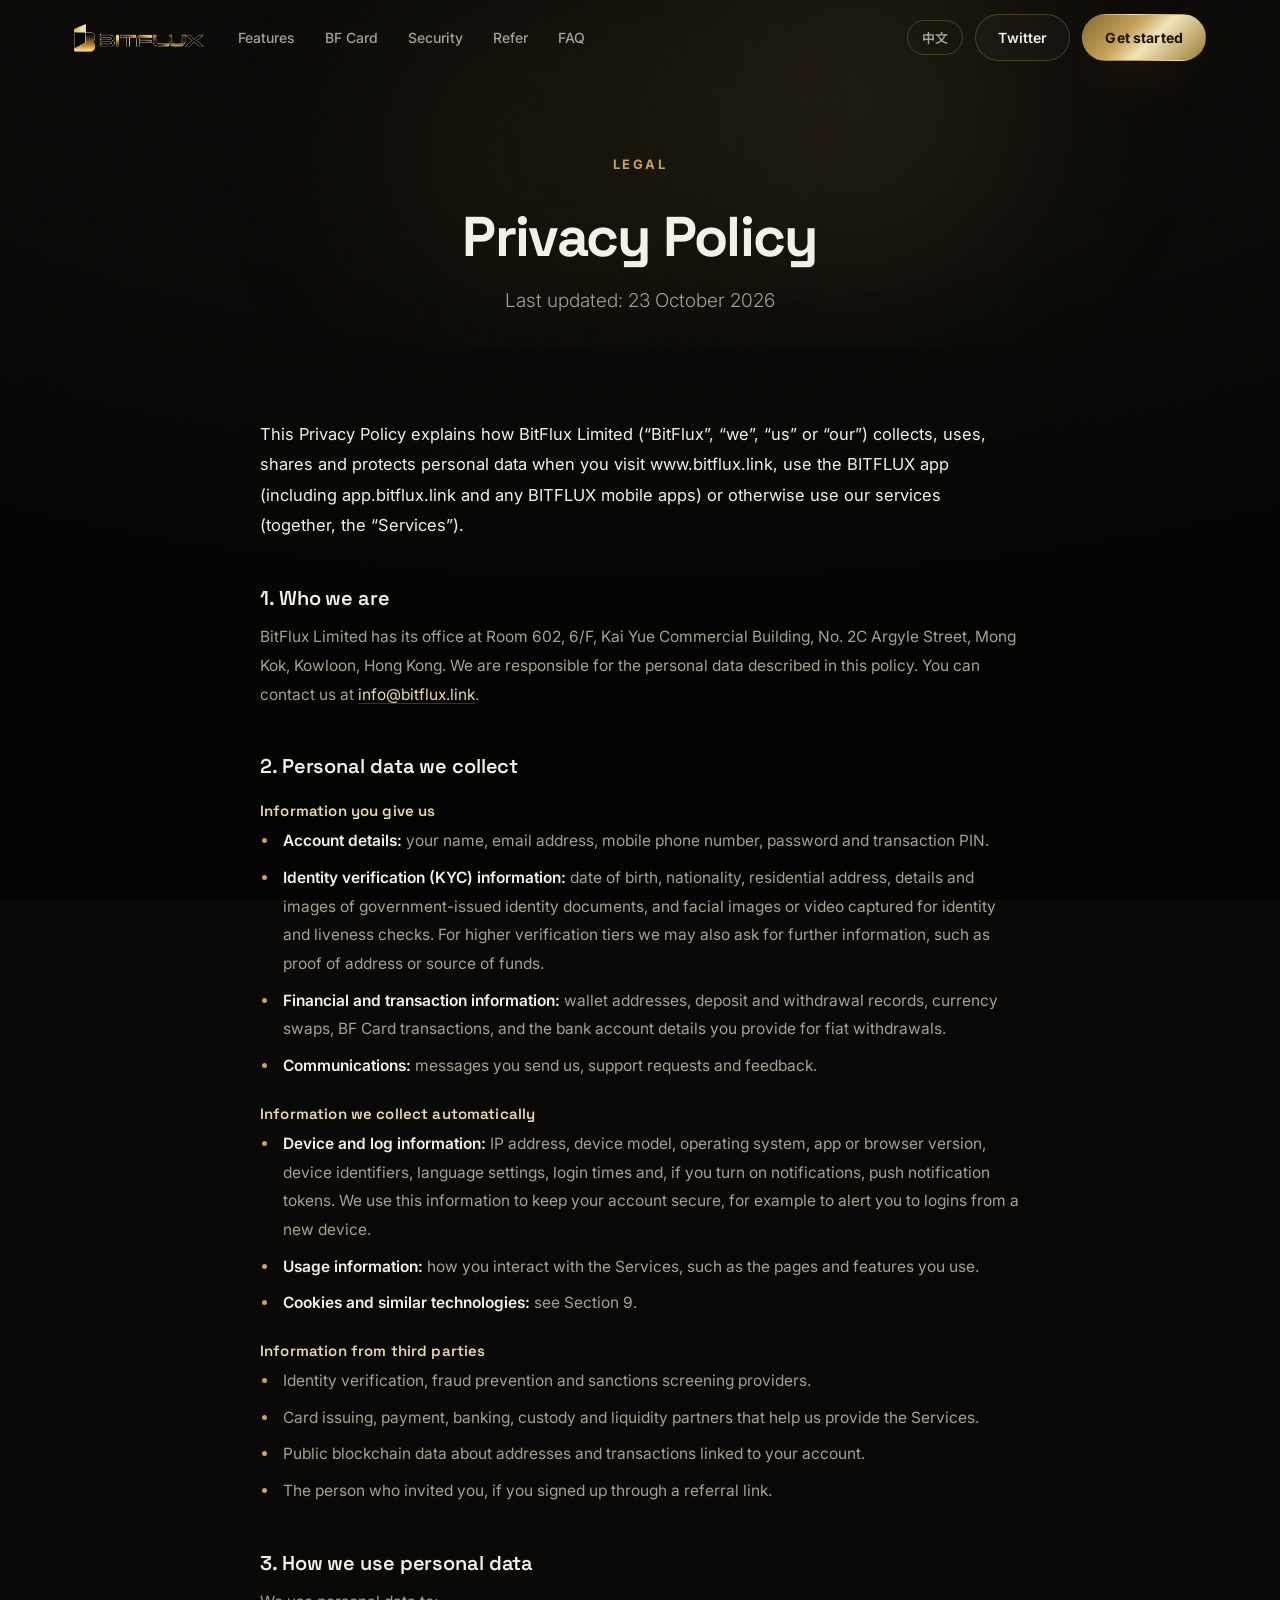
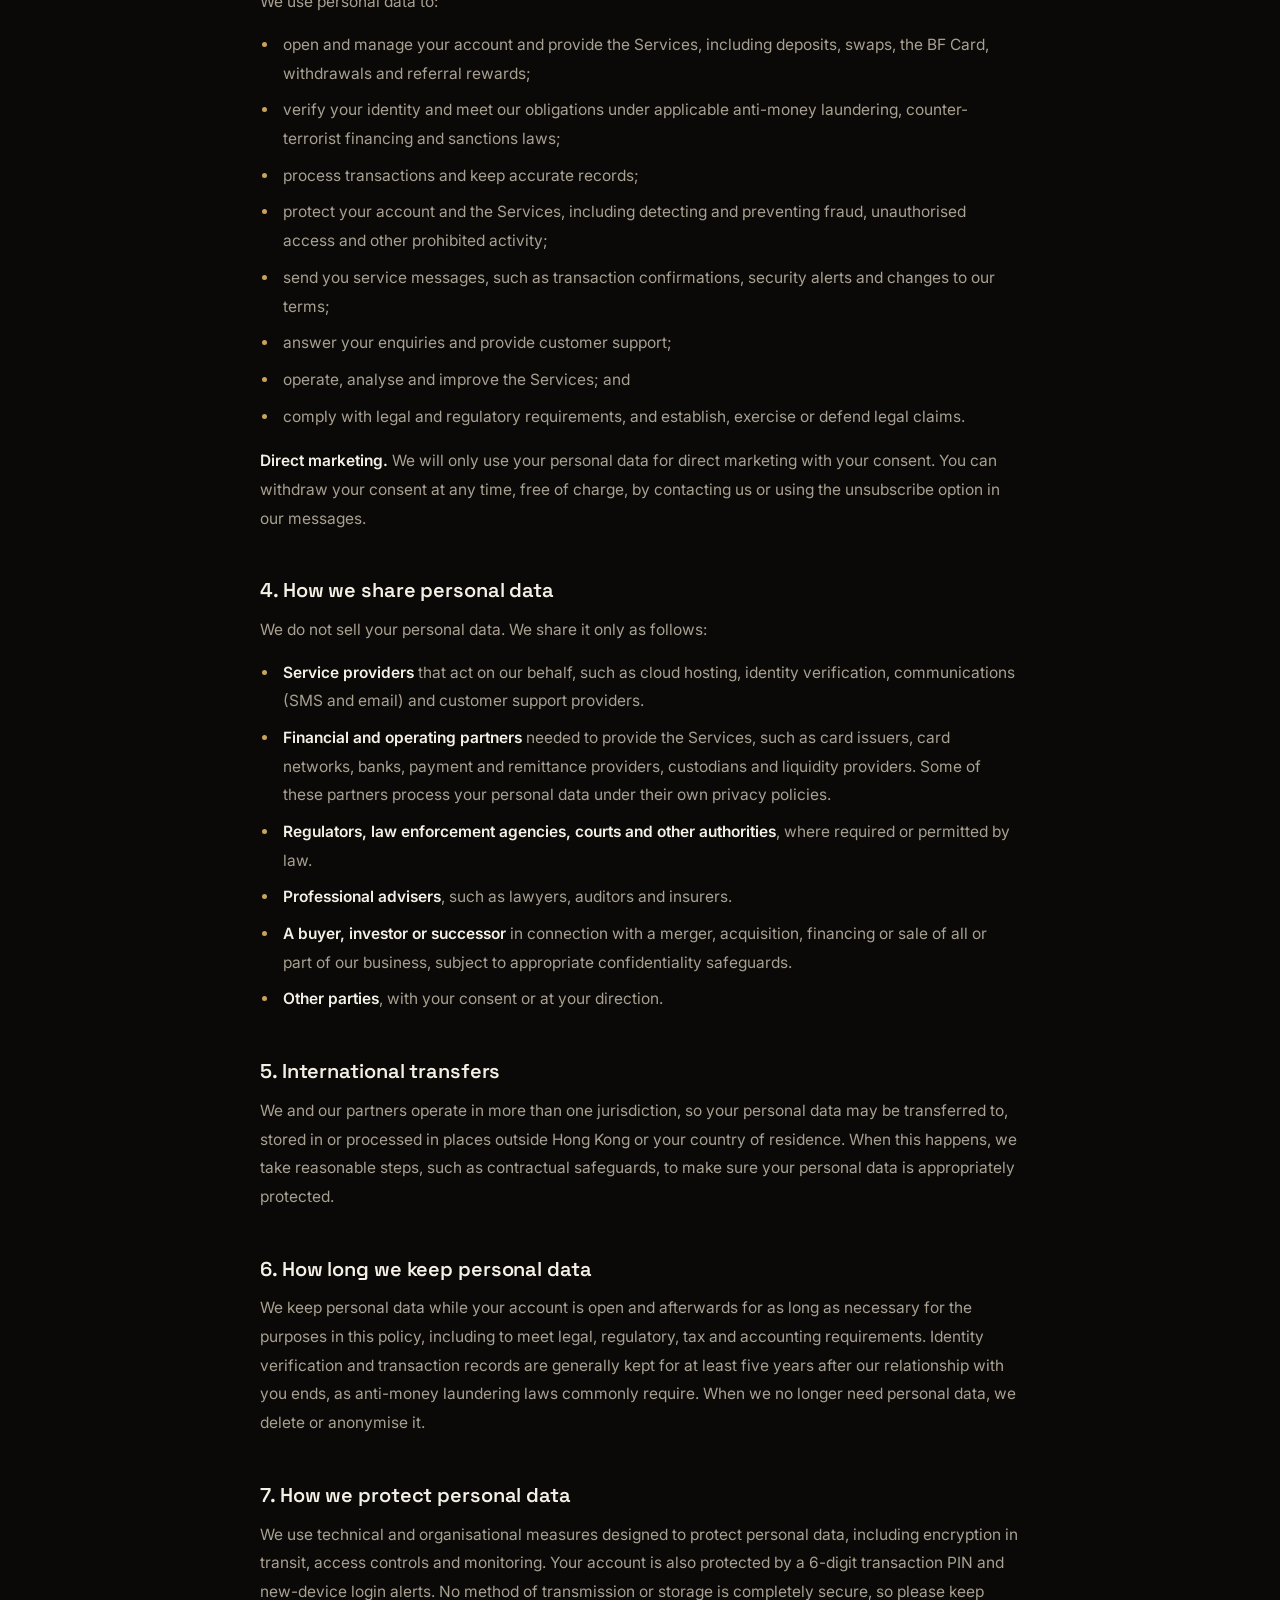
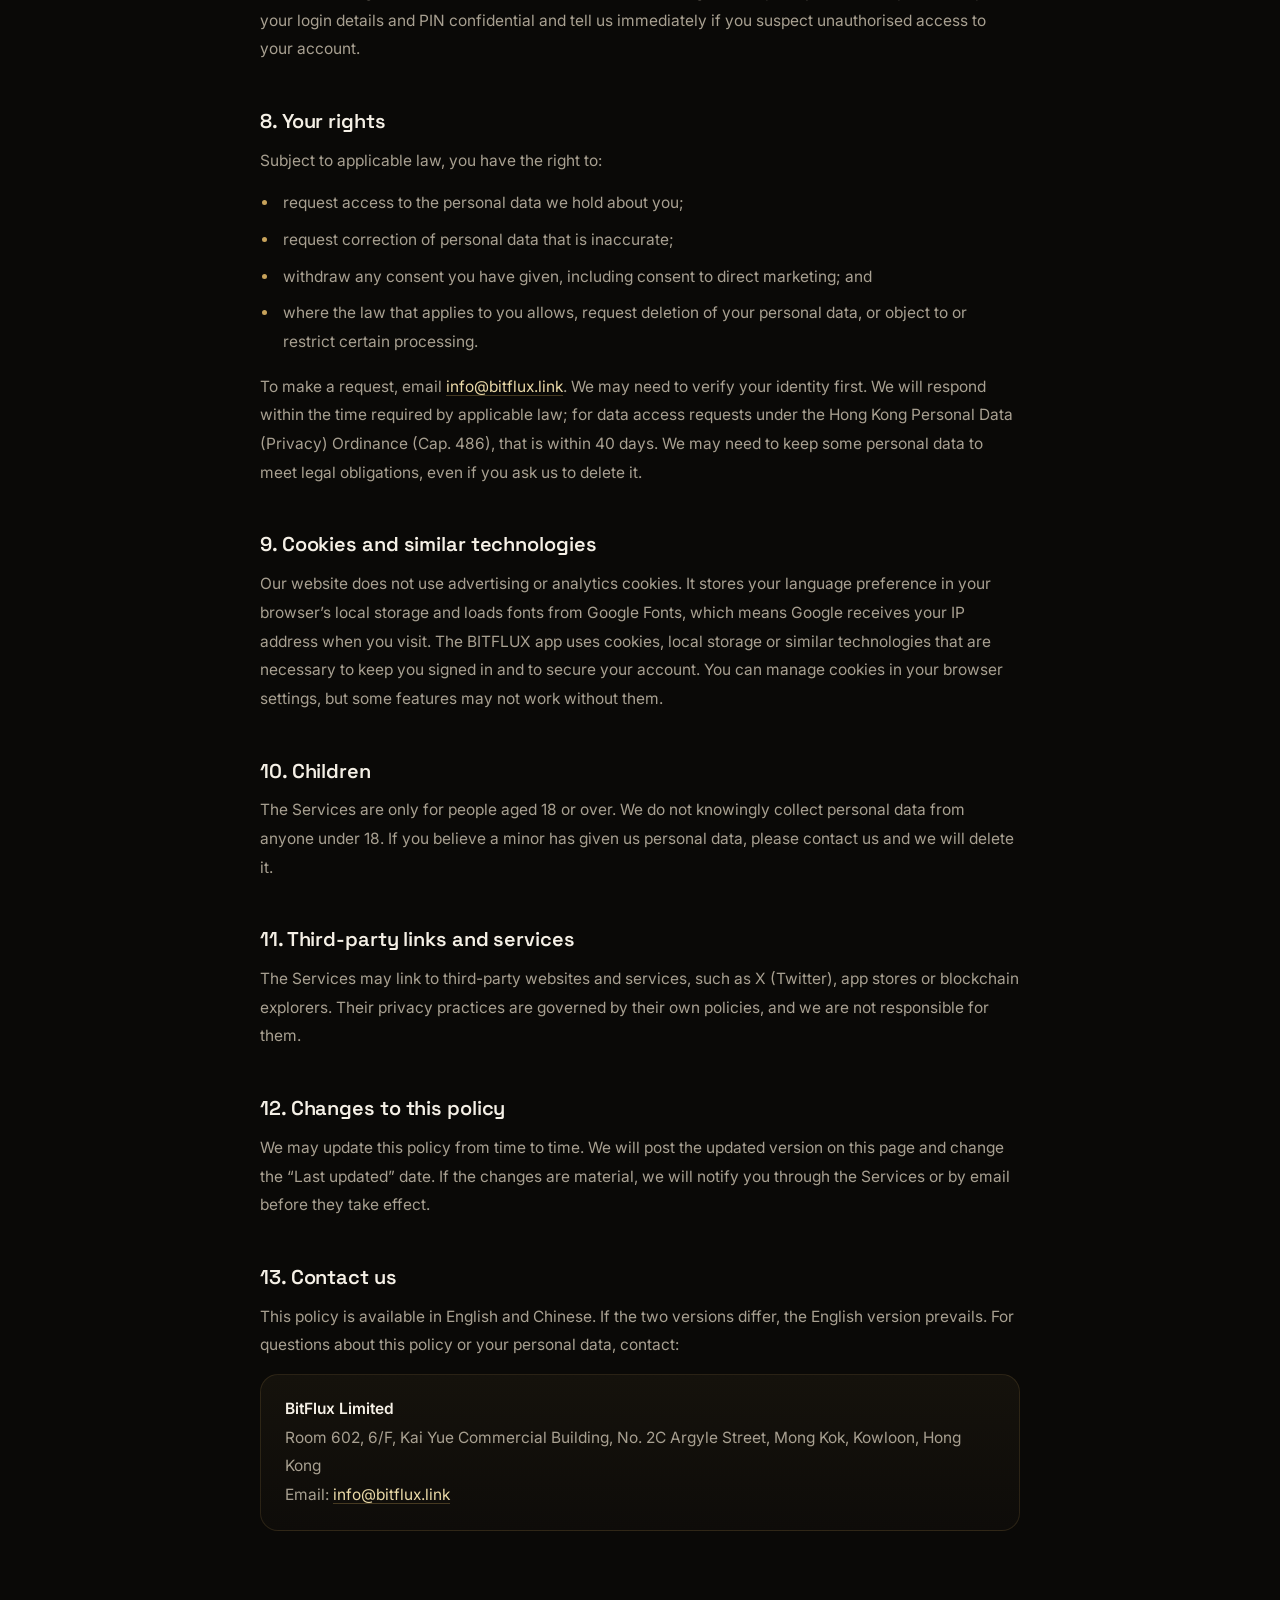
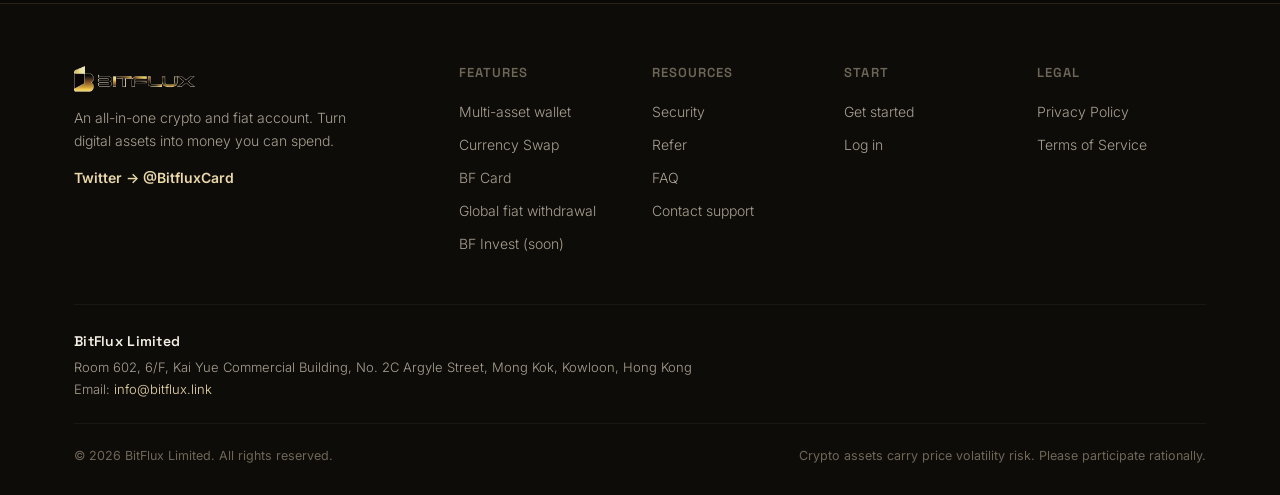
<file: privacy.html>
<!DOCTYPE html>
<html lang="en">
<head>
  <meta charset="UTF-8" />
  <meta http-equiv="Cache-Control" content="no-cache, no-store, must-revalidate" />
  <meta http-equiv="Pragma" content="no-cache" />
  <meta http-equiv="Expires" content="0" />
  <meta name="viewport" content="width=device-width, initial-scale=1.0" />
  <title>Privacy Policy · BITFLUX</title>
  <meta name="description" content="How BitFlux Limited collects, uses and protects your personal data across the BITFLUX website and app." />
  <meta name="theme-color" content="#0A0907" />
  <link rel="icon" type="image/png" href="assets/bitflux-favicon.png" />
  <link rel="canonical" href="https://www.bitflux.link/privacy.html" />
  <link rel="preconnect" href="https://fonts.googleapis.com" />
  <link rel="preconnect" href="https://fonts.gstatic.com" crossorigin />
  <link href="https://fonts.googleapis.com/css2?family=Inter:wght@300;400;500;600;700&family=Space+Grotesk:wght@500;600;700&family=Noto+Sans+SC:wght@300;400;500;700&display=swap" rel="stylesheet" />
  <link rel="stylesheet" href="styles.css?v=20261023f" />
</head>
<body class="page-sub page-legal" data-i18n-title="title_privacy" data-i18n-desc="meta_privacy">
  <!-- ===== NAV ===== -->
  <nav class="nav" id="nav">
    <div class="nav-inner">
      <a class="nav-logo" href="index.html" aria-label="BITFLUX"><img src="assets/bitflux-logo.png" alt="BITFLUX" /></a>
      <div class="nav-links">
        <a href="features.html" data-i18n="nav_features">Features</a>
        <a href="card.html" data-i18n="nav_card">BF Card</a>
        <a href="features.html#security" data-i18n="nav_security">Security</a>
        <a href="features.html#referral" data-i18n="nav_referral">Refer</a>
        <a href="features.html#faq" data-i18n="nav_faq">FAQ</a>
      </div>
      <div class="nav-actions">
        <button class="lang-toggle" id="langToggle" aria-label="Switch language">EN</button>
        <a class="btn btn-ghost" href="https://x.com/bitfluxcard" target="_blank" rel="noopener">Twitter</a>
        <a class="btn btn-primary" href="https://app.bitflux.link" target="_blank" rel="noopener" data-i18n="nav_cta">Get started</a>
      </div>
      <button class="nav-burger" id="burger" aria-label="Menu"><span></span><span></span><span></span></button>
    </div>
    <div class="nav-mobile" id="navMobile">
      <a href="features.html" data-i18n="nav_features">Features</a>
      <a href="card.html" data-i18n="nav_card">BF Card</a>
      <a href="features.html#security" data-i18n="nav_security">Security</a>
      <a href="features.html#referral" data-i18n="nav_referral">Refer</a>
      <a href="features.html#faq" data-i18n="nav_faq">FAQ</a>
      <a class="btn btn-primary" href="https://app.bitflux.link" target="_blank" rel="noopener" data-i18n="nav_cta">Get started</a>
      <button class="lang-toggle lang-toggle-mobile" id="langToggleMobile" aria-label="Switch language">English</button>
    </div>
  </nav>

  <main id="top">
    <section class="subhero">
      <div class="subhero-bg" aria-hidden="true"><div class="glow glow-1"></div><div class="glow glow-2"></div></div>
      <div class="container">
        <span class="eyebrow" data-i18n="foot_legal">Legal</span>
        <h1 class="subhero-title" data-i18n="foot_privacy">Privacy Policy</h1>
        <p class="subhero-sub" data-i18n="legal_updated">Last updated: 23 October 2026</p>
      </div>
    </section>

    <section class="section section-tight">
      <div class="container">

        <!-- ===== English (governing version) ===== -->
        <article class="legal" data-legal="en" lang="en">
          <p class="legal-lead">This Privacy Policy explains how BitFlux Limited (“BitFlux”, “we”, “us” or “our”) collects, uses, shares and protects personal data when you visit www.bitflux.link, use the BITFLUX app (including app.bitflux.link and any BITFLUX mobile apps) or otherwise use our services (together, the “Services”).</p>

          <h2>1. Who we are</h2>
          <p>BitFlux Limited has its office at Room 602, 6/F, Kai Yue Commercial Building, No. 2C Argyle Street, Mong Kok, Kowloon, Hong Kong. We are responsible for the personal data described in this policy. You can contact us at <a href="mailto:info@bitflux.link">info@bitflux.link</a>.</p>

          <h2>2. Personal data we collect</h2>
          <h3>Information you give us</h3>
          <ul>
            <li><strong>Account details:</strong> your name, email address, mobile phone number, password and transaction PIN.</li>
            <li><strong>Identity verification (KYC) information:</strong> date of birth, nationality, residential address, details and images of government-issued identity documents, and facial images or video captured for identity and liveness checks. For higher verification tiers we may also ask for further information, such as proof of address or source of funds.</li>
            <li><strong>Financial and transaction information:</strong> wallet addresses, deposit and withdrawal records, currency swaps, BF Card transactions, and the bank account details you provide for fiat withdrawals.</li>
            <li><strong>Communications:</strong> messages you send us, support requests and feedback.</li>
          </ul>
          <h3>Information we collect automatically</h3>
          <ul>
            <li><strong>Device and log information:</strong> IP address, device model, operating system, app or browser version, device identifiers, language settings, login times and, if you turn on notifications, push notification tokens. We use this information to keep your account secure, for example to alert you to logins from a new device.</li>
            <li><strong>Usage information:</strong> how you interact with the Services, such as the pages and features you use.</li>
            <li><strong>Cookies and similar technologies:</strong> see Section 9.</li>
          </ul>
          <h3>Information from third parties</h3>
          <ul>
            <li>Identity verification, fraud prevention and sanctions screening providers.</li>
            <li>Card issuing, payment, banking, custody and liquidity partners that help us provide the Services.</li>
            <li>Public blockchain data about addresses and transactions linked to your account.</li>
            <li>The person who invited you, if you signed up through a referral link.</li>
          </ul>

          <h2>3. How we use personal data</h2>
          <p>We use personal data to:</p>
          <ul>
            <li>open and manage your account and provide the Services, including deposits, swaps, the BF Card, withdrawals and referral rewards;</li>
            <li>verify your identity and meet our obligations under applicable anti-money laundering, counter-terrorist financing and sanctions laws;</li>
            <li>process transactions and keep accurate records;</li>
            <li>protect your account and the Services, including detecting and preventing fraud, unauthorised access and other prohibited activity;</li>
            <li>send you service messages, such as transaction confirmations, security alerts and changes to our terms;</li>
            <li>answer your enquiries and provide customer support;</li>
            <li>operate, analyse and improve the Services; and</li>
            <li>comply with legal and regulatory requirements, and establish, exercise or defend legal claims.</li>
          </ul>
          <p><strong>Direct marketing.</strong> We will only use your personal data for direct marketing with your consent. You can withdraw your consent at any time, free of charge, by contacting us or using the unsubscribe option in our messages.</p>

          <h2>4. How we share personal data</h2>
          <p>We do not sell your personal data. We share it only as follows:</p>
          <ul>
            <li><strong>Service providers</strong> that act on our behalf, such as cloud hosting, identity verification, communications (SMS and email) and customer support providers.</li>
            <li><strong>Financial and operating partners</strong> needed to provide the Services, such as card issuers, card networks, banks, payment and remittance providers, custodians and liquidity providers. Some of these partners process your personal data under their own privacy policies.</li>
            <li><strong>Regulators, law enforcement agencies, courts and other authorities</strong>, where required or permitted by law.</li>
            <li><strong>Professional advisers</strong>, such as lawyers, auditors and insurers.</li>
            <li><strong>A buyer, investor or successor</strong> in connection with a merger, acquisition, financing or sale of all or part of our business, subject to appropriate confidentiality safeguards.</li>
            <li><strong>Other parties</strong>, with your consent or at your direction.</li>
          </ul>

          <h2>5. International transfers</h2>
          <p>We and our partners operate in more than one jurisdiction, so your personal data may be transferred to, stored in or processed in places outside Hong Kong or your country of residence. When this happens, we take reasonable steps, such as contractual safeguards, to make sure your personal data is appropriately protected.</p>

          <h2>6. How long we keep personal data</h2>
          <p>We keep personal data while your account is open and afterwards for as long as necessary for the purposes in this policy, including to meet legal, regulatory, tax and accounting requirements. Identity verification and transaction records are generally kept for at least five years after our relationship with you ends, as anti-money laundering laws commonly require. When we no longer need personal data, we delete or anonymise it.</p>

          <h2>7. How we protect personal data</h2>
          <p>We use technical and organisational measures designed to protect personal data, including encryption in transit, access controls and monitoring. Your account is also protected by a 6-digit transaction PIN and new-device login alerts. No method of transmission or storage is completely secure, so please keep your login details and PIN confidential and tell us immediately if you suspect unauthorised access to your account.</p>

          <h2>8. Your rights</h2>
          <p>Subject to applicable law, you have the right to:</p>
          <ul>
            <li>request access to the personal data we hold about you;</li>
            <li>request correction of personal data that is inaccurate;</li>
            <li>withdraw any consent you have given, including consent to direct marketing; and</li>
            <li>where the law that applies to you allows, request deletion of your personal data, or object to or restrict certain processing.</li>
          </ul>
          <p>To make a request, email <a href="mailto:info@bitflux.link">info@bitflux.link</a>. We may need to verify your identity first. We will respond within the time required by applicable law; for data access requests under the Hong Kong Personal Data (Privacy) Ordinance (Cap. 486), that is within 40 days. We may need to keep some personal data to meet legal obligations, even if you ask us to delete it.</p>

          <h2>9. Cookies and similar technologies</h2>
          <p>Our website does not use advertising or analytics cookies. It stores your language preference in your browser’s local storage and loads fonts from Google Fonts, which means Google receives your IP address when you visit. The BITFLUX app uses cookies, local storage or similar technologies that are necessary to keep you signed in and to secure your account. You can manage cookies in your browser settings, but some features may not work without them.</p>

          <h2>10. Children</h2>
          <p>The Services are only for people aged 18 or over. We do not knowingly collect personal data from anyone under 18. If you believe a minor has given us personal data, please contact us and we will delete it.</p>

          <h2>11. Third-party links and services</h2>
          <p>The Services may link to third-party websites and services, such as X (Twitter), app stores or blockchain explorers. Their privacy practices are governed by their own policies, and we are not responsible for them.</p>

          <h2>12. Changes to this policy</h2>
          <p>We may update this policy from time to time. We will post the updated version on this page and change the “Last updated” date. If the changes are material, we will notify you through the Services or by email before they take effect.</p>

          <h2>13. Contact us</h2>
          <p>This policy is available in English and Chinese. If the two versions differ, the English version prevails. For questions about this policy or your personal data, contact:</p>
          <div class="legal-contact">
            <strong>BitFlux Limited</strong>
            <address>Room 602, 6/F, Kai Yue Commercial Building, No. 2C Argyle Street, Mong Kok, Kowloon, Hong Kong</address>
            Email: <a href="mailto:info@bitflux.link">info@bitflux.link</a>
          </div>
        </article>

        <!-- ===== 简体中文（参考译本） ===== -->
        <article class="legal" data-legal="zh" lang="zh-CN">
          <p class="legal-note">本中文版本仅供参考。如与英文版本有任何不一致，以英文版本为准。</p>
          <p class="legal-lead">本隐私政策说明 BitFlux Limited（“BitFlux”或“我们”）在你访问 www.bitflux.link、使用 BITFLUX App（包括 app.bitflux.link 及任何 BITFLUX 移动应用）或以其他方式使用我们的服务（统称“服务”）时，如何收集、使用、共享和保护你的个人资料。</p>

          <h2>1. 我们是谁</h2>
          <p>BitFlux Limited 的办公地址为 Room 602, 6/F, Kai Yue Commercial Building, No. 2C Argyle Street, Mong Kok, Kowloon, Hong Kong。我们负责处理本政策所述的个人资料。你可以通过 <a href="mailto:info@bitflux.link">info@bitflux.link</a> 联系我们。</p>

          <h2>2. 我们收集的个人资料</h2>
          <h3>你提供给我们的资料</h3>
          <ul>
            <li><strong>账户资料：</strong>姓名、电子邮箱、手机号码、登录密码及交易 PIN。</li>
            <li><strong>身份认证（KYC）资料：</strong>出生日期、国籍、住址、政府签发的身份证件资料及影像，以及为身份核验和活体检测而采集的面部照片或视频。申请更高认证等级时，我们可能还会要求你提供住址证明、资金来源证明等资料。</li>
            <li><strong>财务与交易资料：</strong>钱包地址、充值与提现记录、兑换记录、BF Card 交易记录，以及你为法币提现提供的银行账户资料。</li>
            <li><strong>沟通记录：</strong>你发给我们的信息、客服请求和反馈。</li>
          </ul>
          <h3>我们自动收集的资料</h3>
          <ul>
            <li><strong>设备与日志资料：</strong>IP 地址、设备型号、操作系统、App 或浏览器版本、设备标识符、语言设置、登录时间，以及你开启通知时的推送通知令牌。我们用这些资料保护你的账户安全，例如在新设备登录时提醒你。</li>
            <li><strong>使用资料：</strong>你如何使用服务，例如访问的页面和使用的功能。</li>
            <li><strong>Cookie 及类似技术：</strong>见第 9 条。</li>
          </ul>
          <h3>从第三方获得的资料</h3>
          <ul>
            <li>身份核验、反欺诈及制裁筛查服务商。</li>
            <li>协助我们提供服务的发卡、支付、银行、托管及流动性合作方。</li>
            <li>与你账户相关的地址和交易的公开区块链数据。</li>
            <li>如果你通过邀请链接注册，邀请你的人。</li>
          </ul>

          <h2>3. 我们如何使用个人资料</h2>
          <p>我们使用个人资料来：</p>
          <ul>
            <li>开立和管理你的账户，提供服务，包括充值、兑换、BF Card、提现及邀请奖励；</li>
            <li>核实你的身份，履行适用的反洗钱、反恐怖分子融资及制裁法律规定的义务；</li>
            <li>处理交易并保存准确记录；</li>
            <li>保护你的账户和服务，包括侦测和防止欺诈、未经授权的访问及其他违禁活动；</li>
            <li>向你发送服务通知，例如交易确认、安全提醒及条款变更；</li>
            <li>回复你的查询并提供客户支持；</li>
            <li>运营、分析和改进服务；以及</li>
            <li>遵守法律和监管要求，以及确立、行使或抗辩法律申索。</li>
          </ul>
          <p><strong>直接促销。</strong>只有在取得你的同意后，我们才会使用你的个人资料进行直接促销。你可以随时联系我们或使用信息中的退订选项撤回同意，无需付费。</p>

          <h2>4. 我们如何共享个人资料</h2>
          <p>我们不会出售你的个人资料，只会在以下情况下共享：</p>
          <ul>
            <li><strong>服务商：</strong>代表我们提供服务的机构，例如云托管、身份核验、通讯（短信和电子邮件）及客户支持服务商。</li>
            <li><strong>金融及运营合作方：</strong>提供服务所需的机构，例如发卡机构、卡组织、银行、支付及汇款服务商、托管机构和流动性提供方。部分合作方会按其自身的隐私政策处理你的个人资料。</li>
            <li><strong>监管机构、执法机构、法院及其他主管当局：</strong>在法律要求或允许的情况下。</li>
            <li><strong>专业顾问：</strong>例如律师、审计师和保险人。</li>
            <li><strong>买方、投资者或继承方：</strong>在合并、收购、融资或出售全部或部分业务时，并采取适当的保密措施。</li>
            <li><strong>其他方：</strong>经你同意或按你的指示。</li>
          </ul>

          <h2>5. 跨境转移</h2>
          <p>我们和合作方在多个司法管辖区运营，因此你的个人资料可能会被转移到香港或你居住的国家/地区以外的地方存储或处理。在这种情况下，我们会采取合同保障等合理措施，确保你的个人资料得到适当保护。</p>

          <h2>6. 保存期限</h2>
          <p>在你的账户存续期间，以及此后为实现本政策所述目的所需的期间内，我们会保存你的个人资料，包括为满足法律、监管、税务和会计要求。身份认证和交易记录一般会在我们与你的业务关系结束后至少保存五年，这是反洗钱法律的常见要求。不再需要的个人资料，我们会删除或作匿名化处理。</p>

          <h2>7. 安全保障</h2>
          <p>我们采取旨在保护个人资料的技术和组织措施，包括传输加密、访问控制和监控。你的账户另有 6 位交易 PIN 和新设备登录提醒保护。任何传输或存储方式都无法做到绝对安全，请妥善保管你的登录信息和 PIN；如怀疑账户被他人盗用，请立即通知我们。</p>

          <h2>8. 你的权利</h2>
          <p>在适用法律的范围内，你有权：</p>
          <ul>
            <li>要求查阅我们持有的你的个人资料；</li>
            <li>要求更正不准确的个人资料；</li>
            <li>撤回你已给予的同意，包括对直接促销的同意；以及</li>
            <li>在适用于你的法律允许时，要求删除你的个人资料，或反对、限制某些处理。</li>
          </ul>
          <p>如需提出请求，请发送电子邮件至 <a href="mailto:info@bitflux.link">info@bitflux.link</a>。我们可能需要先核实你的身份。我们会在适用法律规定的期限内答复；根据香港《个人资料（私隐）条例》（第 486 章）提出的查阅资料要求，我们会在 40 日内答复。即使你要求删除，部分资料仍须为履行法律义务而保存。</p>

          <h2>9. Cookie 及类似技术</h2>
          <p>我们的网站不使用广告或分析类 Cookie。网站会在你的浏览器本地存储中保存语言偏好，并从 Google Fonts 加载字体，因此你访问时 Google 会收到你的 IP 地址。BITFLUX App 会使用维持登录状态和保障账户安全所必需的 Cookie、本地存储或类似技术。你可以在浏览器设置中管理 Cookie，但部分功能可能因此无法正常使用。</p>

          <h2>10. 未成年人</h2>
          <p>服务仅供年满 18 岁的人士使用。我们不会在知情的情况下收集未满 18 岁人士的个人资料。如果你认为有未成年人向我们提供了个人资料，请联系我们，我们会将其删除。</p>

          <h2>11. 第三方链接和服务</h2>
          <p>服务可能包含指向第三方网站和服务的链接，例如 X（Twitter）、应用商店或区块链浏览器。这些第三方的隐私做法受其自身政策约束，我们不承担责任。</p>

          <h2>12. 政策更新</h2>
          <p>我们可能不时更新本政策，并会在本页面发布更新后的版本、修改“最后更新”日期。如有重大变更，我们会在变更生效前通过服务或电子邮件通知你。</p>

          <h2>13. 联系我们</h2>
          <p>本政策提供英文和中文版本，如有任何不一致，以英文版本为准。如对本政策或你的个人资料有任何疑问，请联系：</p>
          <div class="legal-contact">
            <strong>BitFlux Limited</strong>
            <address>Room 602, 6/F, Kai Yue Commercial Building, No. 2C Argyle Street, Mong Kok, Kowloon, Hong Kong</address>
            邮箱：<a href="mailto:info@bitflux.link">info@bitflux.link</a>
          </div>
        </article>

      </div>
    </section>
  </main>

  <!-- ===== FOOTER ===== -->
  <footer class="footer">
    <div class="container">
      <div class="footer-inner">
        <div class="footer-brand">
          <img src="assets/bitflux-logo.png" alt="BITFLUX" />
          <p data-i18n="foot_desc">An all-in-one crypto and fiat account. Turn digital assets into money you can spend.</p>
          <a class="footer-tg" href="https://x.com/bitfluxcard" target="_blank" rel="noopener">Twitter → @BitfluxCard</a>
        </div>
        <div class="footer-cols">
          <div>
            <h4 data-i18n="foot_product">Features</h4>
            <a href="features.html" data-i18n="f1_t">Multi-asset wallet</a>
            <a href="features.html" data-i18n="f2_t">Currency Swap</a>
            <a href="card.html" data-i18n="nav_card">BF Card</a>
            <a href="features.html" data-i18n="f4_t">Global fiat withdrawal</a>
            <a href="coming-soon.html?p=BF%20Invest" data-i18n="foot_invest">BF Invest (soon)</a>
          </div>
          <div>
            <h4 data-i18n="foot_resource">Resources</h4>
            <a href="features.html#security" data-i18n="nav_security">Security</a>
            <a href="features.html#referral" data-i18n="nav_referral">Refer</a>
            <a href="features.html#faq" data-i18n="nav_faq">FAQ</a>
            <a href="mailto:info@bitflux.link" data-i18n="foot_support">Contact support</a>
          </div>
          <div>
            <h4 data-i18n="foot_start">Start</h4>
            <a href="https://app.bitflux.link" target="_blank" rel="noopener" data-i18n="nav_cta">Get started</a>
            <a href="https://app.bitflux.link" target="_blank" rel="noopener" data-i18n="foot_login">Log in</a>
          </div>
          <div>
            <h4 data-i18n="foot_legal">Legal</h4>
            <a href="privacy.html" data-i18n="foot_privacy">Privacy Policy</a>
            <a href="terms.html" data-i18n="foot_terms">Terms of Service</a>
          </div>
        </div>
      </div>
      <div class="footer-company">
        <p class="fc-name">BitFlux Limited</p>
        <address>Room 602, 6/F, Kai Yue Commercial Building, No. 2C Argyle Street, Mong Kok, Kowloon, Hong Kong</address>
        <p><span data-i18n="foot_email_l">Email: </span><a href="mailto:info@bitflux.link">info@bitflux.link</a></p>
      </div>
      <div class="footer-bottom">
        <span>© 2026 BitFlux Limited. All rights reserved.</span>
        <!-- build 20261023f -->
        <span data-i18n="foot_disclaimer">Crypto assets carry price volatility risk. Please participate rationally.</span>
      </div>
    </div>
  </footer>

  <script src="app.js?v=20261023f"></script>
</body>
</html>
</file>
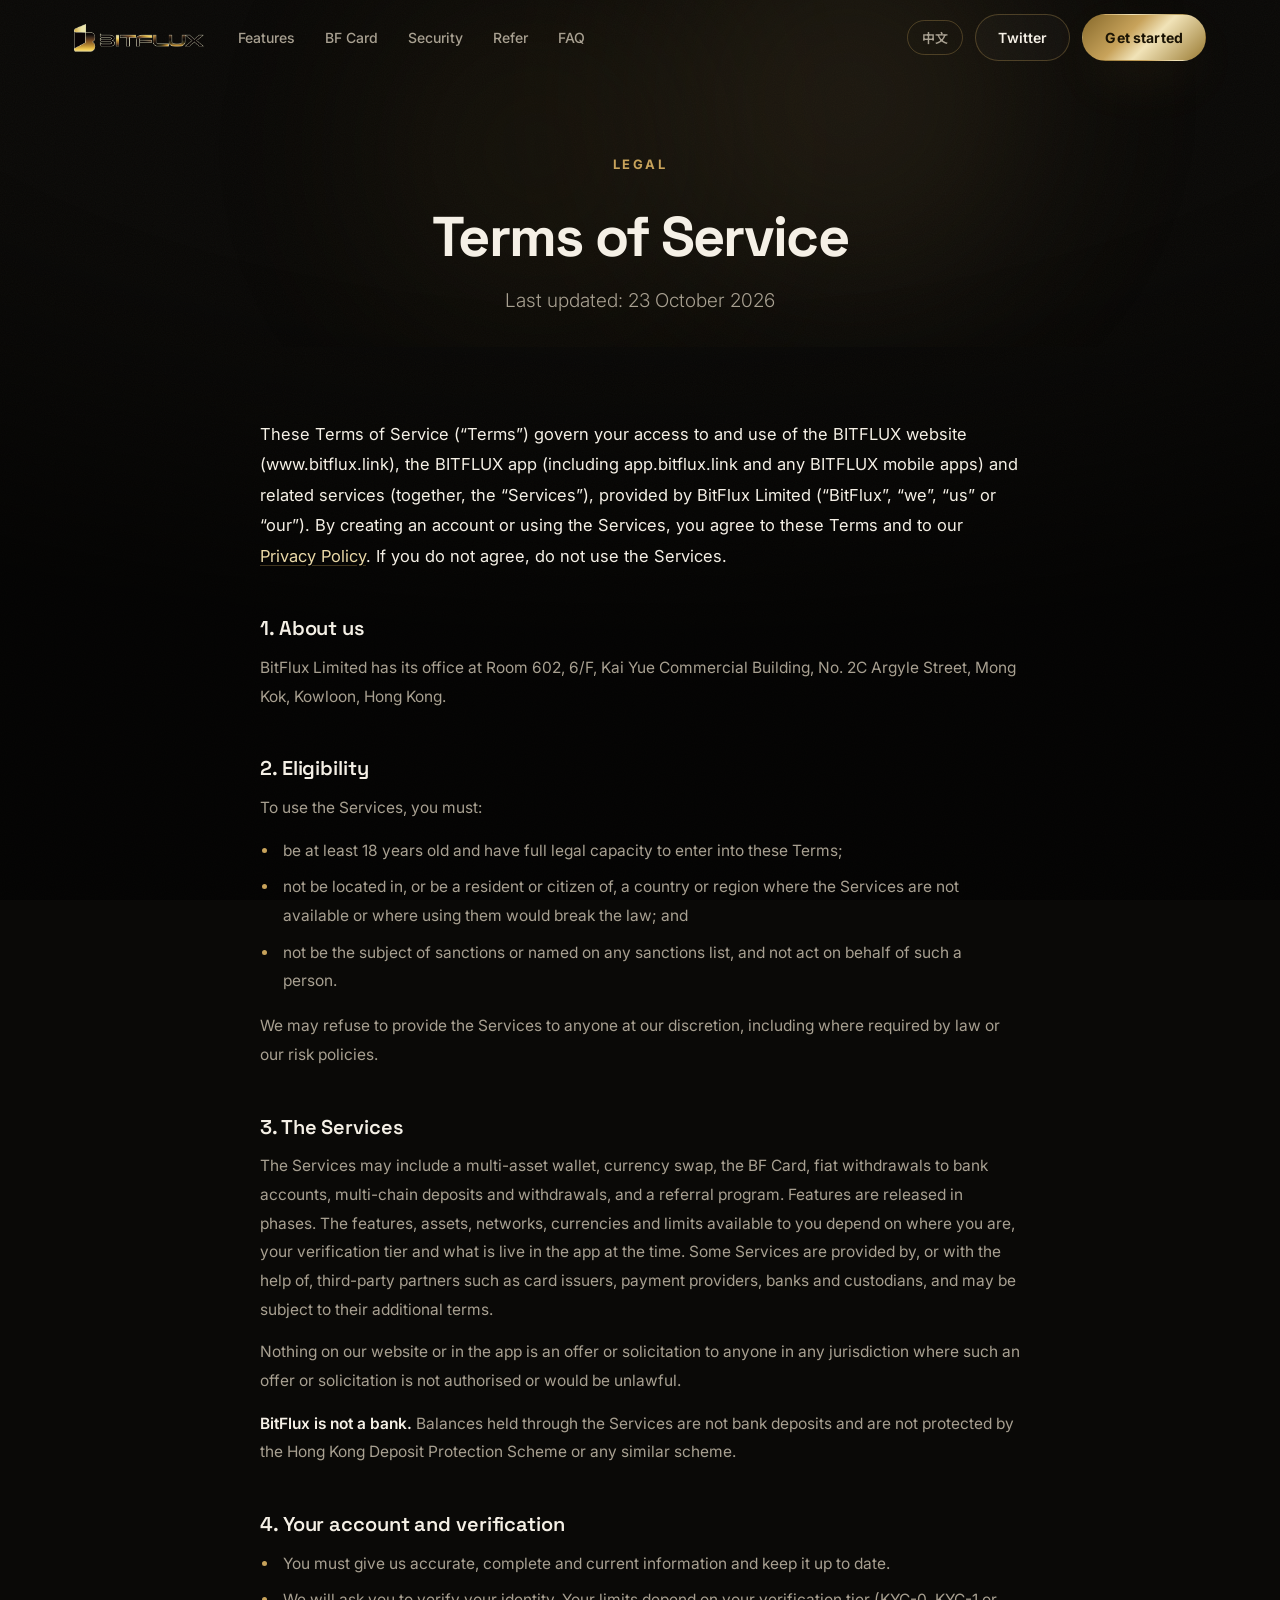
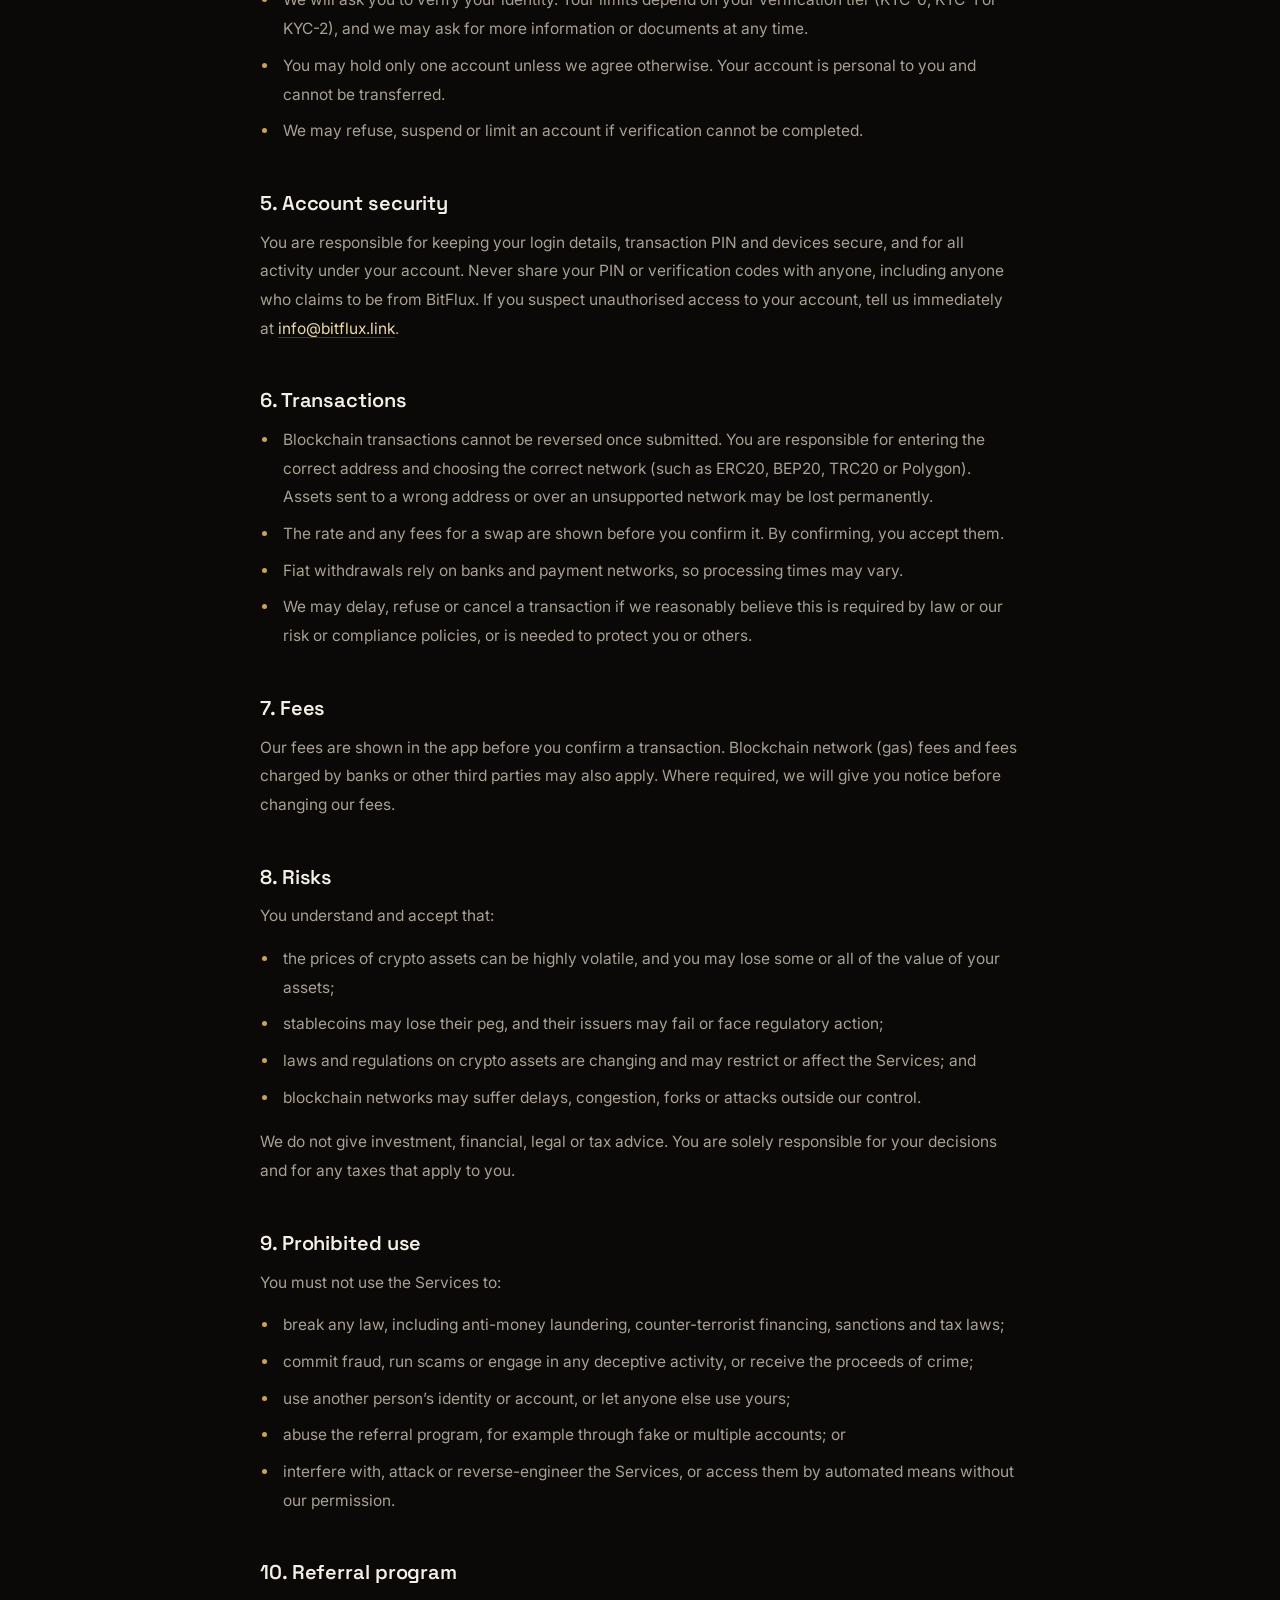
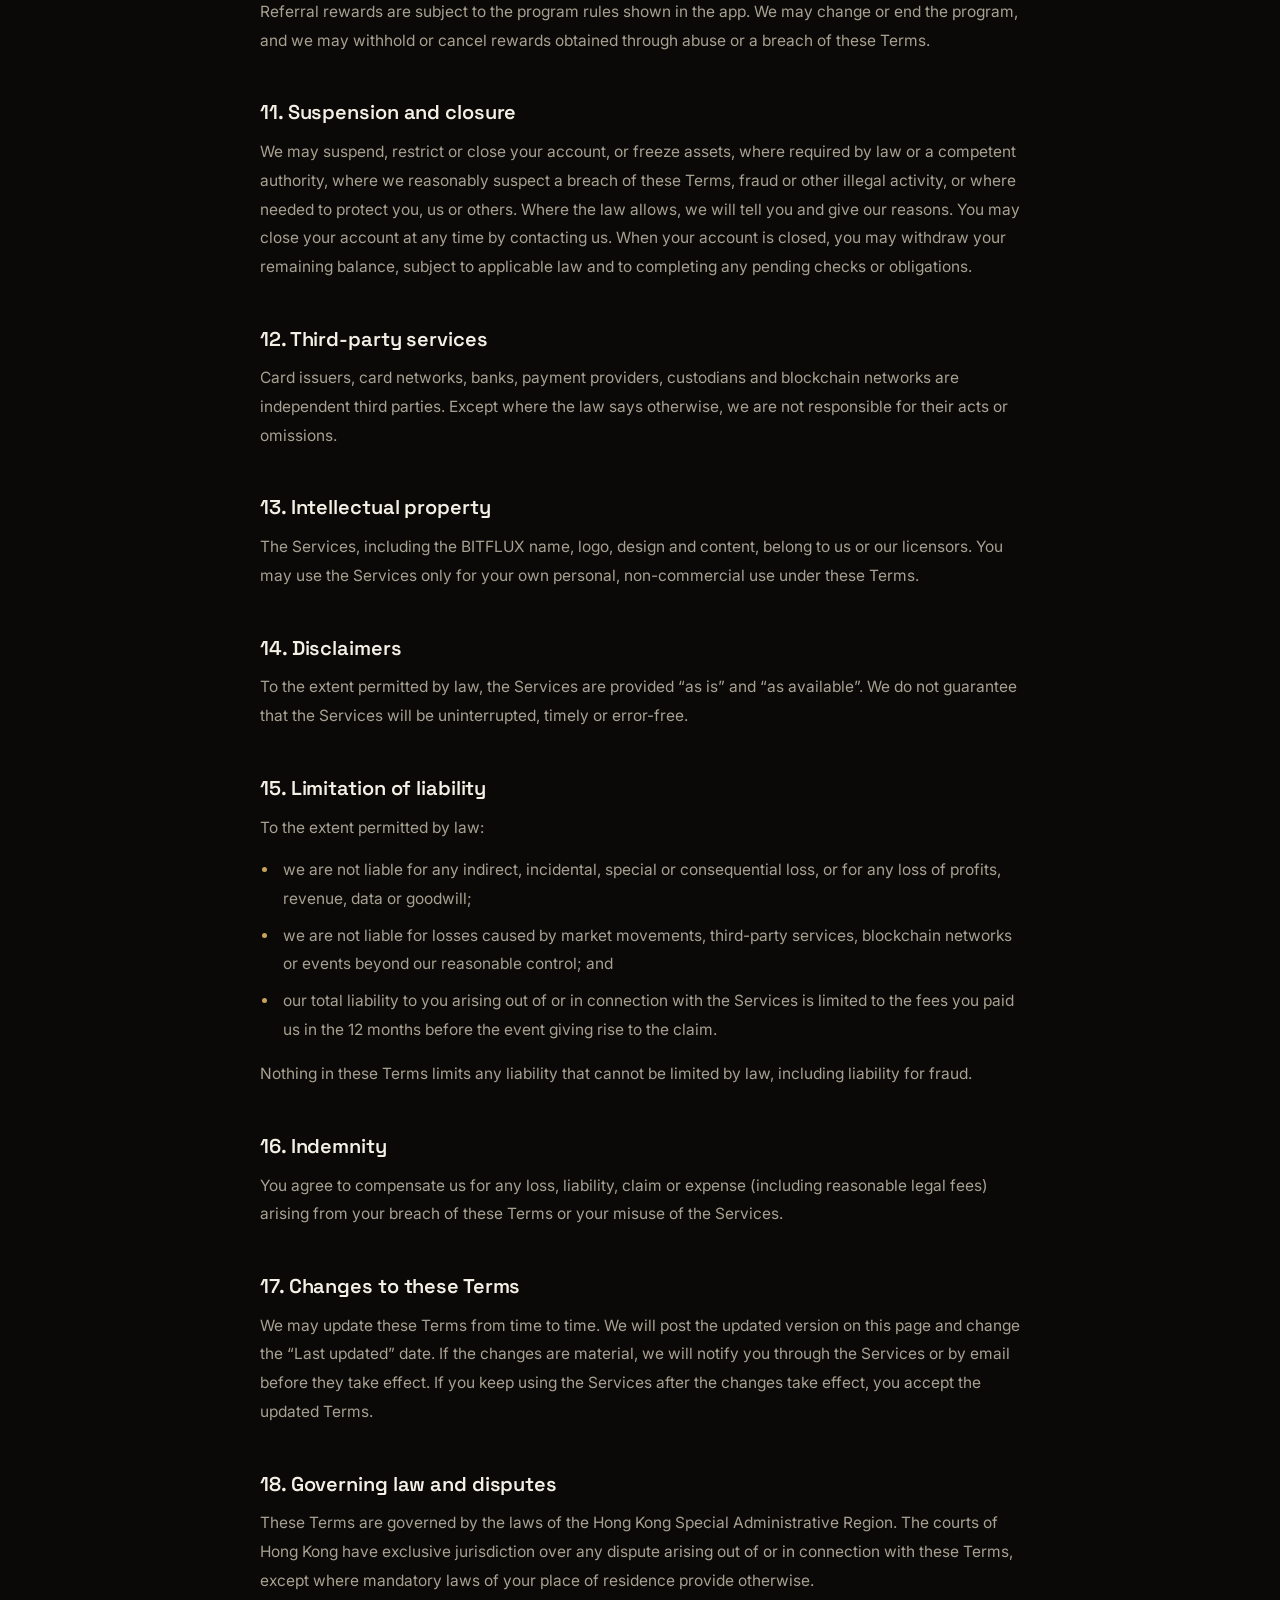
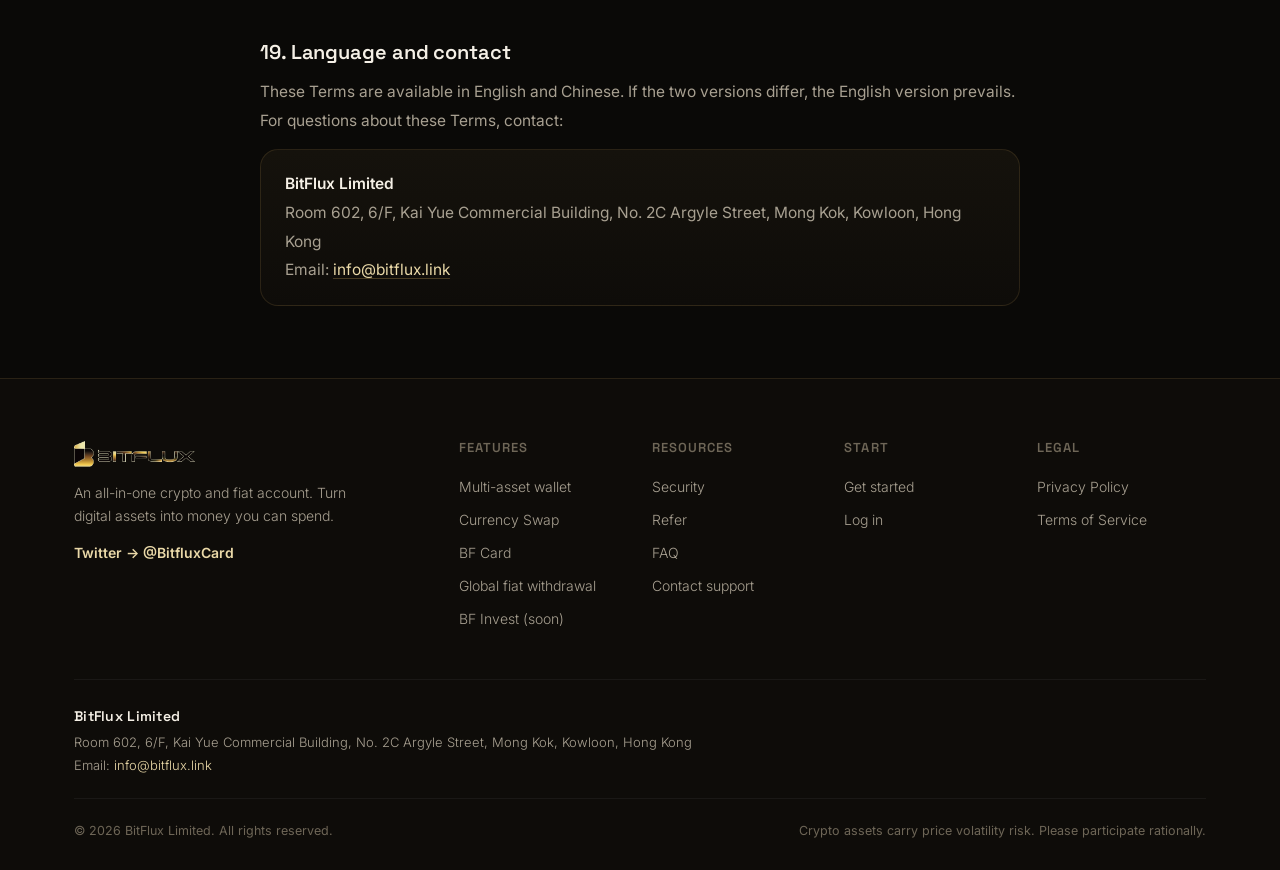
<file: terms.html>
<!DOCTYPE html>
<html lang="en">
<head>
  <meta charset="UTF-8" />
  <meta http-equiv="Cache-Control" content="no-cache, no-store, must-revalidate" />
  <meta http-equiv="Pragma" content="no-cache" />
  <meta http-equiv="Expires" content="0" />
  <meta name="viewport" content="width=device-width, initial-scale=1.0" />
  <title>Terms of Service · BITFLUX</title>
  <meta name="description" content="The terms that govern your use of the BITFLUX website, app and related services provided by BitFlux Limited." />
  <meta name="theme-color" content="#0A0907" />
  <link rel="icon" type="image/png" href="assets/bitflux-favicon.png" />
  <link rel="canonical" href="https://www.bitflux.link/terms.html" />
  <link rel="preconnect" href="https://fonts.googleapis.com" />
  <link rel="preconnect" href="https://fonts.gstatic.com" crossorigin />
  <link href="https://fonts.googleapis.com/css2?family=Inter:wght@300;400;500;600;700&family=Space+Grotesk:wght@500;600;700&family=Noto+Sans+SC:wght@300;400;500;700&display=swap" rel="stylesheet" />
  <link rel="stylesheet" href="styles.css?v=20261023f" />
</head>
<body class="page-sub page-legal" data-i18n-title="title_terms" data-i18n-desc="meta_terms">
  <!-- ===== NAV ===== -->
  <nav class="nav" id="nav">
    <div class="nav-inner">
      <a class="nav-logo" href="index.html" aria-label="BITFLUX"><img src="assets/bitflux-logo.png" alt="BITFLUX" /></a>
      <div class="nav-links">
        <a href="features.html" data-i18n="nav_features">Features</a>
        <a href="card.html" data-i18n="nav_card">BF Card</a>
        <a href="features.html#security" data-i18n="nav_security">Security</a>
        <a href="features.html#referral" data-i18n="nav_referral">Refer</a>
        <a href="features.html#faq" data-i18n="nav_faq">FAQ</a>
      </div>
      <div class="nav-actions">
        <button class="lang-toggle" id="langToggle" aria-label="Switch language">EN</button>
        <a class="btn btn-ghost" href="https://x.com/bitfluxcard" target="_blank" rel="noopener">Twitter</a>
        <a class="btn btn-primary" href="https://app.bitflux.link" target="_blank" rel="noopener" data-i18n="nav_cta">Get started</a>
      </div>
      <button class="nav-burger" id="burger" aria-label="Menu"><span></span><span></span><span></span></button>
    </div>
    <div class="nav-mobile" id="navMobile">
      <a href="features.html" data-i18n="nav_features">Features</a>
      <a href="card.html" data-i18n="nav_card">BF Card</a>
      <a href="features.html#security" data-i18n="nav_security">Security</a>
      <a href="features.html#referral" data-i18n="nav_referral">Refer</a>
      <a href="features.html#faq" data-i18n="nav_faq">FAQ</a>
      <a class="btn btn-primary" href="https://app.bitflux.link" target="_blank" rel="noopener" data-i18n="nav_cta">Get started</a>
      <button class="lang-toggle lang-toggle-mobile" id="langToggleMobile" aria-label="Switch language">English</button>
    </div>
  </nav>

  <main id="top">
    <section class="subhero">
      <div class="subhero-bg" aria-hidden="true"><div class="glow glow-1"></div><div class="glow glow-2"></div></div>
      <div class="container">
        <span class="eyebrow" data-i18n="foot_legal">Legal</span>
        <h1 class="subhero-title" data-i18n="foot_terms">Terms of Service</h1>
        <p class="subhero-sub" data-i18n="legal_updated">Last updated: 23 October 2026</p>
      </div>
    </section>

    <section class="section section-tight">
      <div class="container">

        <!-- ===== English (governing version) ===== -->
        <article class="legal" data-legal="en" lang="en">
          <p class="legal-lead">These Terms of Service (“Terms”) govern your access to and use of the BITFLUX website (www.bitflux.link), the BITFLUX app (including app.bitflux.link and any BITFLUX mobile apps) and related services (together, the “Services”), provided by BitFlux Limited (“BitFlux”, “we”, “us” or “our”). By creating an account or using the Services, you agree to these Terms and to our <a href="privacy.html">Privacy Policy</a>. If you do not agree, do not use the Services.</p>

          <h2>1. About us</h2>
          <p>BitFlux Limited has its office at Room 602, 6/F, Kai Yue Commercial Building, No. 2C Argyle Street, Mong Kok, Kowloon, Hong Kong.</p>

          <h2>2. Eligibility</h2>
          <p>To use the Services, you must:</p>
          <ul>
            <li>be at least 18 years old and have full legal capacity to enter into these Terms;</li>
            <li>not be located in, or be a resident or citizen of, a country or region where the Services are not available or where using them would break the law; and</li>
            <li>not be the subject of sanctions or named on any sanctions list, and not act on behalf of such a person.</li>
          </ul>
          <p>We may refuse to provide the Services to anyone at our discretion, including where required by law or our risk policies.</p>

          <h2>3. The Services</h2>
          <p>The Services may include a multi-asset wallet, currency swap, the BF Card, fiat withdrawals to bank accounts, multi-chain deposits and withdrawals, and a referral program. Features are released in phases. The features, assets, networks, currencies and limits available to you depend on where you are, your verification tier and what is live in the app at the time. Some Services are provided by, or with the help of, third-party partners such as card issuers, payment providers, banks and custodians, and may be subject to their additional terms.</p>
          <p>Nothing on our website or in the app is an offer or solicitation to anyone in any jurisdiction where such an offer or solicitation is not authorised or would be unlawful.</p>
          <p><strong>BitFlux is not a bank.</strong> Balances held through the Services are not bank deposits and are not protected by the Hong Kong Deposit Protection Scheme or any similar scheme.</p>

          <h2>4. Your account and verification</h2>
          <ul>
            <li>You must give us accurate, complete and current information and keep it up to date.</li>
            <li>We will ask you to verify your identity. Your limits depend on your verification tier (KYC-0, KYC-1 or KYC-2), and we may ask for more information or documents at any time.</li>
            <li>You may hold only one account unless we agree otherwise. Your account is personal to you and cannot be transferred.</li>
            <li>We may refuse, suspend or limit an account if verification cannot be completed.</li>
          </ul>

          <h2>5. Account security</h2>
          <p>You are responsible for keeping your login details, transaction PIN and devices secure, and for all activity under your account. Never share your PIN or verification codes with anyone, including anyone who claims to be from BitFlux. If you suspect unauthorised access to your account, tell us immediately at <a href="mailto:info@bitflux.link">info@bitflux.link</a>.</p>

          <h2>6. Transactions</h2>
          <ul>
            <li>Blockchain transactions cannot be reversed once submitted. You are responsible for entering the correct address and choosing the correct network (such as ERC20, BEP20, TRC20 or Polygon). Assets sent to a wrong address or over an unsupported network may be lost permanently.</li>
            <li>The rate and any fees for a swap are shown before you confirm it. By confirming, you accept them.</li>
            <li>Fiat withdrawals rely on banks and payment networks, so processing times may vary.</li>
            <li>We may delay, refuse or cancel a transaction if we reasonably believe this is required by law or our risk or compliance policies, or is needed to protect you or others.</li>
          </ul>

          <h2>7. Fees</h2>
          <p>Our fees are shown in the app before you confirm a transaction. Blockchain network (gas) fees and fees charged by banks or other third parties may also apply. Where required, we will give you notice before changing our fees.</p>

          <h2>8. Risks</h2>
          <p>You understand and accept that:</p>
          <ul>
            <li>the prices of crypto assets can be highly volatile, and you may lose some or all of the value of your assets;</li>
            <li>stablecoins may lose their peg, and their issuers may fail or face regulatory action;</li>
            <li>laws and regulations on crypto assets are changing and may restrict or affect the Services; and</li>
            <li>blockchain networks may suffer delays, congestion, forks or attacks outside our control.</li>
          </ul>
          <p>We do not give investment, financial, legal or tax advice. You are solely responsible for your decisions and for any taxes that apply to you.</p>

          <h2>9. Prohibited use</h2>
          <p>You must not use the Services to:</p>
          <ul>
            <li>break any law, including anti-money laundering, counter-terrorist financing, sanctions and tax laws;</li>
            <li>commit fraud, run scams or engage in any deceptive activity, or receive the proceeds of crime;</li>
            <li>use another person’s identity or account, or let anyone else use yours;</li>
            <li>abuse the referral program, for example through fake or multiple accounts; or</li>
            <li>interfere with, attack or reverse-engineer the Services, or access them by automated means without our permission.</li>
          </ul>

          <h2>10. Referral program</h2>
          <p>Referral rewards are subject to the program rules shown in the app. We may change or end the program, and we may withhold or cancel rewards obtained through abuse or a breach of these Terms.</p>

          <h2>11. Suspension and closure</h2>
          <p>We may suspend, restrict or close your account, or freeze assets, where required by law or a competent authority, where we reasonably suspect a breach of these Terms, fraud or other illegal activity, or where needed to protect you, us or others. Where the law allows, we will tell you and give our reasons. You may close your account at any time by contacting us. When your account is closed, you may withdraw your remaining balance, subject to applicable law and to completing any pending checks or obligations.</p>

          <h2>12. Third-party services</h2>
          <p>Card issuers, card networks, banks, payment providers, custodians and blockchain networks are independent third parties. Except where the law says otherwise, we are not responsible for their acts or omissions.</p>

          <h2>13. Intellectual property</h2>
          <p>The Services, including the BITFLUX name, logo, design and content, belong to us or our licensors. You may use the Services only for your own personal, non-commercial use under these Terms.</p>

          <h2>14. Disclaimers</h2>
          <p>To the extent permitted by law, the Services are provided “as is” and “as available”. We do not guarantee that the Services will be uninterrupted, timely or error-free.</p>

          <h2>15. Limitation of liability</h2>
          <p>To the extent permitted by law:</p>
          <ul>
            <li>we are not liable for any indirect, incidental, special or consequential loss, or for any loss of profits, revenue, data or goodwill;</li>
            <li>we are not liable for losses caused by market movements, third-party services, blockchain networks or events beyond our reasonable control; and</li>
            <li>our total liability to you arising out of or in connection with the Services is limited to the fees you paid us in the 12 months before the event giving rise to the claim.</li>
          </ul>
          <p>Nothing in these Terms limits any liability that cannot be limited by law, including liability for fraud.</p>

          <h2>16. Indemnity</h2>
          <p>You agree to compensate us for any loss, liability, claim or expense (including reasonable legal fees) arising from your breach of these Terms or your misuse of the Services.</p>

          <h2>17. Changes to these Terms</h2>
          <p>We may update these Terms from time to time. We will post the updated version on this page and change the “Last updated” date. If the changes are material, we will notify you through the Services or by email before they take effect. If you keep using the Services after the changes take effect, you accept the updated Terms.</p>

          <h2>18. Governing law and disputes</h2>
          <p>These Terms are governed by the laws of the Hong Kong Special Administrative Region. The courts of Hong Kong have exclusive jurisdiction over any dispute arising out of or in connection with these Terms, except where mandatory laws of your place of residence provide otherwise.</p>

          <h2>19. Language and contact</h2>
          <p>These Terms are available in English and Chinese. If the two versions differ, the English version prevails. For questions about these Terms, contact:</p>
          <div class="legal-contact">
            <strong>BitFlux Limited</strong>
            <address>Room 602, 6/F, Kai Yue Commercial Building, No. 2C Argyle Street, Mong Kok, Kowloon, Hong Kong</address>
            Email: <a href="mailto:info@bitflux.link">info@bitflux.link</a>
          </div>
        </article>

        <!-- ===== 简体中文（参考译本） ===== -->
        <article class="legal" data-legal="zh" lang="zh-CN">
          <p class="legal-note">本中文版本仅供参考。如与英文版本有任何不一致，以英文版本为准。</p>
          <p class="legal-lead">本服务条款（“本条款”）规管你访问和使用 BitFlux Limited（“BitFlux”或“我们”）提供的 BITFLUX 网站（www.bitflux.link）、BITFLUX App（包括 app.bitflux.link 及任何 BITFLUX 移动应用）及相关服务（统称“服务”）。你开立账户或使用服务，即表示你同意本条款及我们的<a href="privacy.html">隐私政策</a>。如你不同意，请勿使用服务。</p>

          <h2>1. 关于我们</h2>
          <p>BitFlux Limited 的办公地址为 Room 602, 6/F, Kai Yue Commercial Building, No. 2C Argyle Street, Mong Kok, Kowloon, Hong Kong。</p>

          <h2>2. 使用资格</h2>
          <p>使用服务时，你必须：</p>
          <ul>
            <li>年满 18 岁，并具备订立本条款的完全法律行为能力；</li>
            <li>不身处服务不可用或使用服务会违反法律的国家或地区，也不是该等国家或地区的居民或公民；以及</li>
            <li>不是制裁对象或任何制裁名单所列人士，也不代表此类人士行事。</li>
          </ul>
          <p>我们可以自行决定拒绝向任何人提供服务，包括在法律或我们的风险政策有此要求时。</p>

          <h2>3. 服务内容</h2>
          <p>服务可能包括多币种钱包、货币兑换、BF Card、提现至银行账户、多链充值与提现以及邀请计划。功能分阶段推出。你可使用的功能、资产、网络、币种和额度，取决于你所在的地区、你的认证等级以及当时 App 内实际上线的功能。部分服务由发卡机构、支付服务商、银行和托管机构等第三方合作方提供或协助提供，并可能受其附加条款约束。</p>
          <p>本网站或 App 中的任何内容，均不构成在任何未获授权或属违法的司法管辖区内向任何人提出的要约或招揽。</p>
          <p><strong>BitFlux 不是银行。</strong>通过服务持有的余额不是银行存款，不受香港存款保障计划或任何类似计划保障。</p>

          <h2>4. 账户与认证</h2>
          <ul>
            <li>你必须向我们提供准确、完整、最新的资料，并及时更新。</li>
            <li>我们会要求你进行身份认证。你的额度取决于你的认证等级（KYC-0、KYC-1 或 KYC-2），我们可随时要求你提供更多资料或文件。</li>
            <li>除非我们另行同意，每人只能持有一个账户。账户仅供你本人使用，不得转让。</li>
            <li>如无法完成认证，我们可以拒绝开立、暂停或限制账户。</li>
          </ul>

          <h2>5. 账户安全</h2>
          <p>你有责任妥善保管登录信息、交易 PIN 和设备，并对你账户下的所有活动负责。切勿向任何人（包括自称 BitFlux 工作人员的人）透露你的 PIN 或验证码。如怀疑账户被他人盗用，请立即发送电子邮件至 <a href="mailto:info@bitflux.link">info@bitflux.link</a> 通知我们。</p>

          <h2>6. 交易</h2>
          <ul>
            <li>区块链交易一经提交便无法撤回。你有责任填写正确的地址并选择正确的网络（例如 ERC20、BEP20、TRC20 或 Polygon）。发送到错误地址或通过不支持的网络发送的资产可能永久丢失。</li>
            <li>兑换的汇率和相关费用会在你确认前显示。你确认即表示接受。</li>
            <li>法币提现依赖银行和支付网络，处理时间可能有所不同。</li>
            <li>如我们合理认为基于法律或我们的风险、合规政策有此要求，或为保护你或他人所需，我们可延迟、拒绝或取消交易。</li>
          </ul>

          <h2>7. 费用</h2>
          <p>我们的费用会在你确认交易前于 App 内显示。区块链网络费（Gas）以及银行或其他第三方收取的费用可能另行适用。在需要时，我们会在调整费用前通知你。</p>

          <h2>8. 风险提示</h2>
          <p>你理解并接受：</p>
          <ul>
            <li>加密资产价格可能大幅波动，你可能损失部分或全部资产价值；</li>
            <li>稳定币可能脱锚，其发行人可能倒闭或受到监管行动；</li>
            <li>与加密资产相关的法律法规仍在变化，可能限制或影响服务；以及</li>
            <li>区块链网络可能出现我们无法控制的延迟、拥堵、分叉或攻击。</li>
          </ul>
          <p>我们不提供投资、财务、法律或税务建议。你须自行对你的决定以及适用于你的税务负责。</p>

          <h2>9. 禁止行为</h2>
          <p>你不得利用服务：</p>
          <ul>
            <li>违反任何法律，包括反洗钱、反恐怖分子融资、制裁及税务法律；</li>
            <li>从事欺诈、诈骗或任何欺骗行为，或收取犯罪所得；</li>
            <li>冒用他人身份或账户，或让他人使用你的账户；</li>
            <li>滥用邀请计划，例如使用虚假账户或多个账户；或</li>
            <li>干扰、攻击或反向工程服务，或未经我们许可以自动化方式访问服务。</li>
          </ul>

          <h2>10. 邀请计划</h2>
          <p>邀请奖励受 App 内显示的计划规则约束。我们可以修改或终止邀请计划，并可扣留或取消通过滥用或违反本条款获得的奖励。</p>

          <h2>11. 暂停与关闭账户</h2>
          <p>在法律或主管当局要求时、我们合理怀疑存在违反本条款、欺诈或其他违法活动时，或为保护你、我们或他人所需时，我们可以暂停、限制或关闭你的账户，或冻结资产。在法律允许的情况下，我们会通知你并说明理由。你可以随时联系我们关闭账户。账户关闭时，你可以提取剩余余额，但须符合适用法律，并以完成任何待处理的审查或义务为前提。</p>

          <h2>12. 第三方服务</h2>
          <p>发卡机构、卡组织、银行、支付服务商、托管机构和区块链网络均为独立第三方。除法律另有规定外，我们不对其作为或不作为负责。</p>

          <h2>13. 知识产权</h2>
          <p>服务（包括 BITFLUX 名称、标志、设计和内容）归我们或我们的许可方所有。你只可根据本条款将服务用于个人非商业用途。</p>

          <h2>14. 免责声明</h2>
          <p>在法律允许的范围内，服务按“现状”及“现有”基础提供。我们不保证服务不中断、及时或无错误。</p>

          <h2>15. 责任限制</h2>
          <p>在法律允许的范围内：</p>
          <ul>
            <li>我们不对任何间接、附带、特殊或后果性损失，或任何利润、收入、数据或商誉损失负责；</li>
            <li>我们不对市场波动、第三方服务、区块链网络或超出我们合理控制范围的事件所造成的损失负责；以及</li>
            <li>因服务引起或与服务有关的我们对你的全部责任，以引起索赔的事件发生前 12 个月内你向我们支付的费用为限。</li>
          </ul>
          <p>本条款不限制任何依法不能限制的责任，包括欺诈责任。</p>

          <h2>16. 赔偿</h2>
          <p>如因你违反本条款或不当使用服务而产生任何损失、责任、索赔或费用（包括合理的律师费），你同意向我们作出赔偿。</p>

          <h2>17. 条款更新</h2>
          <p>我们可能不时更新本条款，并会在本页面发布更新后的版本、修改“最后更新”日期。如有重大变更，我们会在变更生效前通过服务或电子邮件通知你。变更生效后你继续使用服务，即表示你接受更新后的条款。</p>

          <h2>18. 适用法律与争议解决</h2>
          <p>本条款受香港特别行政区法律管辖。因本条款引起或与之有关的任何争议，由香港法院专属管辖，但你居住地的强制性法律另有规定的除外。</p>

          <h2>19. 语言与联系方式</h2>
          <p>本条款提供英文和中文版本，如有任何不一致，以英文版本为准。如对本条款有任何疑问，请联系：</p>
          <div class="legal-contact">
            <strong>BitFlux Limited</strong>
            <address>Room 602, 6/F, Kai Yue Commercial Building, No. 2C Argyle Street, Mong Kok, Kowloon, Hong Kong</address>
            邮箱：<a href="mailto:info@bitflux.link">info@bitflux.link</a>
          </div>
        </article>

      </div>
    </section>
  </main>

  <!-- ===== FOOTER ===== -->
  <footer class="footer">
    <div class="container">
      <div class="footer-inner">
        <div class="footer-brand">
          <img src="assets/bitflux-logo.png" alt="BITFLUX" />
          <p data-i18n="foot_desc">An all-in-one crypto and fiat account. Turn digital assets into money you can spend.</p>
          <a class="footer-tg" href="https://x.com/bitfluxcard" target="_blank" rel="noopener">Twitter → @BitfluxCard</a>
        </div>
        <div class="footer-cols">
          <div>
            <h4 data-i18n="foot_product">Features</h4>
            <a href="features.html" data-i18n="f1_t">Multi-asset wallet</a>
            <a href="features.html" data-i18n="f2_t">Currency Swap</a>
            <a href="card.html" data-i18n="nav_card">BF Card</a>
            <a href="features.html" data-i18n="f4_t">Global fiat withdrawal</a>
            <a href="coming-soon.html?p=BF%20Invest" data-i18n="foot_invest">BF Invest (soon)</a>
          </div>
          <div>
            <h4 data-i18n="foot_resource">Resources</h4>
            <a href="features.html#security" data-i18n="nav_security">Security</a>
            <a href="features.html#referral" data-i18n="nav_referral">Refer</a>
            <a href="features.html#faq" data-i18n="nav_faq">FAQ</a>
            <a href="mailto:info@bitflux.link" data-i18n="foot_support">Contact support</a>
          </div>
          <div>
            <h4 data-i18n="foot_start">Start</h4>
            <a href="https://app.bitflux.link" target="_blank" rel="noopener" data-i18n="nav_cta">Get started</a>
            <a href="https://app.bitflux.link" target="_blank" rel="noopener" data-i18n="foot_login">Log in</a>
          </div>
          <div>
            <h4 data-i18n="foot_legal">Legal</h4>
            <a href="privacy.html" data-i18n="foot_privacy">Privacy Policy</a>
            <a href="terms.html" data-i18n="foot_terms">Terms of Service</a>
          </div>
        </div>
      </div>
      <div class="footer-company">
        <p class="fc-name">BitFlux Limited</p>
        <address>Room 602, 6/F, Kai Yue Commercial Building, No. 2C Argyle Street, Mong Kok, Kowloon, Hong Kong</address>
        <p><span data-i18n="foot_email_l">Email: </span><a href="mailto:info@bitflux.link">info@bitflux.link</a></p>
      </div>
      <div class="footer-bottom">
        <span>© 2026 BitFlux Limited. All rights reserved.</span>
        <!-- build 20261023f -->
        <span data-i18n="foot_disclaimer">Crypto assets carry price volatility risk. Please participate rationally.</span>
      </div>
    </div>
  </footer>

  <script src="app.js?v=20261023f"></script>
</body>
</html>
</file>
<file: styles.css>
/* ===================== BITFLUX — premium black & champagne-gold ===================== */
:root{
  --bg:#0A0907;
  --bg-2:#0E0C09;
  --bg-3:#13110C;
  --panel:#15120C;
  --panel-2:#1C180F;
  --line:rgba(200,163,91,.15);
  --line-2:rgba(200,163,91,.30);
  --hair:rgba(255,255,255,.05);
  --txt:#F5F0E6;
  --txt-mut:#A8A091;
  --txt-dim:#6E6657;
  --gold:#C8A35B;
  --gold-2:#EAD9A8;
  --gold-3:#8A6D2E;
  --gold-grad:linear-gradient(135deg,#876A2C 0%,#C8A35B 38%,#F1E3B8 56%,#9A7B33 100%);
  --gold-soft:linear-gradient(135deg,rgba(200,163,91,.16),rgba(138,109,46,.10));
  --green:#5FCFA0;
  --radius:18px;
  --radius-lg:24px;
  --shadow:0 34px 80px -28px rgba(0,0,0,.9);
  --shadow-gold:0 20px 56px -18px rgba(200,163,91,.32);
  --maxw:1180px;
  --ease:cubic-bezier(.22,.61,.36,1);
}
*{box-sizing:border-box;margin:0;padding:0}
html{scroll-behavior:smooth;-webkit-text-size-adjust:100%;scroll-padding-top:88px}
body{
  font-family:'Inter',-apple-system,BlinkMacSystemFont,'Segoe UI','PingFang SC','Noto Sans SC',sans-serif;
  background:var(--bg);color:var(--txt);line-height:1.65;font-weight:400;
  -webkit-font-smoothing:antialiased;overflow-x:hidden;position:relative;
}
/* subtle film grain + vignette for a premium feel */
body::before{content:"";position:fixed;inset:0;z-index:1;pointer-events:none;opacity:.035;
  background-image:url("data:image/svg+xml,%3Csvg xmlns='http://www.w3.org/2000/svg' width='160' height='160'%3E%3Cfilter id='n'%3E%3CfeTurbulence type='fractalNoise' baseFrequency='0.9' numOctaves='2'/%3E%3C/filter%3E%3Crect width='100%25' height='100%25' filter='url(%23n)'/%3E%3C/svg%3E")}
body::after{content:"";position:fixed;inset:0;z-index:1;pointer-events:none;background:radial-gradient(ellipse 120% 80% at 50% -10%,transparent 55%,rgba(0,0,0,.55) 100%)}
main,.nav,footer{position:relative;z-index:2}
a{color:inherit;text-decoration:none}
img{max-width:100%;display:block}
h1,h2,h3,h4{font-family:'Space Grotesk','Inter','PingFang SC',sans-serif;font-weight:600;line-height:1.14;letter-spacing:-.015em}
.container{max-width:var(--maxw);margin:0 auto;padding:0 24px}
.container.narrow{max-width:820px}
.gold{background:linear-gradient(100deg,#8A6D2E 0%,#C8A35B 28%,#F8EFCF 47%,#EAD9A8 53%,#C8A35B 70%,#8A6D2E 100%);background-size:240% auto;-webkit-background-clip:text;background-clip:text;-webkit-text-fill-color:transparent;animation:goldShimmer 6s ease-in-out infinite}
@keyframes goldShimmer{0%,100%{background-position:0% 50%}50%{background-position:100% 50%}}
@property --beam{syntax:'<angle>';inherits:false;initial-value:0deg}
.ico{width:24px;height:24px;stroke:currentColor;fill:none;stroke-width:1.6;stroke-linecap:round;stroke-linejoin:round;display:block}
.svg-defs{position:absolute;width:0;height:0;overflow:hidden}

/* ===================== BUTTONS ===================== */
.btn{display:inline-flex;align-items:center;justify-content:center;gap:8px;font-weight:600;font-size:14px;border-radius:999px;padding:11px 22px;cursor:pointer;border:1px solid transparent;transition:transform .2s var(--ease),box-shadow .25s,background .25s,border-color .25s,color .25s;white-space:nowrap;font-family:inherit;letter-spacing:.01em}
.btn-lg{padding:15px 32px;font-size:15px}
.btn-primary{background:var(--gold-grad);color:#1a1304;box-shadow:var(--shadow-gold);font-weight:700;position:relative}
.btn-primary:hover{transform:translateY(-2px);box-shadow:0 26px 64px -16px rgba(200,163,91,.5)}
.btn-ghost{background:rgba(255,255,255,.025);color:var(--txt);border-color:var(--line-2)}
.btn-ghost:hover{background:rgba(200,163,91,.08);border-color:var(--gold);transform:translateY(-2px)}

/* ===================== NAV ===================== */
.nav{position:fixed;top:0;left:0;right:0;z-index:100;transition:background .4s,border-color .4s,backdrop-filter .4s,transform .5s cubic-bezier(.16,1,.3,1);border-bottom:1px solid transparent;will-change:transform}
.nav.scrolled{background:rgba(10,9,7,.72);backdrop-filter:blur(20px) saturate(1.2);border-bottom-color:var(--line)}
.nav.nav-hidden{transform:translateY(-105%)}
.nav-links a.active{color:var(--gold-2)}
.nav-links a.active::after{width:100%}
.scroll-progress{position:fixed;top:0;left:0;height:2px;width:100%;z-index:200;background:var(--gold-grad);transform:scaleX(0);transform-origin:0 50%;will-change:transform}
.nav-inner{max-width:var(--maxw);margin:0 auto;padding:14px 24px;display:flex;align-items:center;gap:26px}
.nav-logo img{height:28px;width:auto}
.nav-links{display:flex;gap:30px;margin-left:8px}
.nav-links a{font-size:14px;color:var(--txt-mut);font-weight:500;transition:color .2s;position:relative}
.nav-links a::after{content:"";position:absolute;left:0;bottom:-6px;width:0;height:1px;background:var(--gold-grad);transition:width .25s var(--ease)}
.nav-links a:hover{color:var(--gold-2)}
.nav-links a:hover::after{width:100%}
.nav-actions{margin-left:auto;display:flex;align-items:center;gap:12px}
.lang-toggle{background:none;border:1px solid var(--line-2);color:var(--txt-mut);border-radius:999px;padding:7px 14px;font-size:13px;font-weight:600;cursor:pointer;transition:.2s;font-family:inherit}
.lang-toggle:hover{color:var(--gold-2);border-color:var(--gold)}
.nav-burger{display:none;flex-direction:column;gap:5px;background:none;border:0;cursor:pointer;padding:8px;margin-left:auto}
.nav-burger span{width:24px;height:2px;background:var(--gold-2);border-radius:2px;transition:.3s}
.nav-burger.open span:nth-child(1){transform:translateY(7px) rotate(45deg)}
.nav-burger.open span:nth-child(2){opacity:0}
.nav-burger.open span:nth-child(3){transform:translateY(-7px) rotate(-45deg)}
.nav-mobile{display:none;flex-direction:column;gap:4px;padding:0 24px;background:rgba(10,9,7,.98);backdrop-filter:blur(16px);border-bottom:1px solid var(--line);overflow:hidden;max-height:0;transition:max-height .35s var(--ease),padding .35s}
.nav-mobile.open{max-height:520px;padding:12px 24px 22px}
.nav-mobile a{padding:12px 0;color:var(--txt-mut);border-bottom:1px solid var(--hair);font-weight:500}
.nav-mobile a.btn{border:0;margin-top:12px;color:#1a1304;justify-content:center}
.lang-toggle-mobile{width:100%;margin-top:12px;padding:12px 14px;text-align:center}

/* ===================== HERO ===================== */
.hero{position:relative;padding:150px 0 0;overflow:hidden}
.hero-bg{position:absolute;inset:0;z-index:0;overflow:hidden}
.glow{position:absolute;border-radius:50%;filter:blur(100px);opacity:.45}
.glow-1{width:520px;height:520px;background:radial-gradient(circle,rgba(200,163,91,.42),transparent 70%);top:-150px;left:-120px}
.glow-2{width:460px;height:460px;background:radial-gradient(circle,rgba(138,109,46,.4),transparent 70%);top:-60px;right:-120px}
.glow-3{width:420px;height:420px;background:radial-gradient(circle,rgba(234,217,168,.14),transparent 70%);bottom:-160px;left:42%}
.grid-lines{position:absolute;inset:0;background-image:linear-gradient(var(--hair) 1px,transparent 1px),linear-gradient(90deg,var(--hair) 1px,transparent 1px);background-size:58px 58px;mask-image:radial-gradient(ellipse 80% 60% at 50% 0%,#000 35%,transparent 75%);opacity:.6}
.hero-content{position:relative;z-index:2;max-width:var(--maxw);margin:0 auto;padding:0 24px;display:grid;grid-template-columns:1.05fr .95fr;gap:48px;align-items:center}
.pill{display:inline-flex;align-items:center;gap:9px;font-size:12.5px;font-weight:600;color:var(--gold-2);background:rgba(200,163,91,.07);border:1px solid var(--line-2);padding:7px 15px;border-radius:999px;margin-bottom:26px;letter-spacing:.02em}
.pill-dot{width:7px;height:7px;border-radius:50%;background:var(--green);box-shadow:0 0 0 4px rgba(95,207,160,.16);animation:pulse 2s infinite}
@keyframes pulse{50%{box-shadow:0 0 0 7px rgba(95,207,160,0)}}
.hero-title{font-size:clamp(44px,6vw,80px);margin-bottom:22px;letter-spacing:-.038em;font-weight:700;line-height:1.04}
.hero-sub{font-size:clamp(16px,1.6vw,19px);color:var(--txt-mut);max-width:540px;margin-bottom:34px;font-weight:300}
.hero-cta{display:flex;gap:14px;flex-wrap:wrap;margin-bottom:40px}
.hero-trust{display:flex;align-items:center;gap:24px}
.trust-item{display:flex;flex-direction:column}
.trust-item strong{font-family:'Space Grotesk';font-size:24px;font-weight:600;background:var(--gold-grad);-webkit-background-clip:text;background-clip:text;-webkit-text-fill-color:transparent}
.trust-item span{font-size:12.5px;color:var(--txt-dim)}
.trust-divider{width:1px;height:34px;background:var(--line-2)}

/* phones */
.hero-device{position:relative;display:flex;justify-content:center;align-items:center;min-height:600px;animation:fadeUp 1.1s cubic-bezier(.16,1,.3,1) both .1s}
@keyframes fadeUp{from{opacity:0;transform:translateY(26px)}to{opacity:1;transform:none}}
.device-glow{position:absolute;width:380px;height:380px;background:var(--gold-grad);filter:blur(120px);opacity:.22;border-radius:50%;z-index:0}
.phone{position:relative;z-index:2;background:#000;border-radius:42px;padding:10px;border:1px solid var(--line-2);box-shadow:var(--shadow);overflow:hidden}
.phone::after{content:"";position:absolute;inset:0;border-radius:42px;border:1px solid rgba(255,255,255,.05);pointer-events:none}
.phone-screen{border-radius:32px;overflow:hidden;background:#000;position:relative}
.phone-screen img{width:104%;margin-left:-2%;display:block}
.phone-main{width:286px}
.phone-main .phone-screen{height:560px}
.phone-side{position:absolute;width:228px;z-index:1;opacity:.95}
.phone-side .phone-screen{height:452px}
.phone-left{left:-14px;top:80px;transform:rotate(-7deg)}
.phone-right{right:-14px;top:64px;transform:rotate(7deg)}

/* marquee */
.marquee{margin-top:84px;border-top:1px solid var(--line);border-bottom:1px solid var(--line);overflow:hidden;background:rgba(200,163,91,.02);position:relative;z-index:2}
.marquee-track{display:flex;gap:28px;white-space:nowrap;padding:16px 0;animation:scroll 30s linear infinite;font-family:'Space Grotesk';font-weight:500;color:var(--txt-dim);font-size:15px;letter-spacing:.02em}
.marquee-track span{opacity:.7}
.marquee-track .dot{color:var(--gold)}
@keyframes scroll{to{transform:translateX(-50%)}}

/* ===================== TRUST STRIP ===================== */
.trust-strip{padding:42px 0;border-bottom:1px solid var(--hair)}
.trust-strip-label{text-align:center;font-size:12.5px;color:var(--txt-dim);letter-spacing:.06em;margin-bottom:22px;text-transform:uppercase}
.logo-row{display:flex;flex-wrap:wrap;justify-content:center;gap:14px 36px;align-items:center}
.logo-row span{font-family:'Space Grotesk';font-weight:600;font-size:16px;color:var(--txt-dim);opacity:.7;transition:color .2s,opacity .2s;cursor:default}
.logo-row span:hover{color:var(--gold-2);opacity:1}

/* ===================== SECTIONS ===================== */
.section{padding:100px 0;position:relative}
.section-alt{background:linear-gradient(180deg,var(--bg-2),var(--bg))}
.section-head{text-align:center;max-width:700px;margin:0 auto 58px}
.eyebrow{display:inline-block;font-size:13px;font-weight:700;letter-spacing:.18em;text-transform:uppercase;color:var(--gold);margin-bottom:16px}
.section-title{font-size:clamp(28px,3.6vw,42px);margin-bottom:16px;font-weight:600}
.section-lead{font-size:17px;color:var(--txt-mut);font-weight:300}

/* features */
.feature-grid{display:grid;grid-template-columns:repeat(3,1fr);gap:18px}
.fcard{background:linear-gradient(180deg,var(--panel),var(--bg-2));border:1px solid var(--line);border-radius:var(--radius);padding:30px;transition:transform .35s var(--ease),border-color .35s,box-shadow .35s}
.fcard:hover{transform:translateY(-6px);border-color:var(--line-2);box-shadow:var(--shadow)}
.fcard-ico{width:54px;height:54px;border-radius:15px;background:var(--gold-soft);border:1px solid var(--line-2);display:grid;place-items:center;margin-bottom:20px;color:var(--gold-2)}
.fcard-ico .ico{width:26px;height:26px}
.fcard h3{font-size:19px;margin-bottom:8px;font-weight:600}
.fcard p{font-size:14.5px;color:var(--txt-mut);font-weight:300}
.fcard .tags{margin-top:14px;display:flex;flex-wrap:wrap;gap:6px}
.fcard .tags span{font-size:11px;color:var(--gold-2);background:rgba(200,163,91,.08);border:1px solid var(--line);padding:3px 9px;border-radius:999px;font-weight:500}


/* why / differentiator band */
.why-grid{display:grid;grid-template-columns:repeat(4,1fr);gap:18px}
.why-card{background:linear-gradient(180deg,var(--panel),var(--bg-2));border:1px solid var(--line);border-radius:var(--radius);padding:26px;transition:transform .35s var(--ease),border-color .35s}
.why-card:hover{transform:translateY(-5px);border-color:var(--line-2)}
.why-ico{color:var(--gold-2);margin-bottom:16px}
.why-card h3{font-size:clamp(18px,1.7vw,21px);margin-bottom:8px;line-height:1.35;font-weight:600}
.why-card p{font-size:14px;color:var(--txt-mut);font-weight:300}

/* stat band */
.stat-band{display:grid;grid-template-columns:repeat(4,1fr);gap:18px;text-align:center}
.stat-band div{background:linear-gradient(180deg,var(--panel),var(--bg-2));border:1px solid var(--line);border-radius:var(--radius);padding:30px 16px}
.stat-band strong{display:block;font-family:'Space Grotesk';font-size:38px;font-weight:600;background:var(--gold-grad);-webkit-background-clip:text;background-clip:text;-webkit-text-fill-color:transparent}
.stat-band span{font-size:14.5px;color:var(--txt-mut);margin-top:4px}

/* preview gallery */
.preview-grid{display:grid;grid-template-columns:repeat(4,1fr);gap:20px}
.preview-card{text-align:center}
.preview-frame{background:#000;border:1px solid var(--line-2);border-radius:30px;padding:8px;overflow:hidden;box-shadow:var(--shadow);transition:transform .35s var(--ease),box-shadow .35s,border-color .35s}
.preview-frame:hover{transform:translateY(-8px);border-color:var(--gold);box-shadow:var(--shadow-gold)}
.preview-frame .shot{border-radius:24px;overflow:hidden;height:380px;background:#000}
.preview-frame .shot img{width:109%;margin-left:0}
.preview-card h4{font-size:15px;margin-top:16px;font-weight:600}
.preview-card p{font-size:13px;color:var(--txt-dim);margin-top:2px;font-weight:300}

/* steps */
.steps{display:flex;align-items:stretch;justify-content:center;gap:14px;flex-wrap:wrap}
.step{flex:1;min-width:230px;background:linear-gradient(180deg,var(--panel),var(--bg-2));border:1px solid var(--line);border-radius:var(--radius);padding:30px}
.step-num{font-family:'Space Grotesk';font-size:32px;font-weight:600;background:var(--gold-grad);-webkit-background-clip:text;background-clip:text;-webkit-text-fill-color:transparent;margin-bottom:14px}
.step h3{font-size:clamp(19px,1.9vw,23px);margin-bottom:8px;font-weight:600}
.step p{font-size:14.5px;color:var(--txt-mut);font-weight:300}
.step-arrow{align-self:center;font-size:24px;color:var(--gold-3)}

/* split (security / card) */
.split{display:grid;grid-template-columns:1fr 1fr;gap:58px;align-items:center}
.split-copy .section-title,.split-copy .eyebrow{text-align:left}
.check-list{list-style:none;display:flex;flex-direction:column;gap:22px;margin-top:30px}
.check-list li{display:flex;gap:16px;align-items:center}
.check-list .ck{flex:none;width:36px;height:36px;border-radius:11px;background:var(--gold-soft);color:var(--gold-2);display:grid;place-items:center}
.check-list .ck .ico{width:19px;height:19px}
.check-list strong{display:block;font-size:clamp(17px,1.6vw,20px);font-weight:600}
.check-list em{font-style:normal;font-size:14px;color:var(--txt-mut);font-weight:300}
.split-visual{display:flex;justify-content:center}
.split-phone{background:#000;border:1px solid var(--line-2);border-radius:40px;padding:9px;box-shadow:var(--shadow);width:280px;overflow:hidden}
.split-phone .phone-screen{height:540px}
.card-band{background:radial-gradient(ellipse 90% 120% at 82% 0%,rgba(200,163,91,.12),transparent 60%),linear-gradient(180deg,var(--panel),var(--bg-2));border:1px solid var(--line-2);border-radius:var(--radius-lg);overflow:hidden}

/* BF card gallery */
.card-gallery{display:flex;gap:22px;justify-content:center;flex-wrap:wrap;perspective:1200px}
.bfcard{width:330px;height:208px;border-radius:18px;padding:20px;display:flex;flex-direction:column;justify-content:space-between;box-shadow:var(--shadow);position:relative;overflow:hidden;color:#fff;transition:transform .4s var(--ease)}
.bfcard::after{content:"";position:absolute;top:-40%;left:-20%;width:80%;height:180%;background:linear-gradient(120deg,transparent,rgba(255,255,255,.16),transparent);transform:rotate(8deg)}
.bfcard:hover{transform:translateY(-8px) rotateX(4deg)}
.bfc-top{display:flex;align-items:center;justify-content:space-between;font-size:11px;letter-spacing:.18em;font-weight:600;opacity:.85;position:relative;z-index:2}
.bfc-mark{height:26px;width:auto;filter:drop-shadow(0 1px 2px rgba(0,0,0,.4))}
.bfc-num{font-family:'Space Grotesk';font-size:18px;letter-spacing:.12em;position:relative;z-index:2}
.bfc-foot{display:flex;align-items:flex-end;justify-content:space-between;font-size:12px;position:relative;z-index:2}
.bfc-foot b{font-family:'Space Grotesk';letter-spacing:.05em}
.c-gold{background:linear-gradient(135deg,#6f5621,#c8a35b 45%,#f1e3b8 60%,#876a2c);color:#1a1304}
.c-obsidian{background:linear-gradient(135deg,#100f0c,#26231b 55%,#0c0b09);border:1px solid var(--line-2)}
.c-aurora{background:linear-gradient(135deg,#1a1330,#3a2a5e 45%,#1f3a4a)}

/* earn / referral banner */
.earn-banner{display:grid;grid-template-columns:1.05fr .95fr;gap:44px;align-items:center;background:radial-gradient(ellipse 80% 120% at 0% 0%,rgba(200,163,91,.12),transparent 60%),linear-gradient(135deg,rgba(200,163,91,.05),rgba(138,109,46,.05));border:1px solid var(--line-2);border-radius:var(--radius-lg);padding:48px}
.earn-copy .section-title,.earn-copy .eyebrow{text-align:left}
.earn-card{background:linear-gradient(180deg,var(--panel-2),var(--panel));border:1px solid var(--line-2);border-radius:20px;padding:24px;box-shadow:var(--shadow)}
.ec-label{font-size:12px;color:var(--txt-dim);font-weight:600}
.ec-link{display:flex;align-items:center;gap:10px;background:rgba(0,0,0,.4);border:1px solid var(--line);border-radius:12px;padding:10px 12px;margin:10px 0 18px}
.ec-link code{font-family:'Space Grotesk';font-size:14px;flex:1;overflow:hidden;text-overflow:ellipsis;white-space:nowrap}
.ec-ico{width:16px;height:16px;color:var(--gold-2);flex:none}
.ec-copy{background:var(--gold-grad);color:#1a1304;border:0;border-radius:8px;padding:7px 14px;font-weight:700;font-size:12px;cursor:pointer;font-family:inherit;flex:none}
.u-dim{color:var(--txt-dim);font-weight:400}
.u-main{color:var(--txt);font-weight:500}
.u-code{color:var(--gold-2);font-weight:700}
.ec-stats{display:flex;gap:10px}
.ec-stats div{flex:1;text-align:center;background:rgba(255,255,255,.025);border:1px solid var(--line);border-radius:12px;padding:12px 6px}
.ec-stats strong{display:block;font-family:'Space Grotesk';font-size:22px;font-weight:600;color:var(--gold-2)}
.ec-stats span{font-size:11.5px;color:var(--txt-dim)}

/* invest teaser */
.invest-teaser{text-align:center;max-width:680px;margin:0 auto;background:linear-gradient(180deg,var(--panel),var(--bg-2));border:1px solid var(--line);border-radius:var(--radius-lg);padding:54px 40px}
.soon{display:inline-block;font-size:12px;font-weight:700;letter-spacing:.14em;text-transform:uppercase;color:var(--gold-2);background:rgba(200,163,91,.1);border:1px solid var(--line-2);padding:5px 14px;border-radius:999px;margin-bottom:18px}

/* faq — custom silky accordion */
.faq{display:flex;flex-direction:column;gap:12px}
.faq-item{background:linear-gradient(180deg,var(--panel),var(--bg-2));border:1px solid var(--line);border-radius:14px;padding:0 22px;transition:border-color .35s var(--ease),background .35s}
.faq-item.open{border-color:var(--line-2);background:linear-gradient(180deg,var(--panel-2),var(--panel))}
.faq-q{width:100%;background:none;border:0;cursor:pointer;font-family:inherit;color:var(--txt);font-weight:600;font-size:clamp(16px,1.5vw,18px);padding:20px 0;display:flex;justify-content:space-between;align-items:center;gap:16px;text-align:left}
.faq-ic{position:relative;flex:none;width:18px;height:18px}
.faq-ic::before,.faq-ic::after{content:"";position:absolute;background:var(--gold);border-radius:2px;transition:transform .35s var(--ease),opacity .35s}
.faq-ic::before{top:8px;left:0;width:18px;height:2px}
.faq-ic::after{left:8px;top:0;width:2px;height:18px}
.faq-item.open .faq-ic::after{transform:rotate(90deg);opacity:0}
.faq-item.open .faq-ic::before{transform:rotate(180deg)}
.faq-a{display:grid;grid-template-rows:0fr;opacity:0;transition:grid-template-rows .42s var(--ease),opacity .42s var(--ease)}
.faq-item.open .faq-a{grid-template-rows:1fr;opacity:1}
.faq-a>p{overflow:hidden;color:var(--txt-mut);font-size:14.5px;font-weight:300;margin:0;padding-bottom:0}
.faq-item.open .faq-a>p{padding-bottom:18px}

/* cta */
.cta{padding:96px 0}
.cta-box{text-align:center;background:var(--gold-grad);border-radius:var(--radius-lg);padding:66px 40px;position:relative;overflow:hidden;color:#1a1304}
.cta-box::before{content:"";position:absolute;inset:0;background:radial-gradient(circle at 80% 10%,rgba(255,255,255,.28),transparent 50%)}
.cta-box h2{font-size:clamp(28px,3.6vw,42px);position:relative;color:#1a1304;font-weight:700}
.cta-box p{font-size:17px;margin:12px 0 28px;position:relative;color:rgba(26,19,4,.78);font-weight:400}
.cta-actions{display:flex;gap:14px;justify-content:center;flex-wrap:wrap;position:relative}
.cta-box .btn-primary{background:#0a0907;color:var(--gold-2);box-shadow:none}
.cta-box .btn-primary:hover{background:#151210}
.cta-box .btn-ghost{background:rgba(26,19,4,.1);border-color:rgba(26,19,4,.3);color:#1a1304}
.cta-box .btn-ghost:hover{background:rgba(26,19,4,.18)}

/* footer */
.footer{border-top:1px solid var(--line);padding:62px 0 28px;background:var(--bg-2)}
.footer-inner{display:grid;grid-template-columns:1.2fr 2.6fr;gap:40px}
.footer-brand img{height:26px;width:auto;margin-bottom:14px}
.footer-brand p{color:var(--txt-mut);font-size:14px;margin-bottom:12px;max-width:300px;font-weight:300}
.footer-tg{color:var(--gold-2);font-weight:600;font-size:14px}
.footer-cols{display:grid;grid-template-columns:repeat(4,minmax(0,1fr));gap:24px}
.footer-cols h4{font-size:13px;text-transform:uppercase;letter-spacing:.08em;color:var(--txt-dim);margin-bottom:14px;font-weight:600}
.footer-cols a{display:block;color:var(--txt-mut);font-size:14px;padding:5px 0;transition:color .2s;font-weight:300}
.footer-cols a:hover{color:var(--gold-2)}
/* legal entity block — must match the D&B record verbatim (Apple enrollment checks it) */
.footer-company{margin-top:44px;padding-top:24px;border-top:1px solid var(--hair);font-size:13px;line-height:1.75;color:var(--txt-mut);font-weight:300}
.footer-company .fc-name{font-family:'Space Grotesk','Inter',sans-serif;font-size:14px;font-weight:600;color:var(--txt);letter-spacing:.02em;margin-bottom:2px}
.footer-company address{font-style:normal}
.footer-company a{color:var(--gold-2);transition:color .2s}
.footer-company a:hover{color:var(--txt)}
.footer-bottom{display:flex;justify-content:space-between;align-items:center;gap:16px;margin-top:46px;padding-top:22px;border-top:1px solid var(--hair);font-size:12.5px;color:var(--txt-dim);flex-wrap:wrap}
.footer-company + .footer-bottom{margin-top:22px}

/* reveal */
.reveal{opacity:0;transform:translateY(34px) scale(.985);filter:blur(6px);transition:opacity .9s cubic-bezier(.16,1,.3,1),transform .9s cubic-bezier(.16,1,.3,1),filter .9s cubic-bezier(.16,1,.3,1);will-change:opacity,transform}
.reveal.in{opacity:1;transform:none;filter:none}

/* ===================== MICRO-INTERACTIONS ===================== */
/* JS smooth-scroll owns scrolling; disable CSS smooth to avoid fighting */
html.has-smooth{scroll-behavior:auto}

/* global cursor light */
.cursor-glow{position:fixed;top:0;left:0;width:500px;height:500px;border-radius:50%;pointer-events:none;z-index:4;opacity:0;transition:opacity .5s var(--ease);background:radial-gradient(circle,rgba(217,190,120,.10),rgba(200,163,91,.05) 35%,transparent 62%);mix-blend-mode:screen;will-change:transform}
body.cursor-on .cursor-glow{opacity:1}

/* drifting aurora in hero (idle life) */
.glow-1{animation:drift1 18s ease-in-out infinite}
.glow-2{animation:drift2 22s ease-in-out infinite}
.glow-3{animation:drift3 26s ease-in-out infinite}
@keyframes drift1{50%{transform:translate3d(46px,38px,0) scale(1.12)}}
@keyframes drift2{50%{transform:translate3d(-40px,30px,0) scale(1.08)}}
@keyframes drift3{50%{transform:translate3d(30px,-34px,0) scale(1.14)}}

/* choreographed hero entrance */
.hero-copy>*{animation:heroIn 1.1s cubic-bezier(.16,1,.3,1) both}
.hero-copy .pill{animation-delay:.05s}
.hero-copy .hero-title{animation-delay:.16s}
.hero-copy .hero-sub{animation-delay:.30s}
.hero-copy .hero-cta{animation-delay:.42s}
.hero-copy .hero-trust{animation-delay:.54s}
@keyframes heroIn{from{opacity:0;transform:translateY(30px);filter:blur(8px)}to{opacity:1;transform:none;filter:none}}

/* rotating gold beam border on cards (hover) */
.fcard::after,.why-card::after{content:"";position:absolute;inset:0;border-radius:inherit;padding:1.5px;background:conic-gradient(from var(--beam,0deg),transparent 0deg,rgba(234,217,168,.7) 60deg,rgba(248,239,207,.95) 90deg,rgba(234,217,168,.7) 120deg,transparent 200deg,transparent 360deg);-webkit-mask:linear-gradient(#000 0 0) content-box,linear-gradient(#000 0 0);-webkit-mask-composite:xor;mask-composite:exclude;opacity:0;transition:opacity .45s var(--ease);pointer-events:none;z-index:2}
.fcard:hover::after,.why-card:hover::after{opacity:1;animation:beamSpin 3.4s linear infinite}
@keyframes beamSpin{to{--beam:360deg}}

/* preview image zoom */
.preview-frame .shot img{transition:transform .65s cubic-bezier(.16,1,.3,1)}
.preview-frame:hover .shot img{transform:scale(1.07)}

/* cursor spotlight on cards */
.fcard,.why-card,.preview-frame,.step{position:relative}
.fcard::before,.why-card::before,.step::before{content:"";position:absolute;inset:0;border-radius:inherit;background:radial-gradient(220px circle at var(--mx,-100px) var(--my,-100px),rgba(234,217,168,.12),transparent 60%);opacity:0;transition:opacity .4s var(--ease);pointer-events:none;z-index:0}
.fcard:hover::before,.why-card:hover::before,.step:hover::before{opacity:1}
.fcard>*,.why-card>*,.step>*{position:relative;z-index:1}
.preview-frame::after{content:"";position:absolute;inset:0;border-radius:30px;background:radial-gradient(260px circle at var(--mx,-100px) var(--my,-100px),rgba(234,217,168,.16),transparent 55%);opacity:0;transition:opacity .4s var(--ease);pointer-events:none;z-index:3}
.preview-frame:hover::after{opacity:1}

/* primary button shine sweep */
.btn-primary{overflow:hidden}
.btn-primary::after{content:"";position:absolute;top:0;left:-120%;width:60%;height:100%;background:linear-gradient(100deg,transparent,rgba(255,255,255,.55),transparent);transform:skewX(-18deg);transition:none;pointer-events:none}
.btn-primary:hover::after{left:140%;transition:left .75s var(--ease)}

/* BF card tilt smoothing + 3D */
.card-gallery{perspective:1400px}
.bfcard{transition:transform .25s var(--ease),box-shadow .25s;transform-style:preserve-3d;will-change:transform}

/* hero phone gentle float */
@media(hover:hover){
  .phone-main{animation:floatY 7s ease-in-out infinite}
  .phone-left{animation:floatY 8s ease-in-out infinite .4s}
  .phone-right{animation:floatY 9s ease-in-out infinite .8s}
}
@keyframes floatY{50%{transform:translateY(-12px)}}
.phone-left{animation-name:floatYL}
.phone-right{animation-name:floatYR}
@keyframes floatYL{0%,100%{transform:rotate(-7deg) translateY(0)}50%{transform:rotate(-7deg) translateY(-12px)}}
@keyframes floatYR{0%,100%{transform:rotate(7deg) translateY(0)}50%{transform:rotate(7deg) translateY(-12px)}}

/* hero parallax targets get GPU hint */
.hero-device,.hero .glow{will-change:transform}

/* marquee pause on hover */
.marquee:hover .marquee-track{animation-play-state:paused}

/* nicer link/section transitions */
.fcard,.why-card,.preview-frame,.bfcard{transition-property:transform,border-color,box-shadow,background}

/* ===================== MINIMAL HERO + SPINNING COIN ===================== */
.hero-min{position:relative;min-height:92vh;display:flex;flex-direction:column;justify-content:center;align-items:center;text-align:center;padding:130px 24px 0;overflow:hidden}
.hero-min-bg{position:absolute;inset:0;z-index:0;overflow:hidden}
.hero-min-bg .glow-1{top:-120px;left:50%;transform:translateX(-60%)}
.hero-min-bg .glow-2{bottom:-140px;right:42%}
.hero-min-inner{position:relative;z-index:3;max-width:760px;margin:0 auto}
.hero-min-inner::before{content:"";position:absolute;left:50%;top:50%;width:160%;height:170%;transform:translate(-50%,-50%);background:radial-gradient(ellipse 55% 55% at 50% 50%,rgba(10,9,7,.82),rgba(10,9,7,.5) 50%,transparent 72%);z-index:-1;pointer-events:none}
.hero-min-title{font-size:clamp(40px,7vw,82px);font-weight:700;letter-spacing:-.04em;line-height:1.05;margin:22px 0 18px}
.hero-min-sub{font-size:clamp(16px,1.8vw,20px);color:var(--txt-mut);font-weight:300;max-width:520px;margin:0 auto 36px}
.hero-min-cta{display:flex;gap:14px;justify-content:center;flex-wrap:wrap}
.hero-min .pill{margin-bottom:0}
.hero-min .marquee{position:absolute;left:0;right:0;bottom:0;margin-top:0;z-index:3}

/* choreographed entrance for minimal hero */
.hero-min-inner>*{animation:heroIn 1.05s cubic-bezier(.16,1,.3,1) both}
.hero-min-inner .pill{animation-delay:.05s}
.hero-min-inner .hero-min-title{animation-delay:.16s}
.hero-min-inner .hero-min-sub{animation-delay:.30s}
.hero-min-inner .hero-min-cta{animation-delay:.42s}

/* --- 3D spinning gold coin --- */
.coin-stage{position:absolute;top:44%;left:50%;width:380px;height:380px;transform:translate(-50%,-50%);perspective:1100px;z-index:1;pointer-events:none;opacity:.62}
.coin-stage::before{content:"";position:absolute;inset:-22%;border-radius:50%;background:radial-gradient(circle,rgba(200,163,91,.34),rgba(138,109,46,.12) 45%,transparent 70%);filter:blur(26px);z-index:0}
.coin{position:absolute;inset:0;margin:auto;width:100%;height:100%;transform-style:preserve-3d;animation:coinSpin 11s linear infinite;will-change:transform}
.coin-face{position:absolute;inset:0;border-radius:50%;display:grid;place-items:center;backface-visibility:hidden;overflow:hidden;
  background:radial-gradient(circle at 32% 28%,#fbf1cf 0%,#e7cf90 24%,#c8a35b 48%,#9a7b33 72%,#6f5621 100%);
  box-shadow:inset 0 0 0 6px rgba(255,255,255,.18),inset 0 0 34px rgba(108,82,28,.55),0 24px 60px -20px rgba(200,163,91,.6)}
.coin-front{transform:translateZ(9px)}
.coin-back{transform:rotateY(180deg) translateZ(9px)}
.coin-face img{width:50%;height:auto;filter:drop-shadow(0 2px 5px rgba(80,58,16,.45));opacity:.92}
.coin-back span{font-family:'Space Grotesk',sans-serif;font-size:120px;font-weight:700;color:#7a5e23;text-shadow:0 2px 4px rgba(255,255,255,.35),0 -1px 2px rgba(80,58,16,.5)}
/* coin rim (side view) */
.coin-edge{position:absolute;top:0;left:50%;width:18px;height:100%;margin-left:-9px;transform:rotateY(90deg);border-radius:6px;
  background:repeating-linear-gradient(to bottom,#caa863 0 3px,#7c5f24 3px 6px);box-shadow:inset 0 0 8px rgba(0,0,0,.5)}
@keyframes coinSpin{from{transform:rotateY(0deg)}to{transform:rotateY(360deg)}}

/* ===================== HIGHLIGHT ROW (home) ===================== */
.section-tight{padding:72px 0}
.highlight-row{display:grid;grid-template-columns:repeat(4,1fr);gap:18px}
.hl{display:block;background:linear-gradient(180deg,var(--panel),var(--bg-2));border:1px solid var(--line);border-radius:var(--radius);padding:26px 24px;transition:transform .35s var(--ease),border-color .35s,box-shadow .35s}
.hl:hover{transform:translateY(-6px);border-color:var(--line-2);box-shadow:var(--shadow)}
.hl-ico{width:48px;height:48px;border-radius:13px;background:var(--gold-soft);border:1px solid var(--line-2);display:grid;place-items:center;margin-bottom:16px;color:var(--gold-2)}
.hl h3{font-size:clamp(17px,1.5vw,19px);font-weight:600;margin-bottom:0}
.hl p{font-size:13px;color:var(--txt-mut);font-weight:300}

/* ===================== REAL CARD SHOWCASE (home) ===================== */
.card-show{display:grid;grid-template-columns:repeat(3,1fr);gap:26px;max-width:1000px;margin:0 auto;perspective:1400px}
.card-show-item{border-radius:18px;overflow:hidden;box-shadow:var(--shadow);transition:transform .45s var(--ease),box-shadow .45s}
.card-show-item img{width:100%;display:block;border-radius:18px}
.card-show-item:hover{transform:translateY(-10px) rotateX(5deg);box-shadow:var(--shadow-gold)}
.center-cta{text-align:center;margin-top:42px}

/* ===================== SUB-PAGE HERO ===================== */
.subhero{position:relative;padding:150px 0 30px;text-align:center;overflow:hidden}
.subhero-bg{position:absolute;inset:0;z-index:0;overflow:hidden}
.subhero-bg .glow-1{top:-160px;left:46%}
.subhero-bg .glow-2{top:-80px;right:40%}
.subhero .container{position:relative;z-index:2}
.subhero-title{font-size:clamp(34px,5vw,56px);font-weight:700;letter-spacing:-.03em;margin:14px 0 16px}
.subhero-sub{font-size:clamp(16px,1.7vw,19px);color:var(--txt-mut);font-weight:300;max-width:600px;margin:0 auto}

/* ===================== CARD PAGE HERO ===================== */
.card-hero{position:relative;padding:150px 0 80px;overflow:hidden}
.card-hero-inner{position:relative;z-index:2;display:grid;grid-template-columns:1fr 1fr;gap:44px;align-items:center}
.card-hero-copy .eyebrow,.card-hero-copy .subhero-title{text-align:left}
.card-hero-copy .subhero-title{margin-top:14px}
.card-hero-copy .subhero-sub{margin:0 0 32px}
.card-hero-copy .hero-min-cta{justify-content:flex-start}
.card-hero-visual{position:relative;min-height:340px;display:flex;align-items:center;justify-content:center;perspective:1200px}
.card-float{position:absolute;width:74%;border-radius:18px;box-shadow:var(--shadow)}
.card-float-main{z-index:2;transform:rotate(-6deg);animation:floatCard 7s ease-in-out infinite}
.card-float-back{z-index:1;transform:translate(46px,52px) rotate(7deg);opacity:.92;animation:floatCard 8s ease-in-out infinite .6s}
@keyframes floatCard{50%{transform:translateY(-14px) rotate(-6deg)}}

/* ===================== CARD TIERS ===================== */
.tier-grid{display:grid;grid-template-columns:repeat(3,1fr);gap:24px}
.tier-card{background:linear-gradient(180deg,var(--panel),var(--bg-2));border:1px solid var(--line);border-radius:var(--radius-lg);padding:24px;text-align:center;transition:transform .35s var(--ease),border-color .35s,box-shadow .35s}
.tier-card:hover{transform:translateY(-8px);border-color:var(--line-2);box-shadow:var(--shadow)}
.tier-img{border-radius:14px;overflow:hidden;margin-bottom:18px;box-shadow:0 18px 40px -22px rgba(0,0,0,.8)}
.tier-img img{width:100%;display:block}
.tier-card h3{font-family:'Space Grotesk';font-size:clamp(20px,1.9vw,23px);font-weight:600;margin-bottom:8px;background:var(--gold-grad);-webkit-background-clip:text;background-clip:text;-webkit-text-fill-color:transparent}
.tier-card p{font-size:14px;color:var(--txt-mut);font-weight:300}

/* ===================== FEATURES · 图文并茂 (alternating rows) ===================== */
.feat-rows{display:flex;flex-direction:column;gap:96px;margin-top:8px}
.feat-row{display:grid;grid-template-columns:.92fr 1.08fr;gap:64px;align-items:center}
.feat-row:nth-child(even){grid-template-columns:1.08fr .92fr}
.feat-row:nth-child(even) .feat-visual{order:2}
.feat-visual{position:relative;display:flex;justify-content:center}
.feat-visual::before{content:"";position:absolute;width:300px;height:300px;border-radius:50%;background:var(--gold-grad);filter:blur(120px);opacity:.16;z-index:0}
.feat-phone{position:relative;z-index:1;background:#000;border:1px solid var(--line-2);border-radius:40px;padding:9px;box-shadow:var(--shadow);width:266px;overflow:hidden}
.feat-phone::after{content:"";position:absolute;inset:0;border-radius:40px;border:1px solid rgba(255,255,255,.05);pointer-events:none}
.feat-phone .phone-screen{height:538px;border-radius:32px;overflow:hidden;background:#000}
.feat-phone .phone-screen img{width:104%;margin-left:-2%;display:block}
.feat-text{max-width:480px}
.feat-text .fcard-ico{margin-bottom:18px}
.feat-step{display:inline-block;font-family:'Space Grotesk';font-size:13px;font-weight:600;letter-spacing:.16em;text-transform:uppercase;color:var(--gold-3);margin-bottom:10px}
.feat-text h3{font-size:clamp(26px,3.1vw,38px);font-weight:600;margin-bottom:18px;letter-spacing:-.01em}
.feat-text p{font-size:16px;color:var(--txt-mut);font-weight:300;margin-bottom:18px}
.feat-text .tags{display:flex;flex-wrap:wrap;gap:8px}
.feat-text .tags span{font-size:13.5px;color:var(--gold-2);background:rgba(200,163,91,.08);border:1px solid var(--line);padding:6px 14px;border-radius:999px;font-weight:500}
@media(hover:hover){.feat-phone{animation:floatY 7s ease-in-out infinite}}

/* ===================== IN-PHONE APP MOCKUPS (code UI · no screenshots · no private data) ===================== */
.mock{position:absolute;inset:0;background:linear-gradient(180deg,#0e0c09,#0a0907);color:#f5f0e6;font-family:'Inter','Noto Sans SC',sans-serif;display:flex;flex-direction:column;padding:13px 13px 0;font-size:11px;line-height:1.4;overflow:hidden}
.mk-status{display:flex;justify-content:space-between;align-items:center;font-size:10px;color:#cfc6b4;font-weight:600;margin-bottom:12px;flex:none}
.mk-status .sig{display:flex;gap:3px;align-items:center}
.mk-status .sig i{width:13px;height:8px;border:1px solid #cfc6b4;border-radius:2px;opacity:.85}
.mk-status .sig i.bat{width:16px}
.mk-head{display:flex;justify-content:space-between;align-items:center;margin-bottom:14px;flex:none}
.mk-title{font-family:'Space Grotesk';font-size:15px;font-weight:600;letter-spacing:-.01em}
.mk-ico{width:27px;height:27px;border-radius:9px;background:rgba(200,163,91,.1);border:1px solid var(--line);display:grid;place-items:center;color:var(--gold-2)}
.mk-ico .ico{width:15px;height:15px}
.mk-bal{background:linear-gradient(160deg,#1b170d,#100e0a);border:1px solid var(--line);border-radius:14px;padding:14px;flex:none}
.mk-bal .lbl{font-size:10px;color:#a8a091;display:flex;justify-content:space-between;align-items:center}
.mk-bal .lbl .cur{background:rgba(255,255,255,.06);border:1px solid var(--line);border-radius:999px;padding:2px 9px;color:#e0d7c2;font-weight:600}
.mk-bal .amt{font-family:'Space Grotesk';font-size:27px;font-weight:600;margin-top:7px;letter-spacing:-.01em}
.mk-bal .amt small{color:#6e6657;font-weight:500;font-size:18px}
.mk-actions{display:flex;justify-content:space-between;margin:13px 2px 0;flex:none}
.mk-act{display:flex;flex-direction:column;align-items:center;gap:5px;font-size:9.5px;color:#cfc6b4}
.mk-act b{width:37px;height:37px;border-radius:50%;background:rgba(255,255,255,.05);border:1px solid var(--line);display:grid;place-items:center;color:var(--gold-2)}
.mk-act .ico{width:16px;height:16px}
.mk-sec{font-size:10px;color:#6e6657;font-weight:600;letter-spacing:.04em;margin:16px 2px 8px;flex:none}
.mk-list{display:flex;flex-direction:column;gap:8px}
.mk-row{display:flex;align-items:center;gap:10px;background:rgba(255,255,255,.025);border:1px solid var(--line);border-radius:12px;padding:9px 11px;flex:none}
.mk-row .ri{width:29px;height:29px;border-radius:9px;background:var(--gold-soft);border:1px solid var(--line);display:grid;place-items:center;color:var(--gold-2);flex:none;font-family:'Space Grotesk';font-weight:600;font-size:10px}
.mk-row .ri .ico{width:15px;height:15px}
.mk-row .rt{flex:1;min-width:0}
.mk-row .rt b{display:block;font-size:11.5px;font-weight:600;white-space:nowrap;overflow:hidden;text-overflow:ellipsis}
.mk-row .rt span{font-size:9.5px;color:#6e6657}
.mk-row .rv{font-family:'Space Grotesk';font-weight:600;font-size:12px;text-align:right;white-space:nowrap}
.mk-row .rv small{display:block;font-size:8.5px;color:#6e6657;font-weight:500}
.mk-row .rv.pos{color:#5fcfa0}
.mk-row .rv.neg{color:#e0866b}
.mk-tab{margin-top:auto;display:flex;justify-content:space-around;align-items:center;padding:9px 0 13px;border-top:1px solid var(--hair);color:#6e6657;flex:none}
.mk-tab .ti{display:flex;flex-direction:column;align-items:center;gap:3px;font-size:8.5px}
.mk-tab .ti.on{color:var(--gold-2)}
.mk-tab .ti .ico{width:18px;height:18px}
/* swap */
.mk-xrow{display:flex;align-items:center;justify-content:space-between;background:rgba(255,255,255,.025);border:1px solid var(--line);border-radius:13px;padding:13px 13px;flex:none}
.mk-xrow .xl{font-size:9.5px;color:#6e6657}
.mk-xrow .xa{font-family:'Space Grotesk';font-size:22px;font-weight:600}
.mk-xrow .xc{display:flex;align-items:center;gap:6px;background:rgba(200,163,91,.1);border:1px solid var(--line);border-radius:999px;padding:5px 10px;font-weight:600;color:#e0d7c2;font-size:11px}
.mk-xrow .xc .d{width:14px;height:14px;border-radius:50%;background:var(--gold-grad)}
.mk-xmid{display:flex;justify-content:center;margin:-6px 0;position:relative;z-index:2}
.mk-xmid b{width:30px;height:30px;border-radius:50%;background:#15120c;border:1px solid var(--line-2);display:grid;place-items:center;color:var(--gold-2)}
.mk-xmid .ico{width:16px;height:16px}
.mk-rate{display:flex;justify-content:space-between;font-size:9.5px;color:#a8a091;margin:14px 4px 0}
.mk-btn{margin-top:auto;margin-bottom:16px;background:var(--gold-grad);color:#1a1304;border:0;border-radius:12px;padding:13px;font-family:'Space Grotesk';font-weight:700;font-size:13px;text-align:center;flex:none}
/* card mock */
.mk-minicard{border-radius:13px;padding:14px;height:120px;display:flex;flex-direction:column;justify-content:space-between;flex:none;background:linear-gradient(135deg,#6f5621,#c8a35b 45%,#f1e3b8 60%,#876a2c);color:#1a1304;position:relative;overflow:hidden;box-shadow:0 14px 30px -16px rgba(0,0,0,.8)}
.mk-minicard::after{content:"";position:absolute;top:-40%;left:-20%;width:70%;height:180%;background:linear-gradient(120deg,transparent,rgba(255,255,255,.4),transparent);transform:rotate(10deg)}
.mk-minicard .mc-top{display:flex;justify-content:space-between;align-items:center;font-size:9px;font-weight:700;letter-spacing:.14em;position:relative;z-index:2}
.mk-minicard .mc-num{font-family:'Space Grotesk';font-size:15px;letter-spacing:.14em;position:relative;z-index:2}
.mk-minicard .mc-foot{display:flex;justify-content:space-between;align-items:flex-end;font-size:9px;font-weight:600;position:relative;z-index:2}
.mk-twocol{display:flex;gap:8px;margin-top:12px;flex:none}
.mk-twocol .mk-stat{flex:1;background:rgba(255,255,255,.025);border:1px solid var(--line);border-radius:11px;padding:10px}
.mk-twocol .mk-stat span{font-size:9px;color:#6e6657}
.mk-twocol .mk-stat b{display:block;font-family:'Space Grotesk';font-size:15px;font-weight:600;margin-top:3px}
/* referral */
.mk-hero{text-align:center;padding:10px 0 4px;flex:none}
.mk-hero .big{font-family:'Space Grotesk';font-size:42px;font-weight:700;background:var(--gold-grad);-webkit-background-clip:text;background-clip:text;-webkit-text-fill-color:transparent;line-height:1}
.mk-hero .cap{font-size:10px;color:#a8a091;margin-top:6px}
.mk-link{display:flex;align-items:center;gap:8px;background:rgba(0,0,0,.4);border:1px solid var(--line);border-radius:11px;padding:9px 11px;margin-top:14px;flex:none}
.mk-link code{font-family:'Space Grotesk';font-size:9.5px;flex:1;overflow:hidden;text-overflow:ellipsis;white-space:nowrap}
.mk-link b{background:var(--gold-grad);color:#1a1304;border-radius:7px;padding:5px 10px;font-size:9.5px;font-weight:700}
/* kyc */
.mk-step{display:flex;align-items:center;gap:11px;background:rgba(255,255,255,.025);border:1px solid var(--line);border-radius:12px;padding:11px;flex:none}
.mk-step .sd{width:26px;height:26px;border-radius:50%;display:grid;place-items:center;flex:none;font-family:'Space Grotesk';font-weight:700;font-size:11px}
.mk-step.done .sd{background:rgba(95,207,160,.16);color:#5fcfa0;border:1px solid rgba(95,207,160,.4)}
.mk-step.now .sd{background:var(--gold-grad);color:#1a1304}
.mk-step.todo .sd{background:rgba(255,255,255,.05);color:#6e6657;border:1px solid var(--line)}
.mk-step .st{flex:1}
.mk-step .st b{display:block;font-size:11.5px;font-weight:600}
.mk-step .st span{font-size:9px;color:#6e6657}
.mk-step .sb{font-size:8.5px;font-weight:600;padding:3px 8px;border-radius:999px}
.mk-step.done .sb{color:#5fcfa0;background:rgba(95,207,160,.12)}
.mk-step.now .sb{color:var(--gold-2);background:rgba(200,163,91,.12)}

/* ===================== SECURITY · COMPLIANCE · TRUST ===================== */
/* trust metrics */
.trust-metrics{display:grid;grid-template-columns:repeat(4,1fr);gap:16px;margin:0 0 64px}
.metric{position:relative;background:linear-gradient(180deg,var(--panel),var(--bg-2));border:1px solid var(--line);border-radius:var(--radius);padding:32px 18px;text-align:center;overflow:hidden;transition:transform .35s var(--ease),border-color .35s,box-shadow .35s}
.metric:hover{transform:translateY(-5px);border-color:var(--line-2);box-shadow:var(--shadow)}
.metric::before{content:"";position:absolute;top:0;left:50%;transform:translateX(-50%);width:64%;height:1px;background:var(--gold-grad);opacity:.55}
.metric-v{display:block;font-family:'Space Grotesk';font-size:clamp(30px,3.4vw,44px);font-weight:600;background:var(--gold-grad);-webkit-background-clip:text;background-clip:text;-webkit-text-fill-color:transparent;letter-spacing:-.01em;line-height:1}
.metric-l{display:block;font-size:13px;color:var(--txt-mut);margin-top:9px}

/* global compliance: map + license credentials */
.compliance{margin:0}
.compliance-map{position:relative;border:1px solid var(--line-2);border-radius:var(--radius-lg);overflow:hidden;box-shadow:var(--shadow);margin-bottom:30px}
.compliance-map img{width:100%;display:block}
.compliance-map::after{content:"";position:absolute;inset:0;background:radial-gradient(ellipse 80% 70% at 50% 130%,transparent 45%,rgba(10,9,7,.55));pointer-events:none}
.cm-badge{position:absolute;left:18px;top:16px;z-index:2;display:inline-flex;gap:8px;align-items:center;font-size:12px;font-weight:600;color:var(--gold-2);background:rgba(10,9,7,.55);border:1px solid var(--line-2);backdrop-filter:blur(8px);padding:8px 14px;border-radius:999px}
.cm-badge .ico{width:15px;height:15px}
.license-grid{display:grid;grid-template-columns:repeat(5,1fr);gap:14px}
.lic{position:relative;background:linear-gradient(180deg,var(--panel),var(--bg-2));border:1px solid var(--line);border-radius:14px;padding:16px 16px 15px;transition:transform .35s var(--ease),border-color .35s,box-shadow .35s}
.lic:hover{transform:translateY(-5px);border-color:var(--line-2);box-shadow:var(--shadow)}
.lic-top{display:flex;align-items:center;justify-content:space-between;margin-bottom:11px}
.lic-flag{font-size:22px;line-height:1}
.lic-auth{font-family:'Space Grotesk';font-size:15px;font-weight:600;color:var(--gold-2);letter-spacing:.02em}
.lic-region{display:block;font-size:13px;font-weight:600;color:var(--txt)}
.lic-scope{display:block;font-style:normal;font-size:11.5px;color:var(--txt-dim);margin-top:3px;line-height:1.45}
.lic-pending{display:block;margin-top:22px;font-size:12.5px;color:var(--txt-dim);text-align:center}
.lic-more{display:inline-flex;align-items:center;gap:7px;margin-top:24px;font-size:13.5px;font-weight:600;color:var(--gold-2);transition:gap .25s var(--ease)}
.lic-more .ico{width:15px;height:15px}
.lic-more:hover{gap:11px}

/* spacing for the account-protection split inside #security */
.sec-block{margin-top:78px}

/* powered by — partners + certifications */
.partners{margin-top:84px}
.partners-head{text-align:center;max-width:700px;margin:0 auto 38px}
.partner-cats{display:grid;grid-template-columns:repeat(3,1fr);gap:16px;margin-bottom:24px}
.pcat{background:linear-gradient(180deg,var(--panel),var(--bg-2));border:1px solid var(--line);border-radius:var(--radius);padding:26px 22px;text-align:center;transition:border-color .35s,box-shadow .35s}
.pcat:hover{border-color:var(--line-2);box-shadow:var(--shadow)}
.pcat-l{display:block;font-size:11px;font-weight:700;letter-spacing:.14em;text-transform:uppercase;color:var(--gold-3);margin-bottom:18px}
.pnames{display:flex;flex-wrap:wrap;justify-content:center;gap:12px 24px}
.pnames span{font-family:'Space Grotesk';font-weight:600;font-size:17px;color:var(--txt-mut);transition:color .25s}
.pcat:hover .pnames span{color:var(--gold-2)}
.cert-row{display:flex;flex-wrap:wrap;align-items:center;justify-content:center;gap:12px}
.cert-l{font-size:12px;color:var(--txt-dim);letter-spacing:.05em;margin-right:4px}
.cert-badge{font-family:'Space Grotesk';font-size:12.5px;font-weight:600;color:var(--gold-2);background:rgba(200,163,91,.07);border:1px solid var(--line-2);padding:8px 15px;border-radius:999px}

/* ===================== HOME HERO (real product shot) ===================== */
.home-hero{position:relative;padding:140px 0 0;overflow:hidden}
.home-hero-bg{position:absolute;inset:0;z-index:0;overflow:hidden}
.home-hero-bg .glow-1{top:-150px;left:-120px}
.home-hero-bg .glow-2{top:-40px;right:-130px}
.home-hero-inner{position:relative;z-index:2;display:grid;grid-template-columns:1.04fr .96fr;gap:40px;align-items:center;min-height:566px}
.home-hero-copy{max-width:560px}
.home-hero-title{font-size:clamp(40px,5.6vw,72px);font-weight:700;letter-spacing:-.038em;line-height:1.05;margin:22px 0 18px}
.home-hero-sub{font-size:clamp(16px,1.6vw,19px);color:var(--txt-mut);font-weight:300;max-width:470px;margin-bottom:32px}
.hero-trust-row{display:flex;align-items:center;gap:22px;margin-top:38px;flex-wrap:wrap}
.htr-item{display:flex;flex-direction:column}
.htr-item strong{font-family:'Space Grotesk';font-size:23px;font-weight:600;background:var(--gold-grad);-webkit-background-clip:text;background-clip:text;-webkit-text-fill-color:transparent;line-height:1.1}
.htr-item span{font-size:12px;color:var(--txt-dim);margin-top:3px}
.htr-div{width:1px;height:32px;background:var(--line-2)}
.home-hero-visual{position:relative;display:flex;justify-content:center;align-items:center;min-height:566px}
.home-hero-visual::before{content:"";position:absolute;width:420px;height:420px;border-radius:50%;background:var(--gold-grad);filter:blur(120px);opacity:.17;z-index:0}
.home-hero-visual img{position:relative;z-index:1;width:auto;max-width:100%;max-height:600px;-webkit-mask:radial-gradient(135% 125% at 50% 46%,#000 58%,transparent 90%);mask:radial-gradient(135% 125% at 50% 46%,#000 58%,transparent 90%)}
.home-hero-copy>*{animation:heroIn 1.05s cubic-bezier(.16,1,.3,1) both}
.home-hero-copy .pill{animation-delay:.05s}
.home-hero-copy .home-hero-title{animation-delay:.16s}
.home-hero-copy .home-hero-sub{animation-delay:.30s}
.home-hero-copy .hero-min-cta{animation-delay:.42s}
.home-hero-copy .hero-trust-row{animation-delay:.54s}
.home-hero-visual{animation:fadeUp 1.15s cubic-bezier(.16,1,.3,1) both .12s}
@media(hover:hover){.home-hero-visual img{animation:floatY 8s ease-in-out infinite}}

/* ===================== GLOBAL REACH BAND ===================== */
.globalband{display:grid;grid-template-columns:.82fr 1.18fr;gap:54px;align-items:center}
.gb-visual{display:flex;justify-content:center}
.gb-visual img{width:100%;max-width:300px;border-radius:22px;border:1px solid var(--line-2);box-shadow:var(--shadow)}
.gb-copy .eyebrow,.gb-copy .section-title{text-align:left}
.gb-copy .section-lead{margin-bottom:22px}
.gb-chips{display:flex;flex-wrap:wrap;gap:10px;margin-bottom:24px}
.gb-copy .lic-more{margin-top:0}

/* ===================== BILLBOARD (brand presence) ===================== */
.billboard{border:1px solid var(--line-2);border-radius:var(--radius-lg);overflow:hidden;box-shadow:var(--shadow);position:relative}
.billboard img{width:100%;display:block;transition:transform .8s cubic-bezier(.16,1,.3,1)}
.billboard:hover img{transform:scale(1.03)}
.billboard::after{content:"";position:absolute;inset:0;border-radius:var(--radius-lg);box-shadow:inset 0 0 60px rgba(0,0,0,.5);pointer-events:none}

/* ===================== CARD HERO PHOTO ===================== */
.card-hero-photo{min-height:auto}
.card-hero-photo img{position:relative;z-index:1;width:100%;max-width:480px;-webkit-mask:radial-gradient(140% 130% at 52% 48%,#000 56%,transparent 90%);mask:radial-gradient(140% 130% at 52% 48%,#000 56%,transparent 90%)}
@media(hover:hover){.card-hero-photo img{animation:floatCard 7s ease-in-out infinite}}

/* ===================== LIFESTYLE GALLERY ===================== */
.lifestyle-grid{display:grid;grid-template-columns:1fr 1fr;gap:22px}
.ls-item{margin:0;position:relative;border-radius:var(--radius-lg);overflow:hidden;border:1px solid var(--line-2);box-shadow:var(--shadow)}
.ls-item img{width:100%;height:480px;object-fit:cover;display:block;transition:transform .7s cubic-bezier(.16,1,.3,1)}
.ls-item:hover img{transform:scale(1.05)}
.ls-item figcaption{position:absolute;left:18px;bottom:16px;z-index:2;font-family:'Space Grotesk';font-size:15px;font-weight:600;color:var(--gold-2);background:rgba(10,9,7,.55);border:1px solid var(--line-2);backdrop-filter:blur(8px);padding:7px 14px;border-radius:999px}
.ls-item::after{content:"";position:absolute;inset:0;background:linear-gradient(180deg,transparent 55%,rgba(10,9,7,.6));pointer-events:none}

/* ===================== RESPONSIVE ===================== */
@media(max-width:980px){
  .trust-metrics{grid-template-columns:repeat(2,1fr)}
  .license-grid{grid-template-columns:repeat(3,1fr)}
  .partner-cats{grid-template-columns:1fr}
  .sec-block{margin-top:56px}
  .partners{margin-top:60px}
  .home-hero{padding-top:118px}
  .home-hero-inner{grid-template-columns:1fr;gap:24px;min-height:auto;text-align:center}
  .home-hero-copy{max-width:600px;margin:0 auto}
  .home-hero-sub{margin-left:auto;margin-right:auto}
  .hero-min-cta,.hero-trust-row{justify-content:center}
  .home-hero-visual{min-height:auto;margin-top:8px}
  .home-hero-visual img{max-width:380px}
  .globalband{grid-template-columns:1fr;gap:32px;text-align:center}
  .gb-copy .eyebrow,.gb-copy .section-title{text-align:center}
  .gb-chips{justify-content:center}
  .gb-copy .lic-more{justify-content:center;width:100%}
  .hero-content{grid-template-columns:1fr;gap:10px}
  .hero-copy{text-align:center;max-width:640px;margin:0 auto}
  .hero-sub{margin-left:auto;margin-right:auto}
  .hero-cta,.hero-trust{justify-content:center}
  .hero-device{margin-top:30px}
  .feature-grid{grid-template-columns:repeat(2,1fr)}
  .why-grid{grid-template-columns:repeat(2,1fr)}
  .stat-band{grid-template-columns:repeat(2,1fr)}
  .preview-grid{grid-template-columns:repeat(2,1fr);gap:24px}
  .split{grid-template-columns:1fr;gap:36px}
  .split-copy .section-title,.split-copy .eyebrow,.split-copy{text-align:center}
  .check-list{text-align:left;max-width:460px;margin-left:auto;margin-right:auto}
  .earn-banner{grid-template-columns:1fr;gap:30px;padding:36px}
  .earn-copy .section-title,.earn-copy .eyebrow,.earn-copy{text-align:center}
  .footer-inner{grid-template-columns:1fr;gap:30px}
  .highlight-row{grid-template-columns:repeat(2,1fr)}
  .card-show{grid-template-columns:1fr;max-width:440px;gap:20px}
  .tier-grid{grid-template-columns:1fr;max-width:440px;margin:0 auto}
  .card-hero-inner{grid-template-columns:1fr;gap:20px;text-align:center}
  .card-hero-copy .eyebrow,.card-hero-copy .subhero-title,.card-hero-copy .subhero-sub{text-align:center;margin-left:auto;margin-right:auto}
  .card-hero-copy .hero-min-cta{justify-content:center}
  .card-hero-visual{min-height:280px;margin-top:20px}
  .coin-stage{width:260px;height:260px}
  .feat-rows{gap:60px}
  .feat-row,.feat-row:nth-child(even){grid-template-columns:1fr;gap:30px;text-align:center}
  .feat-row:nth-child(even) .feat-visual{order:0}
  .feat-text{max-width:520px;margin:0 auto;display:flex;flex-direction:column;align-items:center}
  .feat-text p{margin-left:auto;margin-right:auto}
  .feat-text .tags{justify-content:center}
}
@media(max-width:720px){
  .nav-links,.nav-actions{display:none}
  .nav-burger{display:flex}
  .nav-mobile{display:flex}
  .step-arrow{transform:rotate(90deg)}
  .feature-grid{grid-template-columns:1fr}
  .footer-bottom{flex-direction:column;align-items:flex-start}
  .hero{padding-top:120px}
  .phone-side{display:none}
}
@media(max-width:560px){
  .trust-metrics{grid-template-columns:1fr 1fr}
  .license-grid{grid-template-columns:1fr 1fr}
  .lifestyle-grid{grid-template-columns:1fr}
  .ls-item img{height:420px}
  .why-grid,.stat-band,.preview-grid{grid-template-columns:1fr}
  .footer-cols{grid-template-columns:1fr 1fr}
  .bfcard{width:100%;max-width:340px}
  .cta-box{padding:46px 22px}
  .highlight-row{grid-template-columns:1fr;max-width:380px;margin:0 auto}
  .hero-min{min-height:86vh}
  .coin-stage{width:210px;height:210px;top:42%}
  .coin-back span{font-size:84px}
}
@media(prefers-reduced-motion:reduce){
  *{animation:none!important;transition:none!important}
  .reveal{opacity:1;transform:none}
  body::before{display:none}
  .coin{transform:rotateY(-18deg)}
}

/* ===================== PRODUCT BENTO (home · suite) ===================== */
.bento{display:grid;grid-template-columns:1.08fr 1fr 1fr;grid-template-areas:"pay swap wallet" "pay card earn" "invest invest invest";gap:18px}
.bx{position:relative;border-radius:var(--radius-lg);border:1px solid var(--line);background:linear-gradient(180deg,var(--panel),var(--bg-2));padding:28px;overflow:hidden;display:flex;flex-direction:column;transition:transform .35s var(--ease),border-color .35s,box-shadow .35s}
.bx:hover{transform:translateY(-6px);border-color:var(--line-2);box-shadow:var(--shadow)}
.bx-pill{display:inline-flex;align-items:center;gap:7px;align-self:flex-start;font-family:'Space Grotesk';font-size:12.5px;font-weight:600;letter-spacing:.02em;color:var(--gold-2);background:rgba(200,163,91,.1);border:1px solid var(--line-2);border-radius:999px;padding:6px 14px;margin-bottom:16px}
.bx-pill .ico{width:14px;height:14px}
.bx h3{font-size:clamp(20px,1.9vw,24px);font-weight:600;margin-bottom:6px}
.bx .bx-sub{font-size:13.5px;color:var(--txt-mut);font-weight:300}
/* pay — send demo */
.bx-pay{grid-area:pay}
.bx-amt{font-family:'Space Grotesk';font-size:clamp(28px,2.6vw,36px);font-weight:600;margin:22px 0 2px;letter-spacing:-.01em}
.bx-amt small{color:var(--txt-dim);font-size:16px;font-weight:500}
.bx-form{margin-top:12px;display:flex;flex-direction:column;gap:10px}
.bx-field{display:flex;align-items:center;justify-content:space-between;background:rgba(0,0,0,.35);border:1px solid var(--line);border-radius:13px;padding:12px 16px;font-size:13.5px}
.bx-field span{color:var(--txt-dim)}
.bx-field b{font-weight:600;color:var(--txt)}
.bx-field b i{font-style:normal}
.bx-btn{margin-top:8px;background:var(--gold-grad);color:#1a1304;border-radius:999px;padding:13px;text-align:center;font-weight:700;font-size:14px;box-shadow:var(--shadow-gold)}
/* swap — gold accent card */
.bx-swap{grid-area:swap;background:var(--gold-grad);border-color:transparent}
.bx-swap .bx-pill{color:#1a1304;background:rgba(26,19,4,.12);border-color:rgba(26,19,4,.25)}
.bx-swap h3{color:#1a1304}
.bx-swap .bx-sub{color:rgba(26,19,4,.72);font-weight:400}
.bx-swap .bx-big{font-family:'Space Grotesk';font-size:clamp(30px,2.8vw,40px);font-weight:700;color:#1a1304;margin-top:auto;padding-top:18px;letter-spacing:-.01em;line-height:1}
.bx-swap .bx-big small{font-size:20px;opacity:.65}
.bx-swap .bx-cap{font-size:12px;font-weight:600;color:rgba(26,19,4,.7);margin-top:6px}
/* wallet — donut */
.bx-wallet{grid-area:wallet;align-items:center;text-align:center}
.bx-wallet .bx-pill{align-self:center}
.donut{position:relative;width:150px;height:150px;margin:6px auto 16px}
.donut svg{transform:rotate(-90deg);display:block}
.donut-center{position:absolute;inset:0;display:flex;flex-direction:column;align-items:center;justify-content:center}
.donut-center b{font-family:'Space Grotesk';font-size:26px;font-weight:600;background:var(--gold-grad);-webkit-background-clip:text;background-clip:text;-webkit-text-fill-color:transparent;line-height:1.1}
.donut-center span{font-size:11.5px;color:var(--txt-dim)}
/* card — real card render */
.bx-card{grid-area:card}
.bx-cardimg{margin-top:auto;padding-top:18px;width:100%;max-width:340px;align-self:center;filter:drop-shadow(0 24px 36px rgba(0,0,0,.55));transition:transform .45s var(--ease)}
.bx-card:hover .bx-cardimg{transform:translateY(-5px) rotate(-1.5deg)}
/* earn — coin chips */
.bx-earn{grid-area:earn}
.coin-row{display:flex;margin:6px 0 18px;padding-left:8px}
.coin-chip{width:40px;height:40px;border-radius:50%;display:grid;place-items:center;font-family:'Space Grotesk';font-weight:700;font-size:16px;color:#1a1304;background:radial-gradient(circle at 32% 28%,#f8efcf,#c8a35b 60%,#9a7b33);border:2px solid var(--bg-2);margin-left:-8px;box-shadow:0 6px 14px -6px rgba(0,0,0,.6)}
.coin-chip:nth-child(2){background:radial-gradient(circle at 32% 28%,#fff,#d9d2c2 60%,#a89f8c)}
.coin-chip:nth-child(4){background:radial-gradient(circle at 32% 28%,#efe9db,#b8ae99 60%,#847a64)}
/* invest — wide statement band */
.bx-invest{grid-area:invest;flex-direction:row;align-items:center;justify-content:space-between;gap:34px;padding:36px 40px;background:radial-gradient(ellipse 70% 130% at 88% 0%,rgba(200,163,91,.13),transparent 55%),linear-gradient(180deg,var(--panel),var(--bg-2))}
.bx-invest h3{font-size:clamp(24px,2.6vw,32px);letter-spacing:-.02em}
.bxi-copy{max-width:560px}
.bxi-stat{flex:none;background:linear-gradient(180deg,var(--panel-2),var(--panel));border:1px solid var(--line-2);border-radius:16px;padding:20px 26px;text-align:right;min-width:220px;box-shadow:var(--shadow)}
.bxi-stat span{font-size:11.5px;color:var(--txt-dim)}
.bxi-stat b{display:block;font-family:'Space Grotesk';font-size:27px;font-weight:600;margin:4px 0 2px;letter-spacing:-.01em}
.bxi-stat em{font-style:normal;font-family:'Space Grotesk';color:var(--green);font-size:13px;font-weight:600}
@media(max-width:980px){
  .bento{grid-template-columns:1fr 1fr;grid-template-areas:"pay swap" "pay wallet" "card earn" "invest invest"}
}
@media(max-width:640px){
  .bento{grid-template-columns:1fr;grid-template-areas:"pay" "swap" "wallet" "card" "earn" "invest"}
  .bx-invest{flex-direction:column;align-items:flex-start;padding:30px 26px}
  .bxi-stat{text-align:left;width:100%}
}

/* ===================== REGULATORY COMPLIANCE (badges + big stats) ===================== */
.comp-badges{display:grid;grid-template-columns:repeat(7,1fr);gap:14px;margin:10px 0 56px}
.comp-badges-10{grid-template-columns:repeat(5,1fr);margin-bottom:14px}
.cbadge{--cb:#8a6d2e;position:relative;background:#f7f3e9;color:#221d14;clip-path:polygon(0 0,100% 0,100% 82%,50% 100%,0 82%);text-align:center;padding-bottom:48px;transition:transform .35s var(--ease);filter:drop-shadow(0 18px 30px rgba(0,0,0,.45))}
.cbadge:hover{transform:translateY(-6px)}
.cbadge::after{content:"";position:absolute;left:0;right:0;bottom:0;height:32px;background:var(--cb)}
.cb-top{display:flex;align-items:center;justify-content:space-between;gap:6px;background:#fff;border-bottom:1px solid rgba(0,0,0,.08);padding:7px 8px 7px 10px;font-size:9.5px;font-weight:700;letter-spacing:.08em;text-transform:uppercase;white-space:nowrap}
.cb-shield{flex:none;width:20px;height:20px;border-radius:4px;background:var(--cb);display:grid;place-items:center;color:#fff;font-style:normal}
.cb-shield .ico{width:12px;height:12px;stroke-width:2}
.cb-acr{font-family:'Space Grotesk';font-size:23px;font-weight:700;margin:20px 6px 7px;color:var(--cb);letter-spacing:.01em}
.cb-name{font-size:8.8px;font-weight:600;letter-spacing:.05em;color:#5c564a;text-transform:uppercase;padding:0 9px;line-height:1.55}
.comp-stats{display:grid;grid-template-columns:repeat(4,1fr);gap:16px}
.cstat{background:linear-gradient(180deg,var(--panel),var(--bg-2));border:1px solid var(--line);border-radius:var(--radius-lg);padding:30px;min-height:200px;display:flex;flex-direction:column;justify-content:flex-end;transition:transform .35s var(--ease),border-color .35s,box-shadow .35s}
.cstat:hover{transform:translateY(-5px);border-color:var(--line-2);box-shadow:var(--shadow)}
.cstat strong{font-family:'Space Grotesk';font-size:clamp(38px,4vw,54px);font-weight:600;background:var(--gold-grad);-webkit-background-clip:text;background-clip:text;-webkit-text-fill-color:transparent;line-height:1;margin-bottom:14px}
.cstat span{font-size:14.5px;color:var(--txt-mut);font-weight:300;line-height:1.5}
@media(max-width:980px){
  .comp-badges{grid-template-columns:repeat(4,1fr)}
  .comp-stats{grid-template-columns:repeat(2,1fr)}
  .cstat{min-height:150px}
}
@media(max-width:560px){
  .comp-badges{grid-template-columns:repeat(2,1fr);gap:12px}
  .comp-stats{grid-template-columns:1fr}
  .cstat{min-height:auto;padding:26px}
}

/* ===================== CARD HERO PHOTO — seamless blend (no visible photo edges) ===================== */
.card-hero-photo::before{content:"";position:absolute;width:380px;height:380px;border-radius:50%;background:var(--gold-grad);filter:blur(140px);opacity:.13;z-index:0}
.card-hero-photo img{
  /* long-feather mask: image dissolves into the page long before its real edges */
  -webkit-mask:radial-gradient(92% 88% at 50% 52%,#000 32%,rgba(0,0,0,.85) 54%,transparent 76%);
  mask:radial-gradient(92% 88% at 50% 52%,#000 32%,rgba(0,0,0,.85) 54%,transparent 76%);
  /* crush lifted blacks so the poster's backdrop merges into the page background */
  filter:contrast(1.07) brightness(.93) saturate(1.04);
  animation:none;
}
/* alive again: edges are fully feathered now, so gentle 3-phase drift + micro-rotation
   reads as a hand hovering — not a rectangle tilting */
@media(hover:hover){
  .card-hero-photo img{animation:floatHand 9s ease-in-out infinite;will-change:transform}
  .card-hero-photo::before{animation:glowBreathe 9s ease-in-out infinite}
}
@keyframes floatHand{
  0%,100%{transform:translateY(0) rotate(0deg) scale(1)}
  33%{transform:translateY(-13px) rotate(1.2deg) scale(1.014)}
  66%{transform:translateY(-5px) rotate(-.9deg) scale(1.006)}
}
@keyframes glowBreathe{
  0%,100%{opacity:.10;transform:scale(1)}
  50%{opacity:.19;transform:scale(1.14)}
}


/* ===================== LEGAL PAGES (privacy / terms) ===================== */
/* both language versions live in the HTML; app.js sets <html lang>, CSS shows the matching one */
html[lang="zh-CN"] .legal[data-legal="en"],
html:not([lang="zh-CN"]) .legal[data-legal="zh"]{display:none}
.legal{max-width:760px;margin:0 auto;color:var(--txt-mut);font-size:15.5px;line-height:1.85;font-weight:400}
.legal h2{font-size:20px;color:var(--txt);margin:46px 0 14px;font-weight:600;letter-spacing:-.005em}
.legal h3{font-size:15px;color:var(--gold-2);margin:24px 0 8px;font-weight:600;letter-spacing:.01em}
.legal p{margin-bottom:14px}
.legal ul{margin:0 0 16px;padding-left:1.25em}
.legal li{margin-bottom:8px;padding-left:4px}
.legal li::marker{color:var(--gold)}
.legal strong{color:var(--txt);font-weight:600}
.legal a{color:var(--gold-2);text-decoration:underline;text-decoration-color:var(--line-2);text-underline-offset:3px;transition:text-decoration-color .2s}
.legal a:hover{text-decoration-color:var(--gold-2)}
.legal address{font-style:normal}
.legal-lead{font-size:16.5px;color:var(--txt)}
.legal-note{border:1px solid var(--line);background:rgba(200,163,91,.05);border-radius:14px;padding:12px 18px;font-size:14px;margin-bottom:28px}
.legal-contact{border:1px solid var(--line);border-radius:var(--radius);background:linear-gradient(180deg,var(--panel),var(--bg-2));padding:20px 24px;margin-top:6px}
@media(max-width:560px){
  .legal{font-size:15px}
  .legal h2{font-size:18px;margin-top:38px}
  .legal-contact{padding:18px}
}

/* tablets: the full nav doesn't fit below ~980px — use the mobile menu */
@media(max-width:980px){
  .nav-links,.nav-actions{display:none}
  .nav-burger{display:flex}
  .nav-mobile{display:flex}
}
.lang-toggle{white-space:nowrap}
</file>
